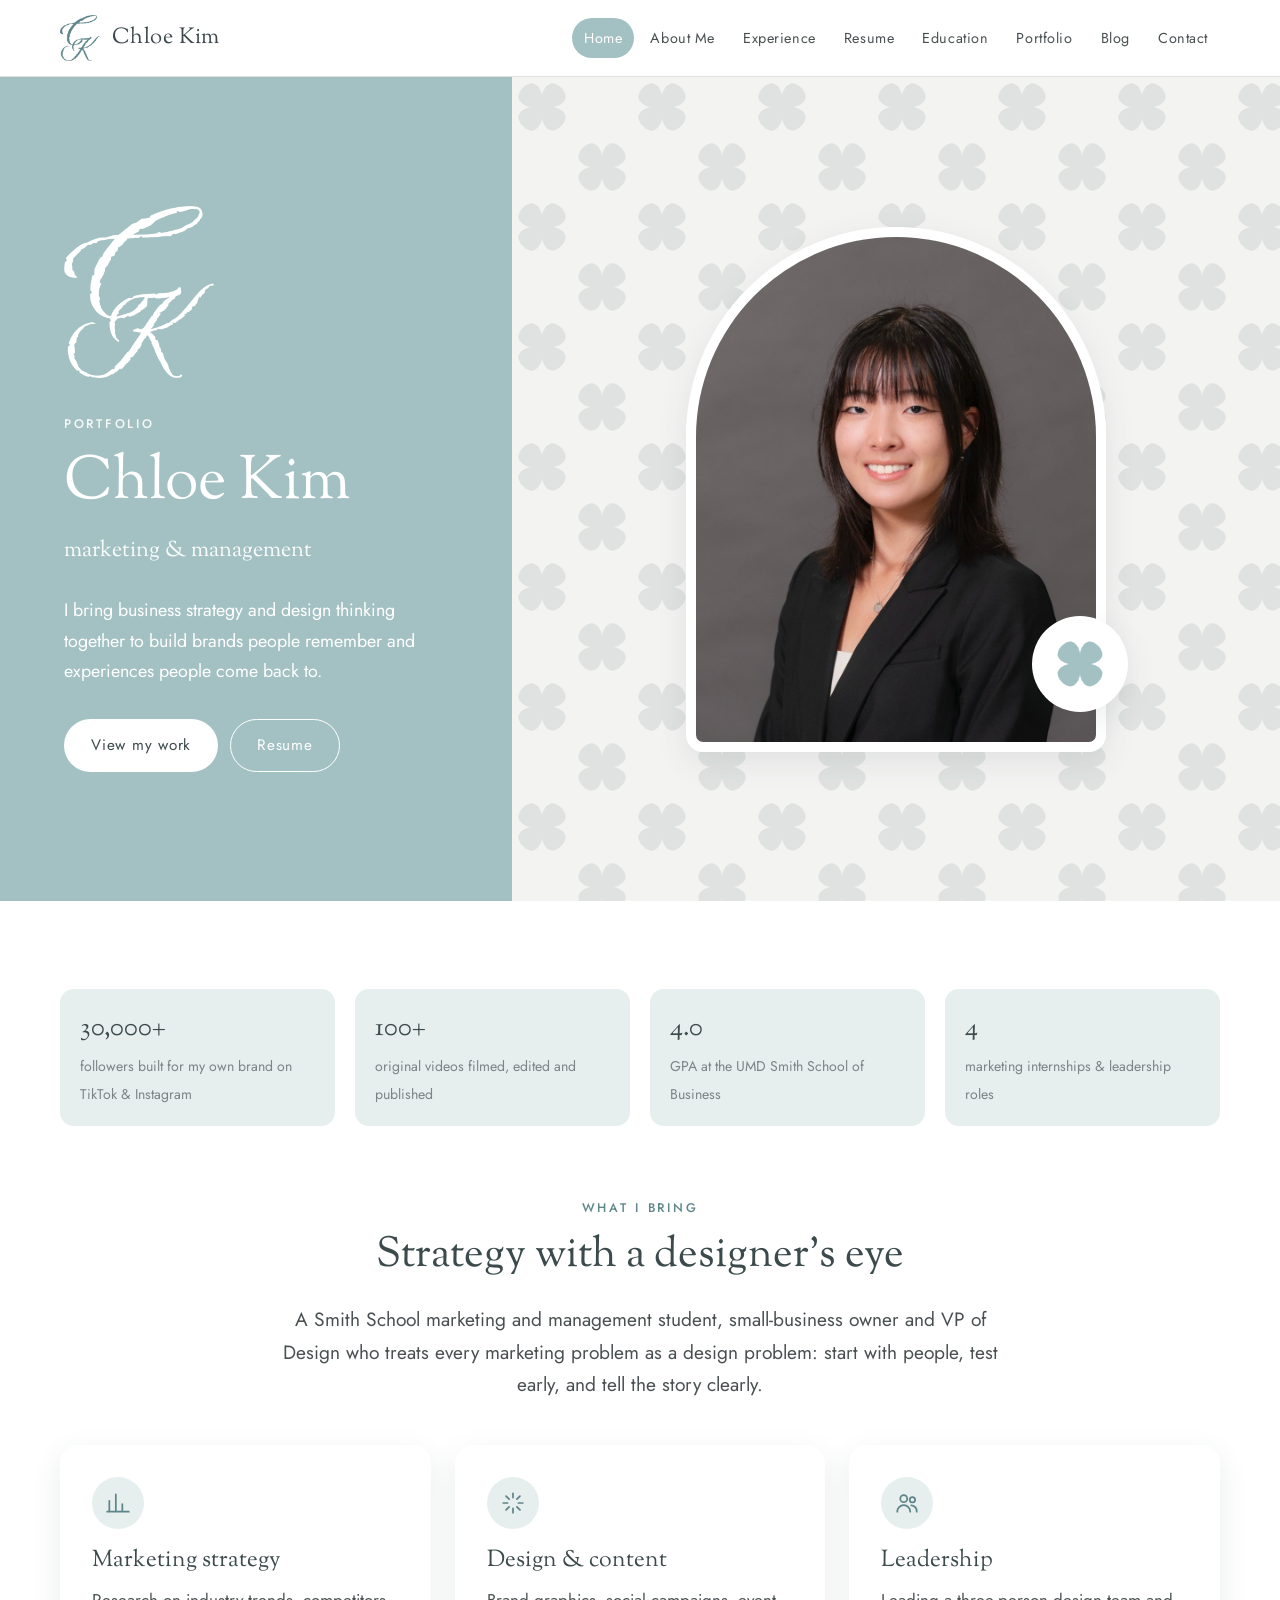
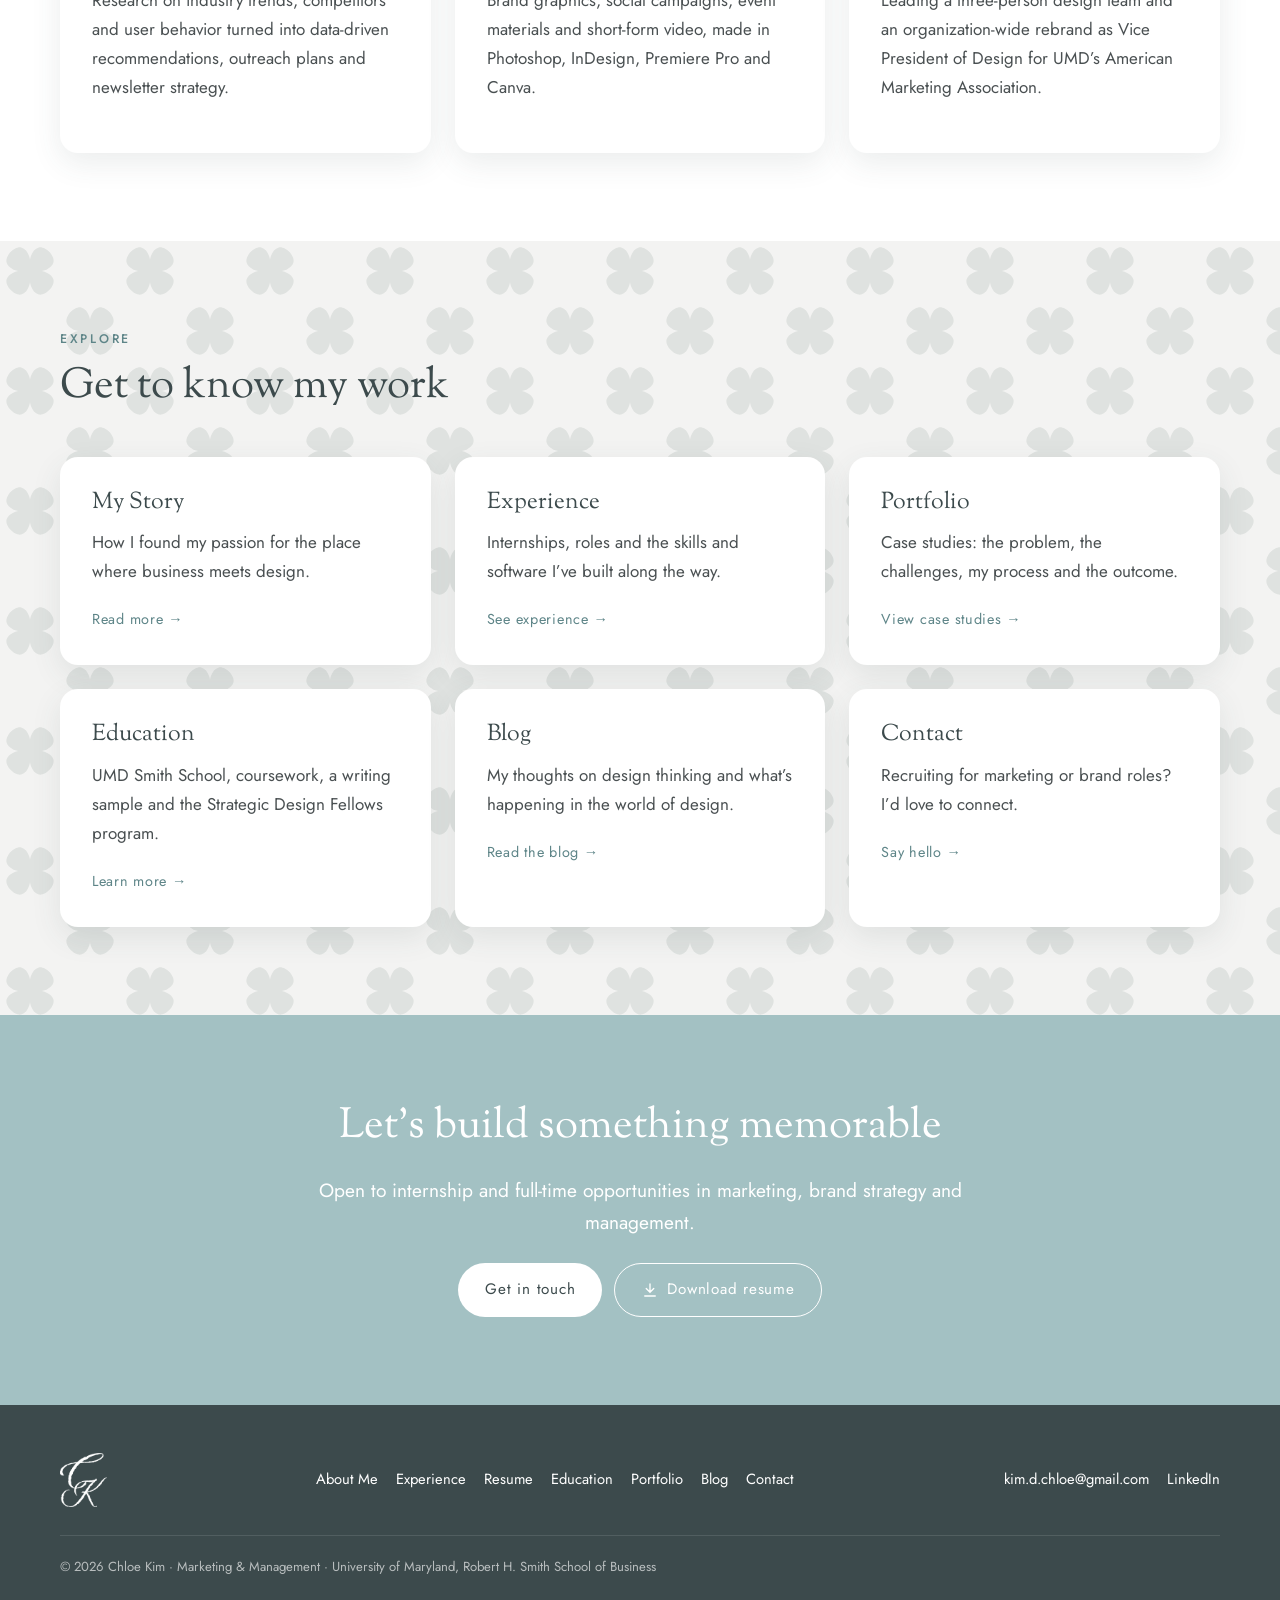
<file: index.html>
<!DOCTYPE html>
<html lang="en">
<head>
<meta charset="utf-8">
<meta name="viewport" content="width=device-width, initial-scale=1">
<title>Chloe Kim | Portfolio</title>
<meta name="description" content="Chloe Kim — marketing & management student at the University of Maryland Smith School of Business and Strategic Design Fellow.">
<meta property="og:title" content="Chloe Kim | Portfolio">
<meta property="og:description" content="Chloe Kim — marketing & management student at the University of Maryland Smith School of Business and Strategic Design Fellow.">
<meta property="og:image" content="assets/img/headshot.jpg">
<link rel="icon" href="assets/img/favicon.svg" type="image/svg+xml">
<link rel="preconnect" href="https://fonts.googleapis.com">
<link rel="preconnect" href="https://fonts.gstatic.com" crossorigin>
<link href="https://fonts.googleapis.com/css2?family=Jost:wght@300;400;500&family=Sorts+Mill+Goudy:ital@0;1&display=swap" rel="stylesheet">
<link rel="stylesheet" href="assets/css/style.css">
</head>
<body>
<a class="skip-link" href="#main">Skip to content</a>
<header class="site-header">
  <nav class="container nav" aria-label="Main">
    <a class="brand" href="index.html" aria-label="Chloe Kim — home">
      <img src="assets/img/logo-teal.png" alt="CK monogram">
      <span>Chloe Kim</span>
    </a>
    <button class="nav-toggle" aria-label="Open menu" aria-expanded="false">
      <svg viewBox="0 0 24 24" fill="none" stroke="currentColor" stroke-width="1.8" stroke-linecap="round"><path d="M4 7h16M4 12h16M4 17h16"/></svg>
    </button>
    <ul class="nav-links">
        <li><a href="index.html" aria-current="page">Home</a></li>
        <li><a href="about.html">About Me</a></li>
        <li><a href="experience.html">Experience</a></li>
        <li><a href="resume.html">Resume</a></li>
        <li><a href="education.html">Education</a></li>
        <li><a href="portfolio.html">Portfolio</a></li>
        <li><a href="blog.html">Blog</a></li>
        <li><a href="contact.html">Contact</a></li>
    </ul>
  </nav>
</header>
<main id="main">
<section class="hero">
  <div class="hero-panel">
    <img class="monogram" src="assets/img/logo-white.png" alt="CK monogram">
    <span class="eyebrow">Portfolio</span>
    <h1>Chloe Kim</h1>
    <div class="role">marketing &amp; management</div>
    <!-- EDIT: your value proposition, in one or two sentences -->
    <p>I bring business strategy and design thinking together to build brands people remember and experiences people come back to.</p>
    <div class="btn-row" style="margin-top:12px">
      <a class="btn btn-light" href="portfolio.html">View my work</a>
      <a class="btn btn-ghost-light" href="resume.html">Resume</a>
    </div>
  </div>
  <div class="hero-photo clover-pattern">
    <div class="photo-frame">
      <img src="assets/img/headshot.jpg" alt="Portrait of Chloe Kim">
      <div class="clover-badge"><svg viewBox="-30 -30 60 60" fill="currentColor" aria-hidden="true"><g transform="rotate(45)"><path d="M0 0C-9-6-15-17-11-24C-7-30 7-30 11-24C15-17 9-6 0 0Z" transform="rotate(0)"/><path d="M0 0C-9-6-15-17-11-24C-7-30 7-30 11-24C15-17 9-6 0 0Z" transform="rotate(90)"/><path d="M0 0C-9-6-15-17-11-24C-7-30 7-30 11-24C15-17 9-6 0 0Z" transform="rotate(180)"/><path d="M0 0C-9-6-15-17-11-24C-7-30 7-30 11-24C15-17 9-6 0 0Z" transform="rotate(270)"/></g></svg></div>
    </div>
  </div>
</section>

<section class="section section--white">
  <div class="container">
    <div class="stat-row stat-row--4 reveal" style="margin:0 0 72px">
      <div class="stat"><strong>30,000+</strong><span>followers built for my own brand on TikTok &amp; Instagram</span></div>
      <div class="stat"><strong>100+</strong><span>original videos filmed, edited and published</span></div>
      <div class="stat"><strong>4.0</strong><span>GPA at the UMD Smith School of Business</span></div>
      <div class="stat"><strong>4</strong><span>marketing internships &amp; leadership roles</span></div>
    </div>
    <div class="section-head center reveal">
      <span class="eyebrow">What I bring</span>
      <h2>Strategy with a designer’s eye</h2>
      <p class="lead" style="margin-inline:auto">A Smith School marketing and management student, small-business owner and VP of Design who treats every marketing problem as a design problem: start with people, test early, and tell the story clearly.</p>
    </div>
    <div class="grid grid-3">
      <div class="card reveal"><div class="icon"><svg viewBox="0 0 24 24" fill="none" stroke="currentColor" stroke-width="1.6" stroke-linecap="round"><path d="M4 20V10M10 20V4M16 20v-7M22 20H2"/></svg></div><h3>Marketing strategy</h3><p>Research on industry trends, competitors and user behavior turned into data-driven recommendations, outreach plans and newsletter strategy.</p></div>
      <div class="card reveal"><div class="icon"><svg viewBox="0 0 24 24" fill="none" stroke="currentColor" stroke-width="1.6" stroke-linecap="round"><path d="M12 3v4M12 17v4M3 12h4M17 12h4M5.6 5.6l2.8 2.8M15.6 15.6l2.8 2.8M5.6 18.4l2.8-2.8M15.6 8.4l2.8-2.8"/></svg></div><h3>Design &amp; content</h3><p>Brand graphics, social campaigns, event materials and short-form video, made in Photoshop, InDesign, Premiere Pro and Canva.</p></div>
      <div class="card reveal"><div class="icon"><svg viewBox="0 0 24 24" fill="none" stroke="currentColor" stroke-width="1.6" stroke-linecap="round"><circle cx="9" cy="8" r="3.2"/><path d="M3 20c0-3.3 2.7-6 6-6s6 2.7 6 6"/><circle cx="17" cy="9" r="2.5"/><path d="M16 14.2c2.9.4 5 2.7 5 5.8"/></svg></div><h3>Leadership</h3><p>Leading a three-person design team and an organization-wide rebrand as Vice President of Design for UMD’s American Marketing Association.</p></div>
    </div>
  </div>
</section>

<section class="section clover-pattern">
  <div class="container">
    <div class="section-head reveal">
      <span class="eyebrow">Explore</span>
      <h2>Get to know my work</h2>
    </div>
    <div class="grid grid-3">
      <a class="card reveal" href="about.html"><h3>My Story</h3><p>How I found my passion for the place where business meets design.</p><span class="more">Read more →</span></a>
      <a class="card reveal" href="experience.html"><h3>Experience</h3><p>Internships, roles and the skills and software I’ve built along the way.</p><span class="more">See experience →</span></a>
      <a class="card reveal" href="portfolio.html"><h3>Portfolio</h3><p>Case studies: the problem, the challenges, my process and the outcome.</p><span class="more">View case studies →</span></a>
      <a class="card reveal" href="education.html"><h3>Education</h3><p>UMD Smith School, coursework, a writing sample and the Strategic Design Fellows program.</p><span class="more">Learn more →</span></a>
      <a class="card reveal" href="blog.html"><h3>Blog</h3><p>My thoughts on design thinking and what’s happening in the world of design.</p><span class="more">Read the blog →</span></a>
      <a class="card reveal" href="contact.html"><h3>Contact</h3><p>Recruiting for marketing or brand roles? I’d love to connect.</p><span class="more">Say hello →</span></a>
    </div>
  </div>
</section>

<section class="section section--teal cta-band">
  <div class="container reveal">
    <h2>Let’s build something memorable</h2>
    <p class="lead" style="color:#fff;margin-inline:auto">Open to internship and full-time opportunities in marketing, brand strategy and management.</p>
    <div class="btn-row">
      <a class="btn btn-light" href="contact.html">Get in touch</a>
      <a class="btn btn-ghost-light" href="assets/docs/Chloe-Kim-Resume.pdf" download><svg viewBox="0 0 24 24" fill="none" stroke="currentColor" stroke-width="1.8" stroke-linecap="round" width="18" height="18"><path d="M12 4v11M7 10l5 5 5-5M5 20h14"/></svg> Download resume</a>
    </div>
  </div>
</section>
</main>
<footer class="site-footer">
  <div class="container">
    <div class="footer-inner">
      <a href="index.html"><img src="assets/img/logo-white.png" alt="CK monogram"></a>
      <ul class="footer-links">
        <li><a href="about.html">About Me</a></li><li><a href="experience.html">Experience</a></li><li><a href="resume.html">Resume</a></li><li><a href="education.html">Education</a></li><li><a href="portfolio.html">Portfolio</a></li><li><a href="blog.html">Blog</a></li><li><a href="contact.html">Contact</a></li>
      </ul>
      <ul class="footer-links">
        <li><a href="mailto:kim.d.chloe@gmail.com">kim.d.chloe@gmail.com</a></li>
        <li><a href="https://www.linkedin.com/in/chloekim3" target="_blank" rel="noopener">LinkedIn</a></li>
      </ul>
    </div>
    <div class="footer-bottom">© <span id="year">2026</span> Chloe Kim · Marketing &amp; Management · University of Maryland, Robert H. Smith School of Business</div>
  </div>
</footer>
<script src="assets/js/main.js"></script>
</body>
</html>
</file>
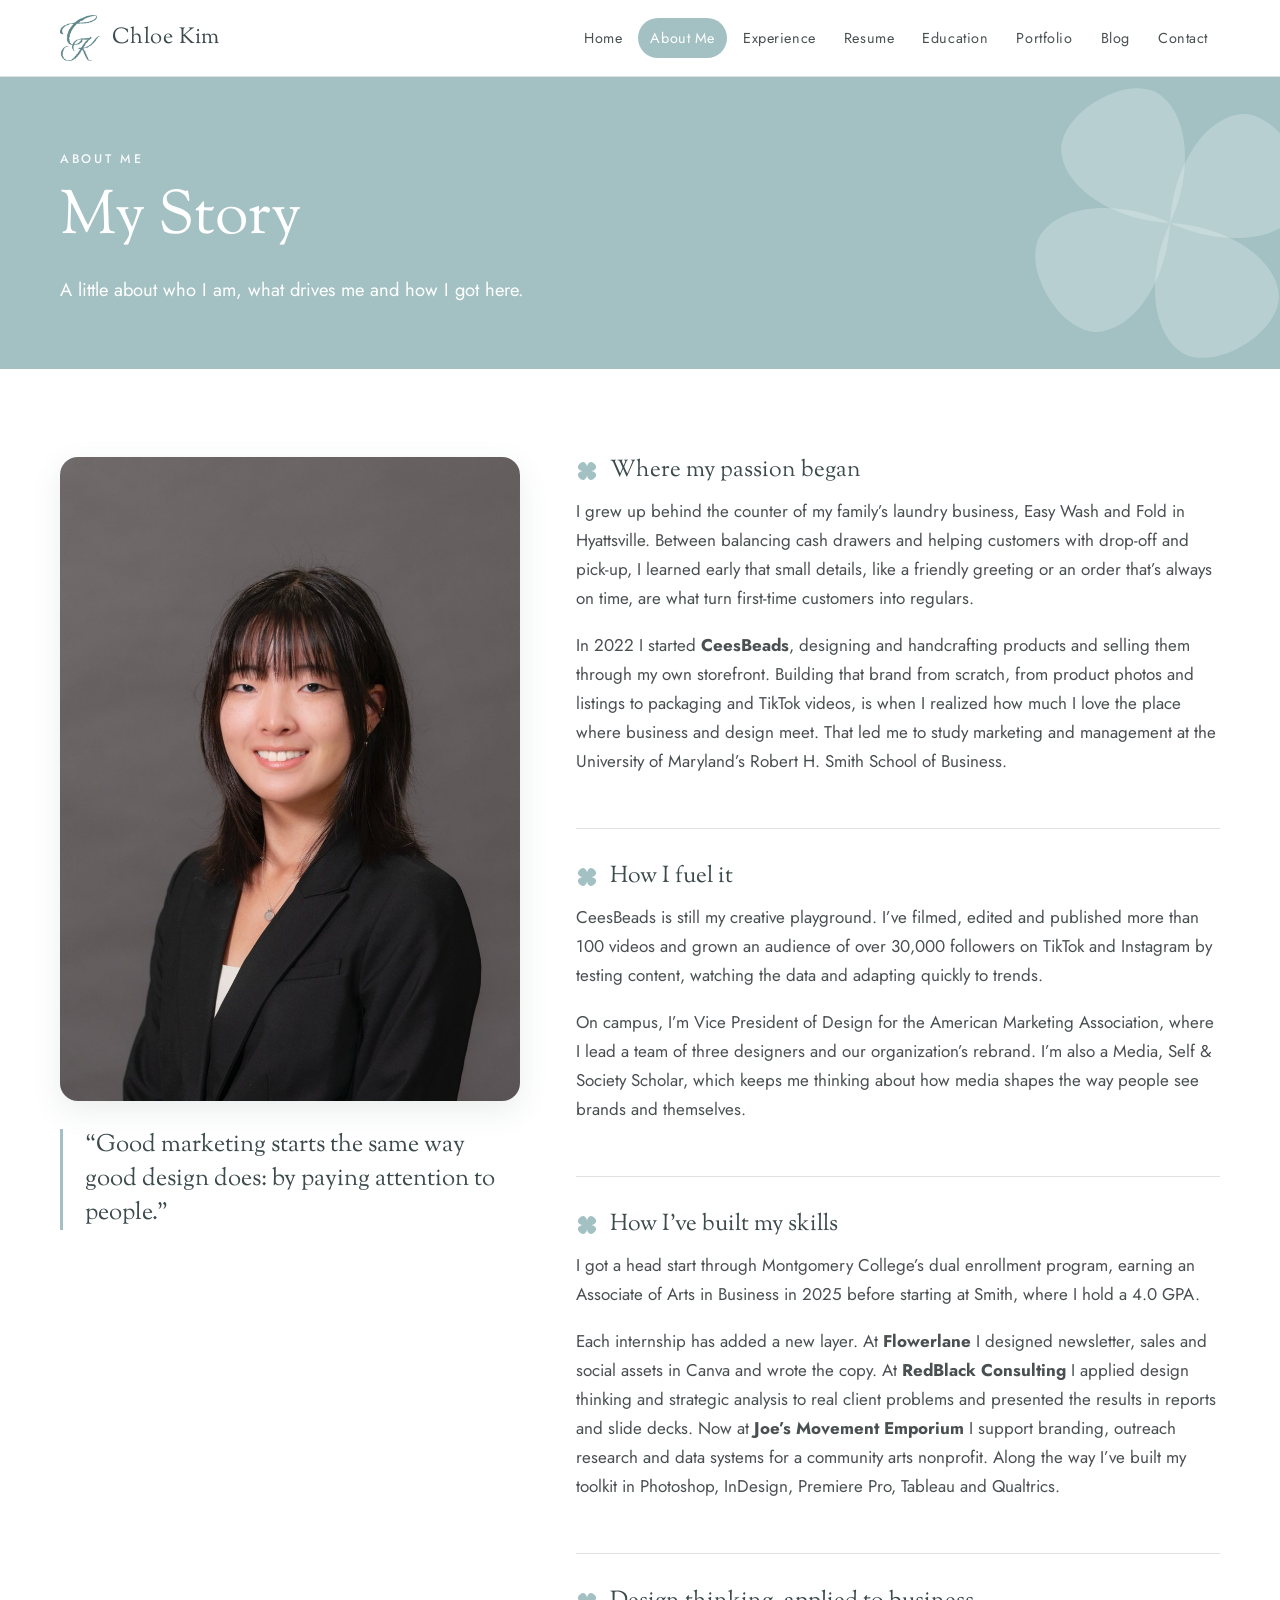
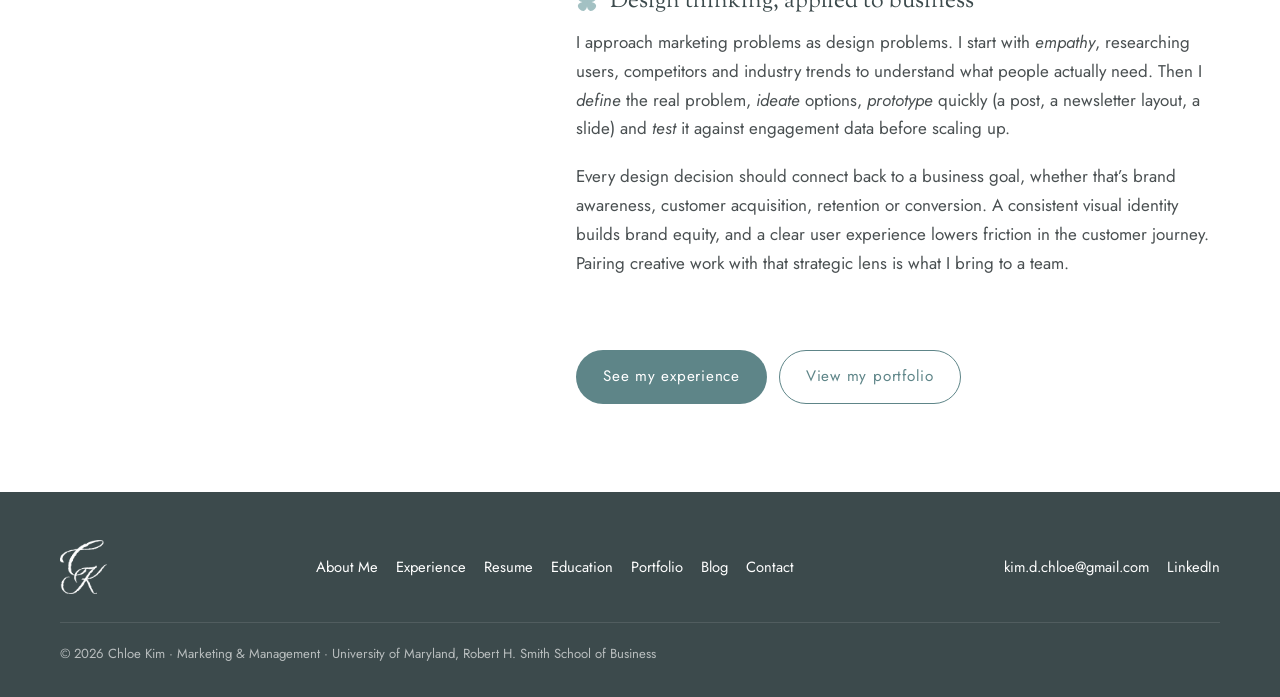
<file: about.html>
<!DOCTYPE html>
<html lang="en">
<head>
<meta charset="utf-8">
<meta name="viewport" content="width=device-width, initial-scale=1">
<title>About Me | Chloe Kim</title>
<meta name="description" content="My story: how I discovered my passion for marketing and design, and how I've built my skills.">
<meta property="og:title" content="About Me | Chloe Kim">
<meta property="og:description" content="My story: how I discovered my passion for marketing and design, and how I've built my skills.">
<meta property="og:image" content="assets/img/headshot.jpg">
<link rel="icon" href="assets/img/favicon.svg" type="image/svg+xml">
<link rel="preconnect" href="https://fonts.googleapis.com">
<link rel="preconnect" href="https://fonts.gstatic.com" crossorigin>
<link href="https://fonts.googleapis.com/css2?family=Jost:wght@300;400;500&family=Sorts+Mill+Goudy:ital@0;1&display=swap" rel="stylesheet">
<link rel="stylesheet" href="assets/css/style.css">
</head>
<body>
<a class="skip-link" href="#main">Skip to content</a>
<header class="site-header">
  <nav class="container nav" aria-label="Main">
    <a class="brand" href="index.html" aria-label="Chloe Kim — home">
      <img src="assets/img/logo-teal.png" alt="CK monogram">
      <span>Chloe Kim</span>
    </a>
    <button class="nav-toggle" aria-label="Open menu" aria-expanded="false">
      <svg viewBox="0 0 24 24" fill="none" stroke="currentColor" stroke-width="1.8" stroke-linecap="round"><path d="M4 7h16M4 12h16M4 17h16"/></svg>
    </button>
    <ul class="nav-links">
        <li><a href="index.html">Home</a></li>
        <li><a href="about.html" aria-current="page">About Me</a></li>
        <li><a href="experience.html">Experience</a></li>
        <li><a href="resume.html">Resume</a></li>
        <li><a href="education.html">Education</a></li>
        <li><a href="portfolio.html">Portfolio</a></li>
        <li><a href="blog.html">Blog</a></li>
        <li><a href="contact.html">Contact</a></li>
    </ul>
  </nav>
</header>
<main id="main">
<section class="page-hero">
  <div class="container">
    <span class="eyebrow">About me</span>
    <h1>My Story</h1>
    <p>A little about who I am, what drives me and how I got here.</p>
  </div>
  <div class="hero-clover"><svg viewBox="-30 -30 60 60" fill="currentColor" aria-hidden="true"><g transform="rotate(45)"><path d="M0 0C-9-6-15-17-11-24C-7-30 7-30 11-24C15-17 9-6 0 0Z" transform="rotate(0)"/><path d="M0 0C-9-6-15-17-11-24C-7-30 7-30 11-24C15-17 9-6 0 0Z" transform="rotate(90)"/><path d="M0 0C-9-6-15-17-11-24C-7-30 7-30 11-24C15-17 9-6 0 0Z" transform="rotate(180)"/><path d="M0 0C-9-6-15-17-11-24C-7-30 7-30 11-24C15-17 9-6 0 0Z" transform="rotate(270)"/></g></svg></div>
</section>
<section class="section section--white">
  <div class="container split">
    <div class="side-photo reveal">
      <img src="assets/img/headshot.jpg" alt="Chloe Kim">
      <p class="quote">“Good marketing starts the same way good design does: by paying attention to people.”</p>
    </div>
    <div>
      <!-- EDIT: this is a first draft written from your resume; make it sound like you -->
      <div class="story-block reveal"><h3><svg viewBox="-30 -30 60 60" fill="currentColor" aria-hidden="true"><g transform="rotate(45)"><path d="M0 0C-9-6-15-17-11-24C-7-30 7-30 11-24C15-17 9-6 0 0Z" transform="rotate(0)"/><path d="M0 0C-9-6-15-17-11-24C-7-30 7-30 11-24C15-17 9-6 0 0Z" transform="rotate(90)"/><path d="M0 0C-9-6-15-17-11-24C-7-30 7-30 11-24C15-17 9-6 0 0Z" transform="rotate(180)"/><path d="M0 0C-9-6-15-17-11-24C-7-30 7-30 11-24C15-17 9-6 0 0Z" transform="rotate(270)"/></g></svg>Where my passion began</h3><p>I grew up behind the counter of my family’s laundry business, Easy Wash and Fold in Hyattsville. Between balancing cash drawers and helping customers with drop-off and pick-up, I learned early that small details, like a friendly greeting or an order that’s always on time, are what turn first-time customers into regulars.</p><p>In 2022 I started <strong>CeesBeads</strong>, designing and handcrafting products and selling them through my own storefront. Building that brand from scratch, from product photos and listings to packaging and TikTok videos, is when I realized how much I love the place where business and design meet. That led me to study marketing and management at the University of Maryland’s Robert H. Smith School of Business.</p></div>
      <div class="story-block reveal"><h3><svg viewBox="-30 -30 60 60" fill="currentColor" aria-hidden="true"><g transform="rotate(45)"><path d="M0 0C-9-6-15-17-11-24C-7-30 7-30 11-24C15-17 9-6 0 0Z" transform="rotate(0)"/><path d="M0 0C-9-6-15-17-11-24C-7-30 7-30 11-24C15-17 9-6 0 0Z" transform="rotate(90)"/><path d="M0 0C-9-6-15-17-11-24C-7-30 7-30 11-24C15-17 9-6 0 0Z" transform="rotate(180)"/><path d="M0 0C-9-6-15-17-11-24C-7-30 7-30 11-24C15-17 9-6 0 0Z" transform="rotate(270)"/></g></svg>How I fuel it</h3><p>CeesBeads is still my creative playground. I’ve filmed, edited and published more than 100 videos and grown an audience of over 30,000 followers on TikTok and Instagram by testing content, watching the data and adapting quickly to trends.</p><p>On campus, I’m Vice President of Design for the American Marketing Association, where I lead a team of three designers and our organization’s rebrand. I’m also a Media, Self &amp; Society Scholar, which keeps me thinking about how media shapes the way people see brands and themselves.</p></div>
      <div class="story-block reveal"><h3><svg viewBox="-30 -30 60 60" fill="currentColor" aria-hidden="true"><g transform="rotate(45)"><path d="M0 0C-9-6-15-17-11-24C-7-30 7-30 11-24C15-17 9-6 0 0Z" transform="rotate(0)"/><path d="M0 0C-9-6-15-17-11-24C-7-30 7-30 11-24C15-17 9-6 0 0Z" transform="rotate(90)"/><path d="M0 0C-9-6-15-17-11-24C-7-30 7-30 11-24C15-17 9-6 0 0Z" transform="rotate(180)"/><path d="M0 0C-9-6-15-17-11-24C-7-30 7-30 11-24C15-17 9-6 0 0Z" transform="rotate(270)"/></g></svg>How I’ve built my skills</h3><p>I got a head start through Montgomery College’s dual enrollment program, earning an Associate of Arts in Business in 2025 before starting at Smith, where I hold a 4.0 GPA.</p><p>Each internship has added a new layer. At <strong>Flowerlane</strong> I designed newsletter, sales and social assets in Canva and wrote the copy. At <strong>RedBlack Consulting</strong> I applied design thinking and strategic analysis to real client problems and presented the results in reports and slide decks. Now at <strong>Joe’s Movement Emporium</strong> I support branding, outreach research and data systems for a community arts nonprofit. Along the way I’ve built my toolkit in Photoshop, InDesign, Premiere Pro, Tableau and Qualtrics.</p></div>
      <div class="story-block reveal"><h3><svg viewBox="-30 -30 60 60" fill="currentColor" aria-hidden="true"><g transform="rotate(45)"><path d="M0 0C-9-6-15-17-11-24C-7-30 7-30 11-24C15-17 9-6 0 0Z" transform="rotate(0)"/><path d="M0 0C-9-6-15-17-11-24C-7-30 7-30 11-24C15-17 9-6 0 0Z" transform="rotate(90)"/><path d="M0 0C-9-6-15-17-11-24C-7-30 7-30 11-24C15-17 9-6 0 0Z" transform="rotate(180)"/><path d="M0 0C-9-6-15-17-11-24C-7-30 7-30 11-24C15-17 9-6 0 0Z" transform="rotate(270)"/></g></svg>Design thinking, applied to business</h3><p>I approach marketing problems as design problems. I start with <em>empathy</em>, researching users, competitors and industry trends to understand what people actually need. Then I <em>define</em> the real problem, <em>ideate</em> options, <em>prototype</em> quickly (a post, a newsletter layout, a slide) and <em>test</em> it against engagement data before scaling up.</p><p>Every design decision should connect back to a business goal, whether that’s brand awareness, customer acquisition, retention or conversion. A consistent visual identity builds brand equity, and a clear user experience lowers friction in the customer journey. Pairing creative work with that strategic lens is what I bring to a team.</p></div>
      <div class="btn-row" style="margin-top:20px">
        <a class="btn btn-primary" href="experience.html">See my experience</a>
        <a class="btn btn-outline" href="portfolio.html">View my portfolio</a>
      </div>
    </div>
  </div>
</section>
</main>
<footer class="site-footer">
  <div class="container">
    <div class="footer-inner">
      <a href="index.html"><img src="assets/img/logo-white.png" alt="CK monogram"></a>
      <ul class="footer-links">
        <li><a href="about.html">About Me</a></li><li><a href="experience.html">Experience</a></li><li><a href="resume.html">Resume</a></li><li><a href="education.html">Education</a></li><li><a href="portfolio.html">Portfolio</a></li><li><a href="blog.html">Blog</a></li><li><a href="contact.html">Contact</a></li>
      </ul>
      <ul class="footer-links">
        <li><a href="mailto:kim.d.chloe@gmail.com">kim.d.chloe@gmail.com</a></li>
        <li><a href="https://www.linkedin.com/in/chloekim3" target="_blank" rel="noopener">LinkedIn</a></li>
      </ul>
    </div>
    <div class="footer-bottom">© <span id="year">2026</span> Chloe Kim · Marketing &amp; Management · University of Maryland, Robert H. Smith School of Business</div>
  </div>
</footer>
<script src="assets/js/main.js"></script>
</body>
</html>
</file>
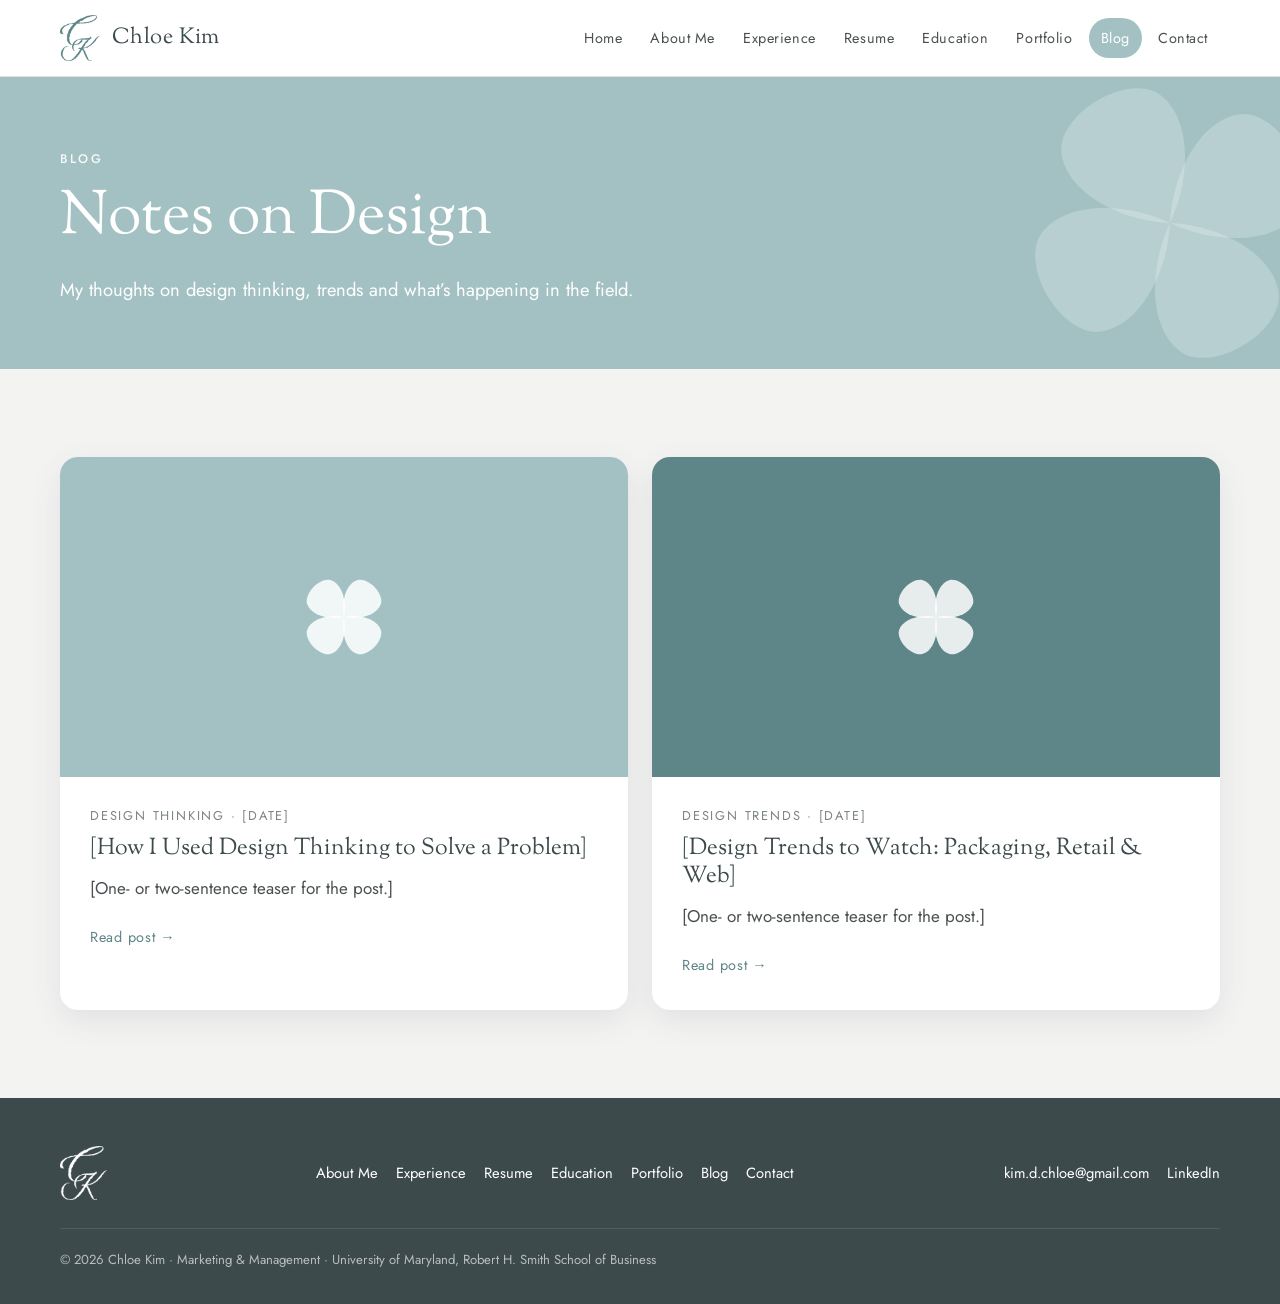
<file: blog.html>
<!DOCTYPE html>
<html lang="en">
<head>
<meta charset="utf-8">
<meta name="viewport" content="width=device-width, initial-scale=1">
<title>Blog | Chloe Kim</title>
<meta name="description" content="Chloe Kim's thoughts on design thinking and design trends.">
<meta property="og:title" content="Blog | Chloe Kim">
<meta property="og:description" content="Chloe Kim's thoughts on design thinking and design trends.">
<meta property="og:image" content="assets/img/headshot.jpg">
<link rel="icon" href="assets/img/favicon.svg" type="image/svg+xml">
<link rel="preconnect" href="https://fonts.googleapis.com">
<link rel="preconnect" href="https://fonts.gstatic.com" crossorigin>
<link href="https://fonts.googleapis.com/css2?family=Jost:wght@300;400;500&family=Sorts+Mill+Goudy:ital@0;1&display=swap" rel="stylesheet">
<link rel="stylesheet" href="assets/css/style.css">
</head>
<body>
<a class="skip-link" href="#main">Skip to content</a>
<header class="site-header">
  <nav class="container nav" aria-label="Main">
    <a class="brand" href="index.html" aria-label="Chloe Kim — home">
      <img src="assets/img/logo-teal.png" alt="CK monogram">
      <span>Chloe Kim</span>
    </a>
    <button class="nav-toggle" aria-label="Open menu" aria-expanded="false">
      <svg viewBox="0 0 24 24" fill="none" stroke="currentColor" stroke-width="1.8" stroke-linecap="round"><path d="M4 7h16M4 12h16M4 17h16"/></svg>
    </button>
    <ul class="nav-links">
        <li><a href="index.html">Home</a></li>
        <li><a href="about.html">About Me</a></li>
        <li><a href="experience.html">Experience</a></li>
        <li><a href="resume.html">Resume</a></li>
        <li><a href="education.html">Education</a></li>
        <li><a href="portfolio.html">Portfolio</a></li>
        <li><a href="blog.html" aria-current="page">Blog</a></li>
        <li><a href="contact.html">Contact</a></li>
    </ul>
  </nav>
</header>
<main id="main">
<section class="page-hero">
  <div class="container">
    <span class="eyebrow">Blog</span>
    <h1>Notes on Design</h1>
    <p>My thoughts on design thinking, trends and what’s happening in the field.</p>
  </div>
  <div class="hero-clover"><svg viewBox="-30 -30 60 60" fill="currentColor" aria-hidden="true"><g transform="rotate(45)"><path d="M0 0C-9-6-15-17-11-24C-7-30 7-30 11-24C15-17 9-6 0 0Z" transform="rotate(0)"/><path d="M0 0C-9-6-15-17-11-24C-7-30 7-30 11-24C15-17 9-6 0 0Z" transform="rotate(90)"/><path d="M0 0C-9-6-15-17-11-24C-7-30 7-30 11-24C15-17 9-6 0 0Z" transform="rotate(180)"/><path d="M0 0C-9-6-15-17-11-24C-7-30 7-30 11-24C15-17 9-6 0 0Z" transform="rotate(270)"/></g></svg></div>
</section>
<section class="section">
  <div class="container">
    <div class="grid grid-2">
      <a class="card post-card reveal" href="post-design-thinking.html">
        <div class="post-thumb" style="background:var(--teal)"><svg viewBox="-30 -30 60 60" fill="currentColor" aria-hidden="true"><g transform="rotate(45)"><path d="M0 0C-9-6-15-17-11-24C-7-30 7-30 11-24C15-17 9-6 0 0Z" transform="rotate(0)"/><path d="M0 0C-9-6-15-17-11-24C-7-30 7-30 11-24C15-17 9-6 0 0Z" transform="rotate(90)"/><path d="M0 0C-9-6-15-17-11-24C-7-30 7-30 11-24C15-17 9-6 0 0Z" transform="rotate(180)"/><path d="M0 0C-9-6-15-17-11-24C-7-30 7-30 11-24C15-17 9-6 0 0Z" transform="rotate(270)"/></g></svg></div>
        <div class="post-body">
          <div class="post-meta">Design thinking · [Date]</div>
          <h3>[How I Used Design Thinking to Solve a Problem]</h3>
          <p>[One- or two-sentence teaser for the post.]</p>
          <span class="more">Read post →</span>
        </div>
      </a>
      <a class="card post-card reveal" href="post-design-trends.html">
        <div class="post-thumb" style="background:var(--teal-deep)"><svg viewBox="-30 -30 60 60" fill="currentColor" aria-hidden="true"><g transform="rotate(45)"><path d="M0 0C-9-6-15-17-11-24C-7-30 7-30 11-24C15-17 9-6 0 0Z" transform="rotate(0)"/><path d="M0 0C-9-6-15-17-11-24C-7-30 7-30 11-24C15-17 9-6 0 0Z" transform="rotate(90)"/><path d="M0 0C-9-6-15-17-11-24C-7-30 7-30 11-24C15-17 9-6 0 0Z" transform="rotate(180)"/><path d="M0 0C-9-6-15-17-11-24C-7-30 7-30 11-24C15-17 9-6 0 0Z" transform="rotate(270)"/></g></svg></div>
        <div class="post-body">
          <div class="post-meta">Design trends · [Date]</div>
          <h3>[Design Trends to Watch: Packaging, Retail &amp; Web]</h3>
          <p>[One- or two-sentence teaser for the post.]</p>
          <span class="more">Read post →</span>
        </div>
      </a>
    </div>
  </div>
</section>
</main>
<footer class="site-footer">
  <div class="container">
    <div class="footer-inner">
      <a href="index.html"><img src="assets/img/logo-white.png" alt="CK monogram"></a>
      <ul class="footer-links">
        <li><a href="about.html">About Me</a></li><li><a href="experience.html">Experience</a></li><li><a href="resume.html">Resume</a></li><li><a href="education.html">Education</a></li><li><a href="portfolio.html">Portfolio</a></li><li><a href="blog.html">Blog</a></li><li><a href="contact.html">Contact</a></li>
      </ul>
      <ul class="footer-links">
        <li><a href="mailto:kim.d.chloe@gmail.com">kim.d.chloe@gmail.com</a></li>
        <li><a href="https://www.linkedin.com/in/chloekim3" target="_blank" rel="noopener">LinkedIn</a></li>
      </ul>
    </div>
    <div class="footer-bottom">© <span id="year">2026</span> Chloe Kim · Marketing &amp; Management · University of Maryland, Robert H. Smith School of Business</div>
  </div>
</footer>
<script src="assets/js/main.js"></script>
</body>
</html>
</file>
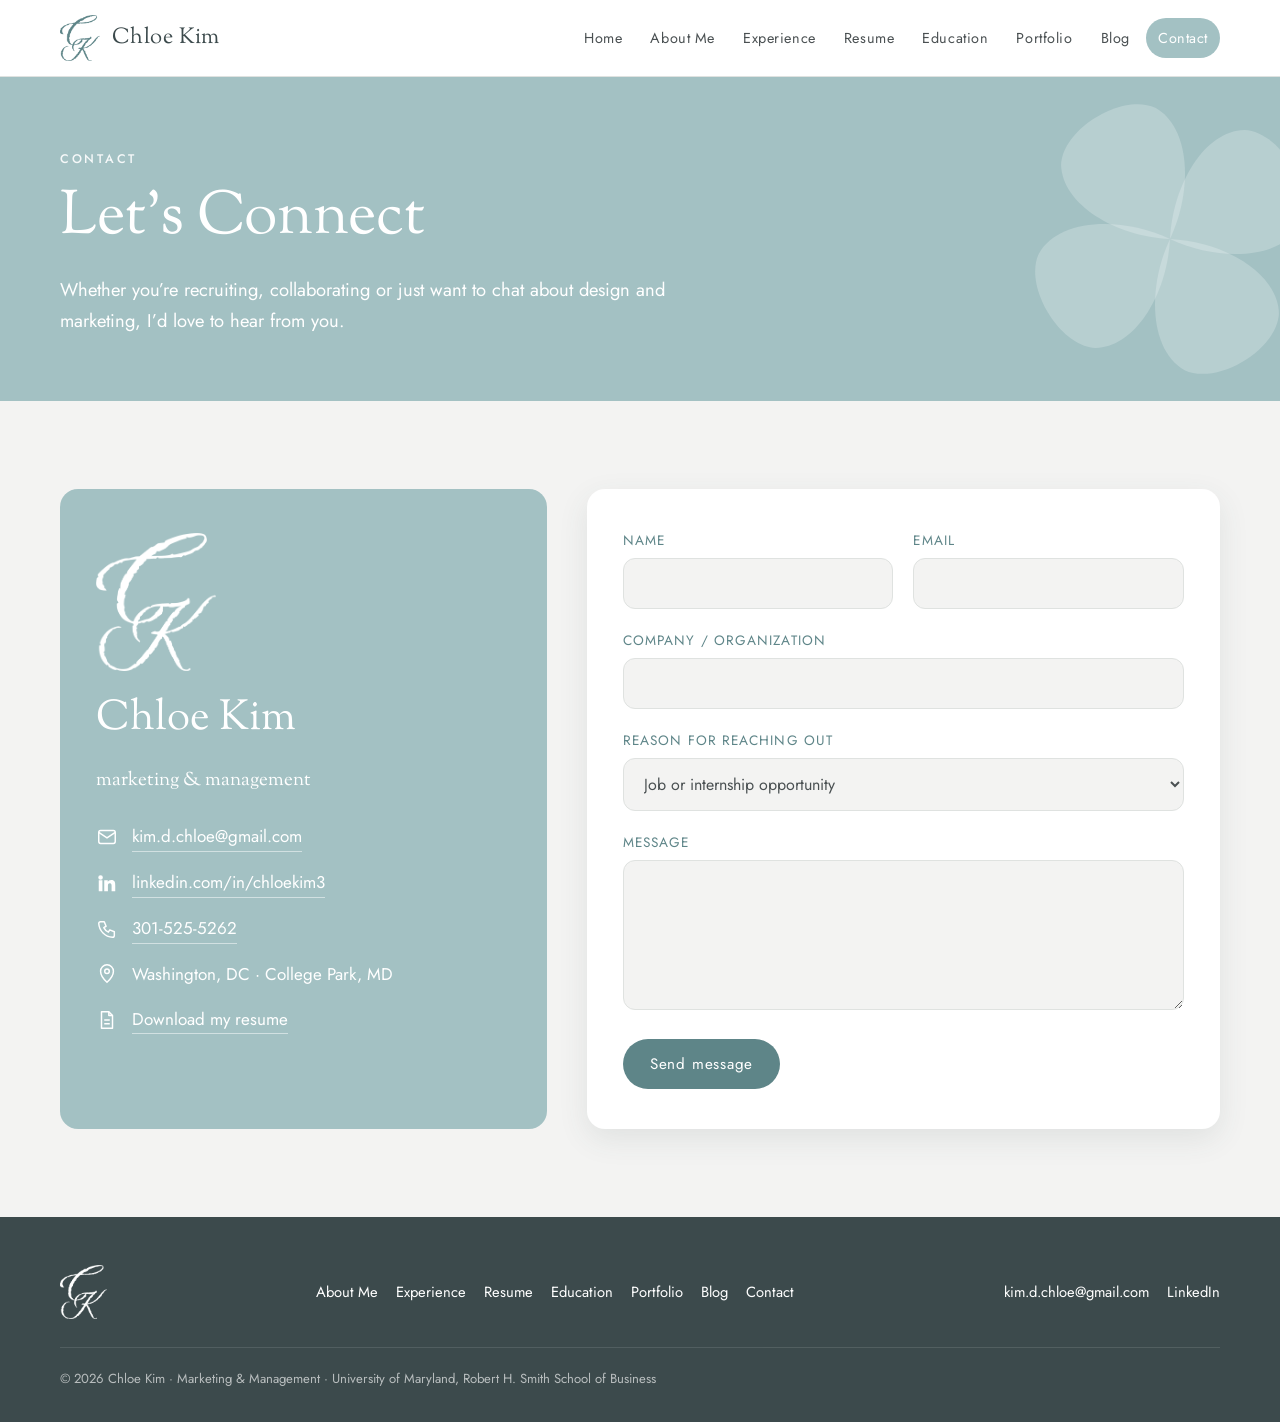
<file: contact.html>
<!DOCTYPE html>
<html lang="en">
<head>
<meta charset="utf-8">
<meta name="viewport" content="width=device-width, initial-scale=1">
<title>Contact | Chloe Kim</title>
<meta name="description" content="Get in touch with Chloe Kim.">
<meta property="og:title" content="Contact | Chloe Kim">
<meta property="og:description" content="Get in touch with Chloe Kim.">
<meta property="og:image" content="assets/img/headshot.jpg">
<link rel="icon" href="assets/img/favicon.svg" type="image/svg+xml">
<link rel="preconnect" href="https://fonts.googleapis.com">
<link rel="preconnect" href="https://fonts.gstatic.com" crossorigin>
<link href="https://fonts.googleapis.com/css2?family=Jost:wght@300;400;500&family=Sorts+Mill+Goudy:ital@0;1&display=swap" rel="stylesheet">
<link rel="stylesheet" href="assets/css/style.css">
</head>
<body>
<a class="skip-link" href="#main">Skip to content</a>
<header class="site-header">
  <nav class="container nav" aria-label="Main">
    <a class="brand" href="index.html" aria-label="Chloe Kim — home">
      <img src="assets/img/logo-teal.png" alt="CK monogram">
      <span>Chloe Kim</span>
    </a>
    <button class="nav-toggle" aria-label="Open menu" aria-expanded="false">
      <svg viewBox="0 0 24 24" fill="none" stroke="currentColor" stroke-width="1.8" stroke-linecap="round"><path d="M4 7h16M4 12h16M4 17h16"/></svg>
    </button>
    <ul class="nav-links">
        <li><a href="index.html">Home</a></li>
        <li><a href="about.html">About Me</a></li>
        <li><a href="experience.html">Experience</a></li>
        <li><a href="resume.html">Resume</a></li>
        <li><a href="education.html">Education</a></li>
        <li><a href="portfolio.html">Portfolio</a></li>
        <li><a href="blog.html">Blog</a></li>
        <li><a href="contact.html" aria-current="page">Contact</a></li>
    </ul>
  </nav>
</header>
<main id="main">
<section class="page-hero">
  <div class="container">
    <span class="eyebrow">Contact</span>
    <h1>Let’s Connect</h1>
    <p>Whether you’re recruiting, collaborating or just want to chat about design and marketing, I’d love to hear from you.</p>
  </div>
  <div class="hero-clover"><svg viewBox="-30 -30 60 60" fill="currentColor" aria-hidden="true"><g transform="rotate(45)"><path d="M0 0C-9-6-15-17-11-24C-7-30 7-30 11-24C15-17 9-6 0 0Z" transform="rotate(0)"/><path d="M0 0C-9-6-15-17-11-24C-7-30 7-30 11-24C15-17 9-6 0 0Z" transform="rotate(90)"/><path d="M0 0C-9-6-15-17-11-24C-7-30 7-30 11-24C15-17 9-6 0 0Z" transform="rotate(180)"/><path d="M0 0C-9-6-15-17-11-24C-7-30 7-30 11-24C15-17 9-6 0 0Z" transform="rotate(270)"/></g></svg></div>
</section>
<section class="section">
  <div class="container contact-grid">
    <div class="contact-card reveal">
      <img class="monogram" src="assets/img/logo-white.png" alt="CK monogram">
      <h2>Chloe Kim</h2>
      <p style="font-family:var(--serif);font-size:1.2rem;margin:0">marketing &amp; management</p>
      <ul class="contact-list">
        <li><svg viewBox="0 0 24 24" fill="none" stroke="currentColor" stroke-width="1.6"><rect x="3" y="5" width="18" height="14" rx="2"/><path d="M3 7l9 6 9-6"/></svg><a href="mailto:kim.d.chloe@gmail.com">kim.d.chloe@gmail.com</a></li>
        <li><svg viewBox="0 0 24 24" fill="currentColor"><path d="M4.98 3.5a2.5 2.5 0 11-.01 5 2.5 2.5 0 01.01-5zM3 9h4v12H3zM9 9h3.8v1.7h.05c.53-1 1.83-2.05 3.77-2.05C20.6 8.65 21 11.3 21 14.7V21h-4v-5.6c0-1.34-.03-3.06-1.86-3.06-1.87 0-2.15 1.46-2.15 2.96V21H9z"/></svg><a href="https://www.linkedin.com/in/chloekim3" target="_blank" rel="noopener">linkedin.com/in/chloekim3</a></li>
        <li><svg viewBox="0 0 24 24" fill="none" stroke="currentColor" stroke-width="1.6" stroke-linejoin="round"><path d="M5 4h4l2 5-2.5 1.5a11 11 0 005 5L15 13l5 2v4a2 2 0 01-2 2A16 16 0 013 6a2 2 0 012-2z"/></svg><a href="tel:+13015255262">301-525-5262</a></li>
        <li><svg viewBox="0 0 24 24" fill="none" stroke="currentColor" stroke-width="1.6"><path d="M12 21s7-6.2 7-12a7 7 0 10-14 0c0 5.8 7 12 7 12z"/><circle cx="12" cy="9" r="2.5"/></svg><span>Washington, DC · College Park, MD</span></li>
        <li><svg viewBox="0 0 24 24" fill="none" stroke="currentColor" stroke-width="1.6" stroke-linejoin="round"><path d="M6 3h8l4 4v14H6z"/><path d="M14 3v4h4M9 12h6M9 16h6"/></svg><a href="assets/docs/Chloe-Kim-Resume.pdf" download>Download my resume</a></li>
      </ul>
    </div>
    <!-- Form is delivered by FormSubmit (free). The first submission sends a confirmation email you must click once. -->
    <form class="contact-form reveal" action="https://formsubmit.co/kim.d.chloe@gmail.com" method="POST">
      <input type="hidden" name="_subject" value="New message from your portfolio site">
      <input type="hidden" name="_template" value="table">
      <input type="text" name="_honey" style="display:none" tabindex="-1" autocomplete="off">
      <div class="grid grid-2" style="gap:0 20px">
        <div class="field"><label for="name">Name</label><input id="name" name="name" required autocomplete="name"></div>
        <div class="field"><label for="email">Email</label><input id="email" type="email" name="email" required autocomplete="email"></div>
      </div>
      <div class="field"><label for="org">Company / organization</label><input id="org" name="company" autocomplete="organization"></div>
      <div class="field"><label for="reason">Reason for reaching out</label>
        <select id="reason" name="reason"><option>Job or internship opportunity</option><option>Project collaboration</option><option>Networking</option><option>Other</option></select></div>
      <div class="field"><label for="msg">Message</label><textarea id="msg" name="message" required></textarea></div>
      <button class="btn btn-primary" type="submit">Send message</button>
    </form>
  </div>
</section>
</main>
<footer class="site-footer">
  <div class="container">
    <div class="footer-inner">
      <a href="index.html"><img src="assets/img/logo-white.png" alt="CK monogram"></a>
      <ul class="footer-links">
        <li><a href="about.html">About Me</a></li><li><a href="experience.html">Experience</a></li><li><a href="resume.html">Resume</a></li><li><a href="education.html">Education</a></li><li><a href="portfolio.html">Portfolio</a></li><li><a href="blog.html">Blog</a></li><li><a href="contact.html">Contact</a></li>
      </ul>
      <ul class="footer-links">
        <li><a href="mailto:kim.d.chloe@gmail.com">kim.d.chloe@gmail.com</a></li>
        <li><a href="https://www.linkedin.com/in/chloekim3" target="_blank" rel="noopener">LinkedIn</a></li>
      </ul>
    </div>
    <div class="footer-bottom">© <span id="year">2026</span> Chloe Kim · Marketing &amp; Management · University of Maryland, Robert H. Smith School of Business</div>
  </div>
</footer>
<script src="assets/js/main.js"></script>
</body>
</html>
</file>
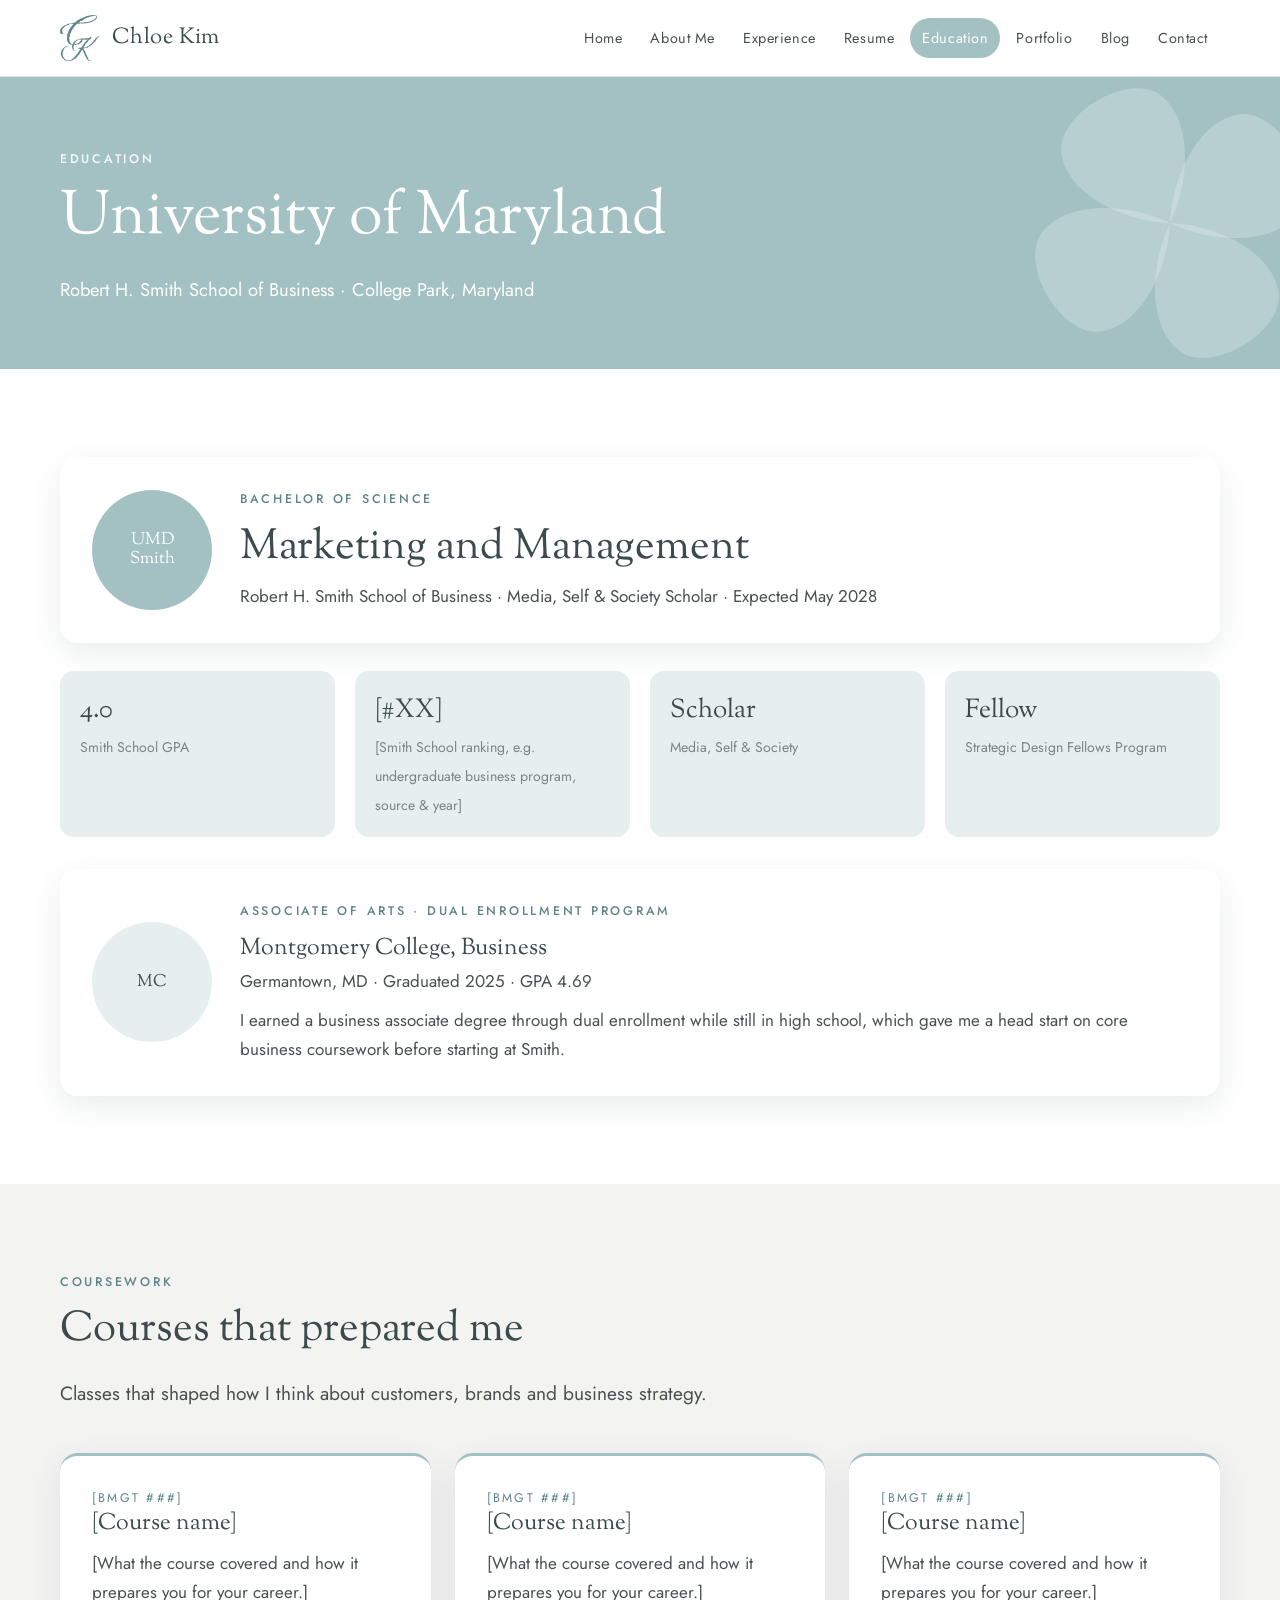
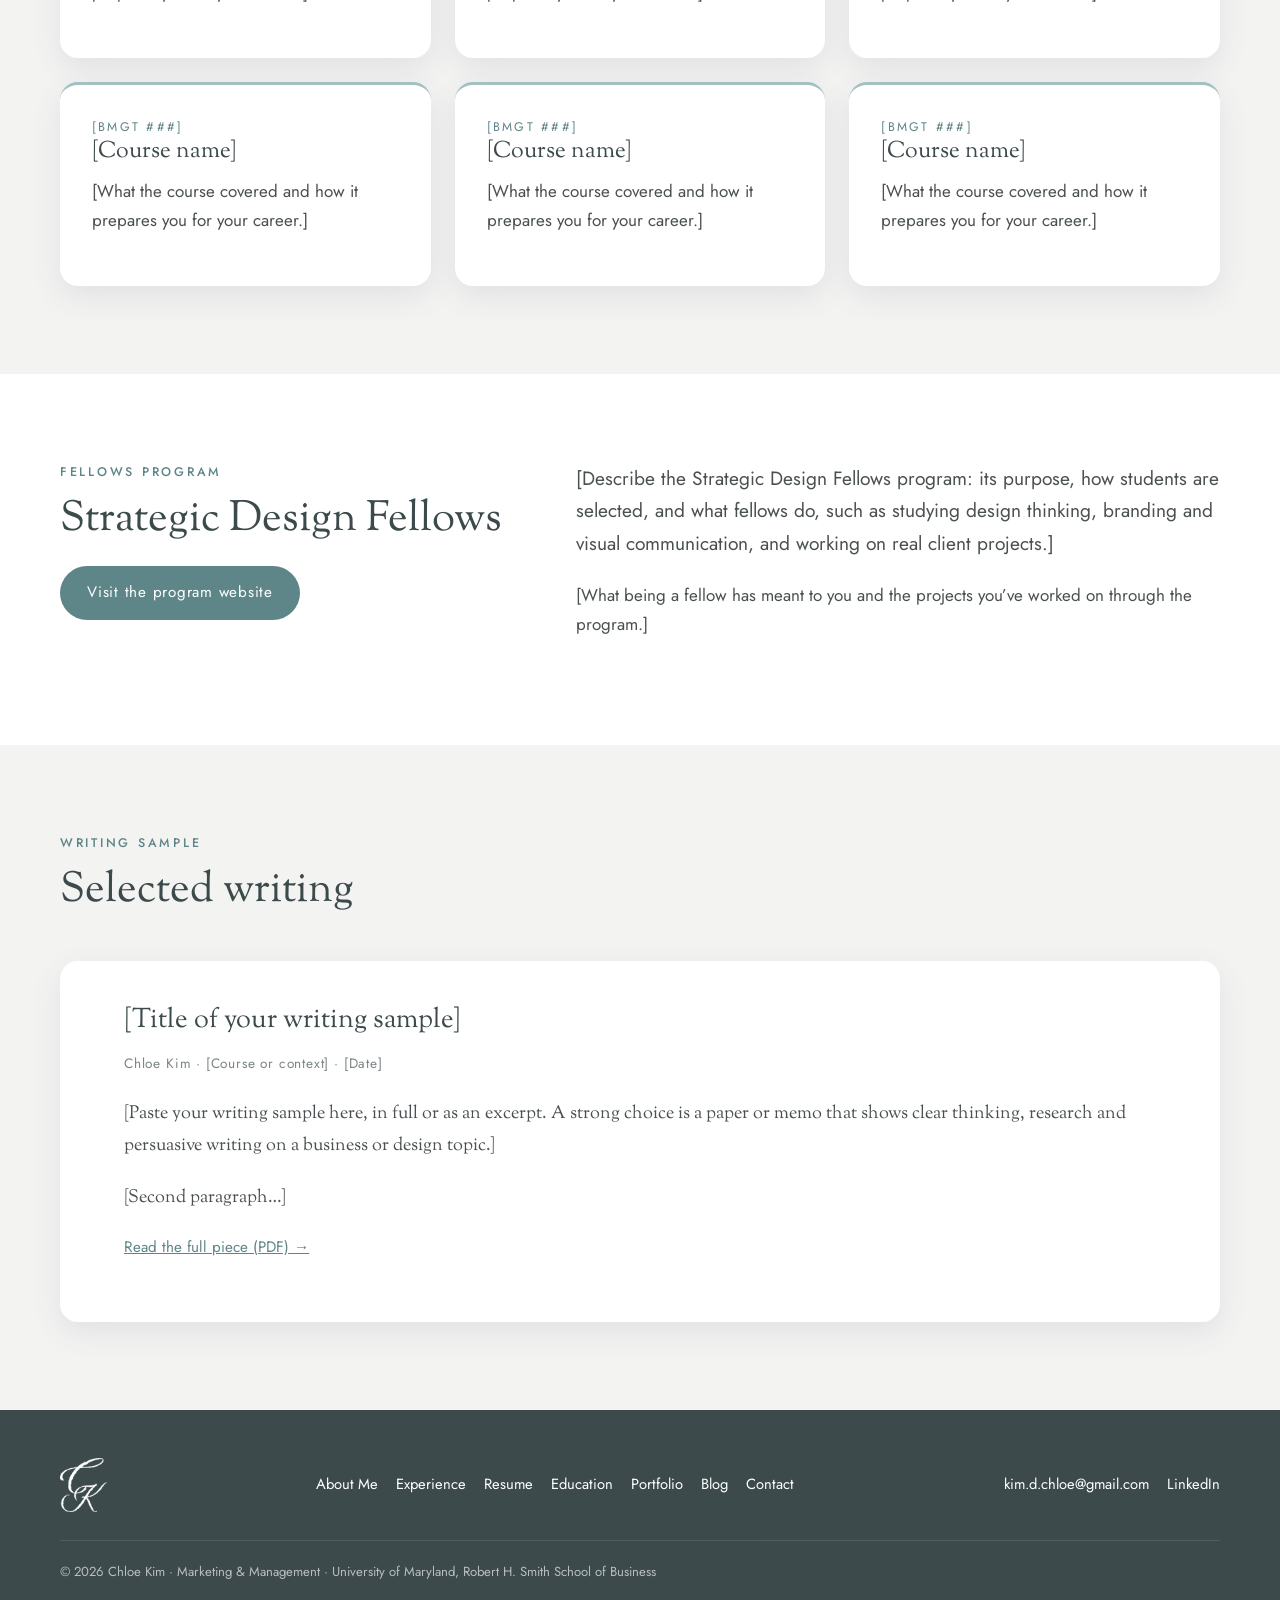
<file: education.html>
<!DOCTYPE html>
<html lang="en">
<head>
<meta charset="utf-8">
<meta name="viewport" content="width=device-width, initial-scale=1">
<title>Education | Chloe Kim</title>
<meta name="description" content="University of Maryland, Robert H. Smith School of Business: coursework, writing sample and the Strategic Design Fellows program.">
<meta property="og:title" content="Education | Chloe Kim">
<meta property="og:description" content="University of Maryland, Robert H. Smith School of Business: coursework, writing sample and the Strategic Design Fellows program.">
<meta property="og:image" content="assets/img/headshot.jpg">
<link rel="icon" href="assets/img/favicon.svg" type="image/svg+xml">
<link rel="preconnect" href="https://fonts.googleapis.com">
<link rel="preconnect" href="https://fonts.gstatic.com" crossorigin>
<link href="https://fonts.googleapis.com/css2?family=Jost:wght@300;400;500&family=Sorts+Mill+Goudy:ital@0;1&display=swap" rel="stylesheet">
<link rel="stylesheet" href="assets/css/style.css">
</head>
<body>
<a class="skip-link" href="#main">Skip to content</a>
<header class="site-header">
  <nav class="container nav" aria-label="Main">
    <a class="brand" href="index.html" aria-label="Chloe Kim — home">
      <img src="assets/img/logo-teal.png" alt="CK monogram">
      <span>Chloe Kim</span>
    </a>
    <button class="nav-toggle" aria-label="Open menu" aria-expanded="false">
      <svg viewBox="0 0 24 24" fill="none" stroke="currentColor" stroke-width="1.8" stroke-linecap="round"><path d="M4 7h16M4 12h16M4 17h16"/></svg>
    </button>
    <ul class="nav-links">
        <li><a href="index.html">Home</a></li>
        <li><a href="about.html">About Me</a></li>
        <li><a href="experience.html">Experience</a></li>
        <li><a href="resume.html">Resume</a></li>
        <li><a href="education.html" aria-current="page">Education</a></li>
        <li><a href="portfolio.html">Portfolio</a></li>
        <li><a href="blog.html">Blog</a></li>
        <li><a href="contact.html">Contact</a></li>
    </ul>
  </nav>
</header>
<main id="main">
<section class="page-hero">
  <div class="container">
    <span class="eyebrow">Education</span>
    <h1>University of Maryland</h1>
    <p>Robert H. Smith School of Business · College Park, Maryland</p>
  </div>
  <div class="hero-clover"><svg viewBox="-30 -30 60 60" fill="currentColor" aria-hidden="true"><g transform="rotate(45)"><path d="M0 0C-9-6-15-17-11-24C-7-30 7-30 11-24C15-17 9-6 0 0Z" transform="rotate(0)"/><path d="M0 0C-9-6-15-17-11-24C-7-30 7-30 11-24C15-17 9-6 0 0Z" transform="rotate(90)"/><path d="M0 0C-9-6-15-17-11-24C-7-30 7-30 11-24C15-17 9-6 0 0Z" transform="rotate(180)"/><path d="M0 0C-9-6-15-17-11-24C-7-30 7-30 11-24C15-17 9-6 0 0Z" transform="rotate(270)"/></g></svg></div>
</section>
<section class="section section--white">
  <div class="container">
    <div class="card edu-card reveal">
      <div class="edu-seal">UMD<br>Smith</div>
      <div>
        <span class="eyebrow">Bachelor of Science</span>
        <h2 style="margin-bottom:.2em">Marketing and Management</h2>
        <p style="margin:0">Robert H. Smith School of Business · Media, Self &amp; Society Scholar · Expected May 2028</p>
      </div>
    </div>
    <div class="stat-row stat-row--4 reveal">
      <div class="stat"><strong>4.0</strong><span>Smith School GPA</span></div>
      <!-- EDIT: add the Smith School ranking you'd like to feature, with its source & year -->
      <div class="stat"><strong>[#XX]</strong><span>[Smith School ranking, e.g. undergraduate business program, source &amp; year]</span></div>
      <div class="stat"><strong>Scholar</strong><span>Media, Self &amp; Society</span></div>
      <div class="stat"><strong>Fellow</strong><span>Strategic Design Fellows Program</span></div>
    </div>
    <div class="card edu-card reveal" style="margin-top:32px">
      <div class="edu-seal" style="background:var(--teal-wash);color:var(--teal-ink)">MC</div>
      <div>
        <span class="eyebrow">Associate of Arts · Dual Enrollment Program</span>
        <h3 style="margin-bottom:.2em">Montgomery College, Business</h3>
        <p style="margin:0">Germantown, MD · Graduated 2025 · GPA 4.69</p>
        <p style="margin:.6em 0 0">I earned a business associate degree through dual enrollment while still in high school, which gave me a head start on core business coursework before starting at Smith.</p>
      </div>
    </div>
  </div>
</section>

<section class="section">
  <div class="container">
    <div class="section-head reveal">
      <span class="eyebrow">Coursework</span>
      <h2>Courses that prepared me</h2>
      <p class="lead">Classes that shaped how I think about customers, brands and business strategy.</p>
    </div>
    <div class="grid grid-3">
      <div class="card course reveal"><div class="code">[BMGT ###]</div><h3>[Course name]</h3><p>[What the course covered and how it prepares you for your career.]</p></div>
      <div class="card course reveal"><div class="code">[BMGT ###]</div><h3>[Course name]</h3><p>[What the course covered and how it prepares you for your career.]</p></div>
      <div class="card course reveal"><div class="code">[BMGT ###]</div><h3>[Course name]</h3><p>[What the course covered and how it prepares you for your career.]</p></div>
      <div class="card course reveal"><div class="code">[BMGT ###]</div><h3>[Course name]</h3><p>[What the course covered and how it prepares you for your career.]</p></div>
      <div class="card course reveal"><div class="code">[BMGT ###]</div><h3>[Course name]</h3><p>[What the course covered and how it prepares you for your career.]</p></div>
      <div class="card course reveal"><div class="code">[BMGT ###]</div><h3>[Course name]</h3><p>[What the course covered and how it prepares you for your career.]</p></div>
    </div>
  </div>
</section>

<section class="section section--white" id="fellows">
  <div class="container split">
    <div class="reveal">
      <span class="eyebrow">Fellows program</span>
      <h2>Strategic Design Fellows</h2>
      <a class="btn btn-primary" href="https://www.rhsmith.umd.edu/" target="_blank" rel="noopener">Visit the program website</a>
    </div>
    <div class="reveal">
      <!-- EDIT: program description & correct program URL (update the button link at left) -->
      <p class="lead">[Describe the Strategic Design Fellows program: its purpose, how students are selected, and what fellows do, such as studying design thinking, branding and visual communication, and working on real client projects.]</p>
      <p>[What being a fellow has meant to you and the projects you’ve worked on through the program.]</p>
    </div>
  </div>
</section>

<section class="section" id="writing">
  <div class="container">
    <div class="section-head reveal">
      <span class="eyebrow">Writing sample</span>
      <h2>Selected writing</h2>
    </div>
    <article class="writing-sample reveal">
      <h3>[Title of your writing sample]</h3>
      <div class="byline">Chloe Kim · [Course or context] · [Date]</div>
      <p>[Paste your writing sample here, in full or as an excerpt. A strong choice is a paper or memo that shows clear thinking, research and persuasive writing on a business or design topic.]</p>
      <p>[Second paragraph…]</p>
      <p style="font-family:var(--sans);font-size:.95rem"><a href="assets/docs/writing-sample.pdf" target="_blank" rel="noopener">Read the full piece (PDF) →</a></p>
    </article>
  </div>
</section>
</main>
<footer class="site-footer">
  <div class="container">
    <div class="footer-inner">
      <a href="index.html"><img src="assets/img/logo-white.png" alt="CK monogram"></a>
      <ul class="footer-links">
        <li><a href="about.html">About Me</a></li><li><a href="experience.html">Experience</a></li><li><a href="resume.html">Resume</a></li><li><a href="education.html">Education</a></li><li><a href="portfolio.html">Portfolio</a></li><li><a href="blog.html">Blog</a></li><li><a href="contact.html">Contact</a></li>
      </ul>
      <ul class="footer-links">
        <li><a href="mailto:kim.d.chloe@gmail.com">kim.d.chloe@gmail.com</a></li>
        <li><a href="https://www.linkedin.com/in/chloekim3" target="_blank" rel="noopener">LinkedIn</a></li>
      </ul>
    </div>
    <div class="footer-bottom">© <span id="year">2026</span> Chloe Kim · Marketing &amp; Management · University of Maryland, Robert H. Smith School of Business</div>
  </div>
</footer>
<script src="assets/js/main.js"></script>
</body>
</html>
</file>
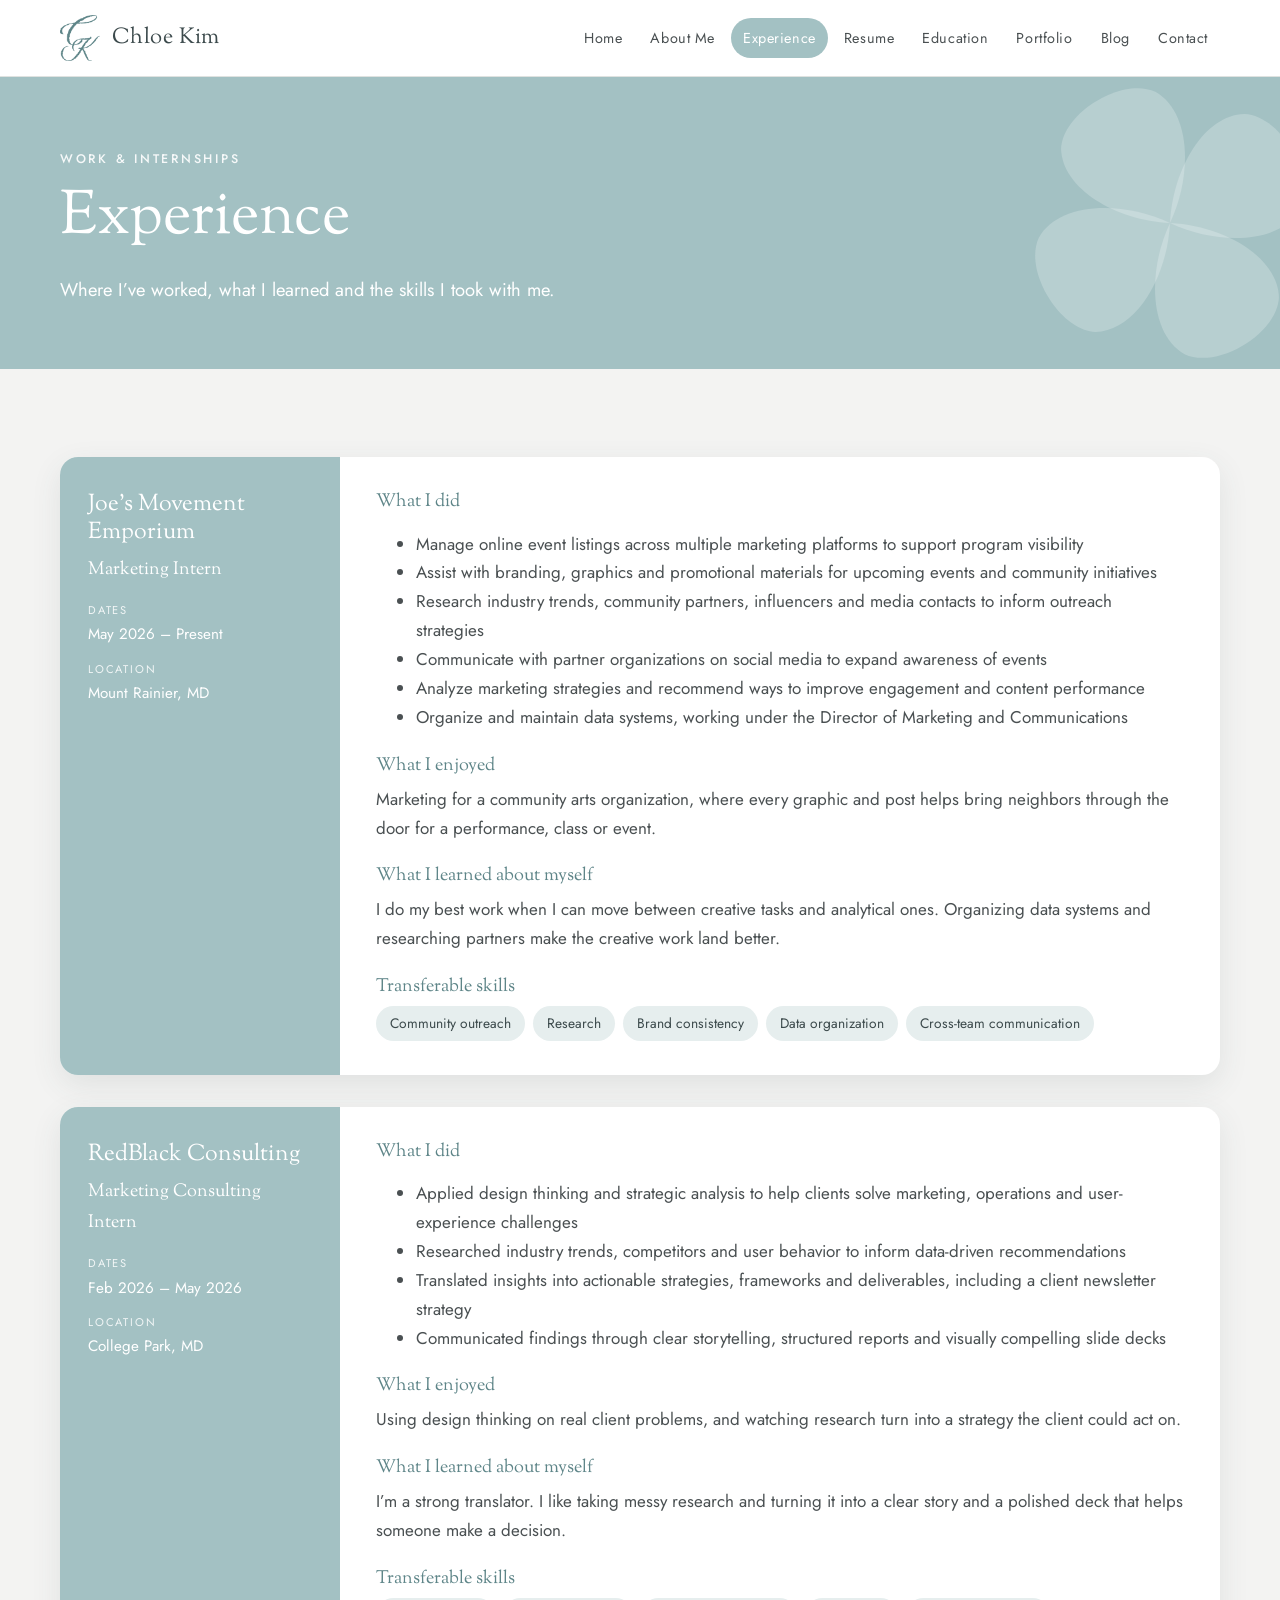
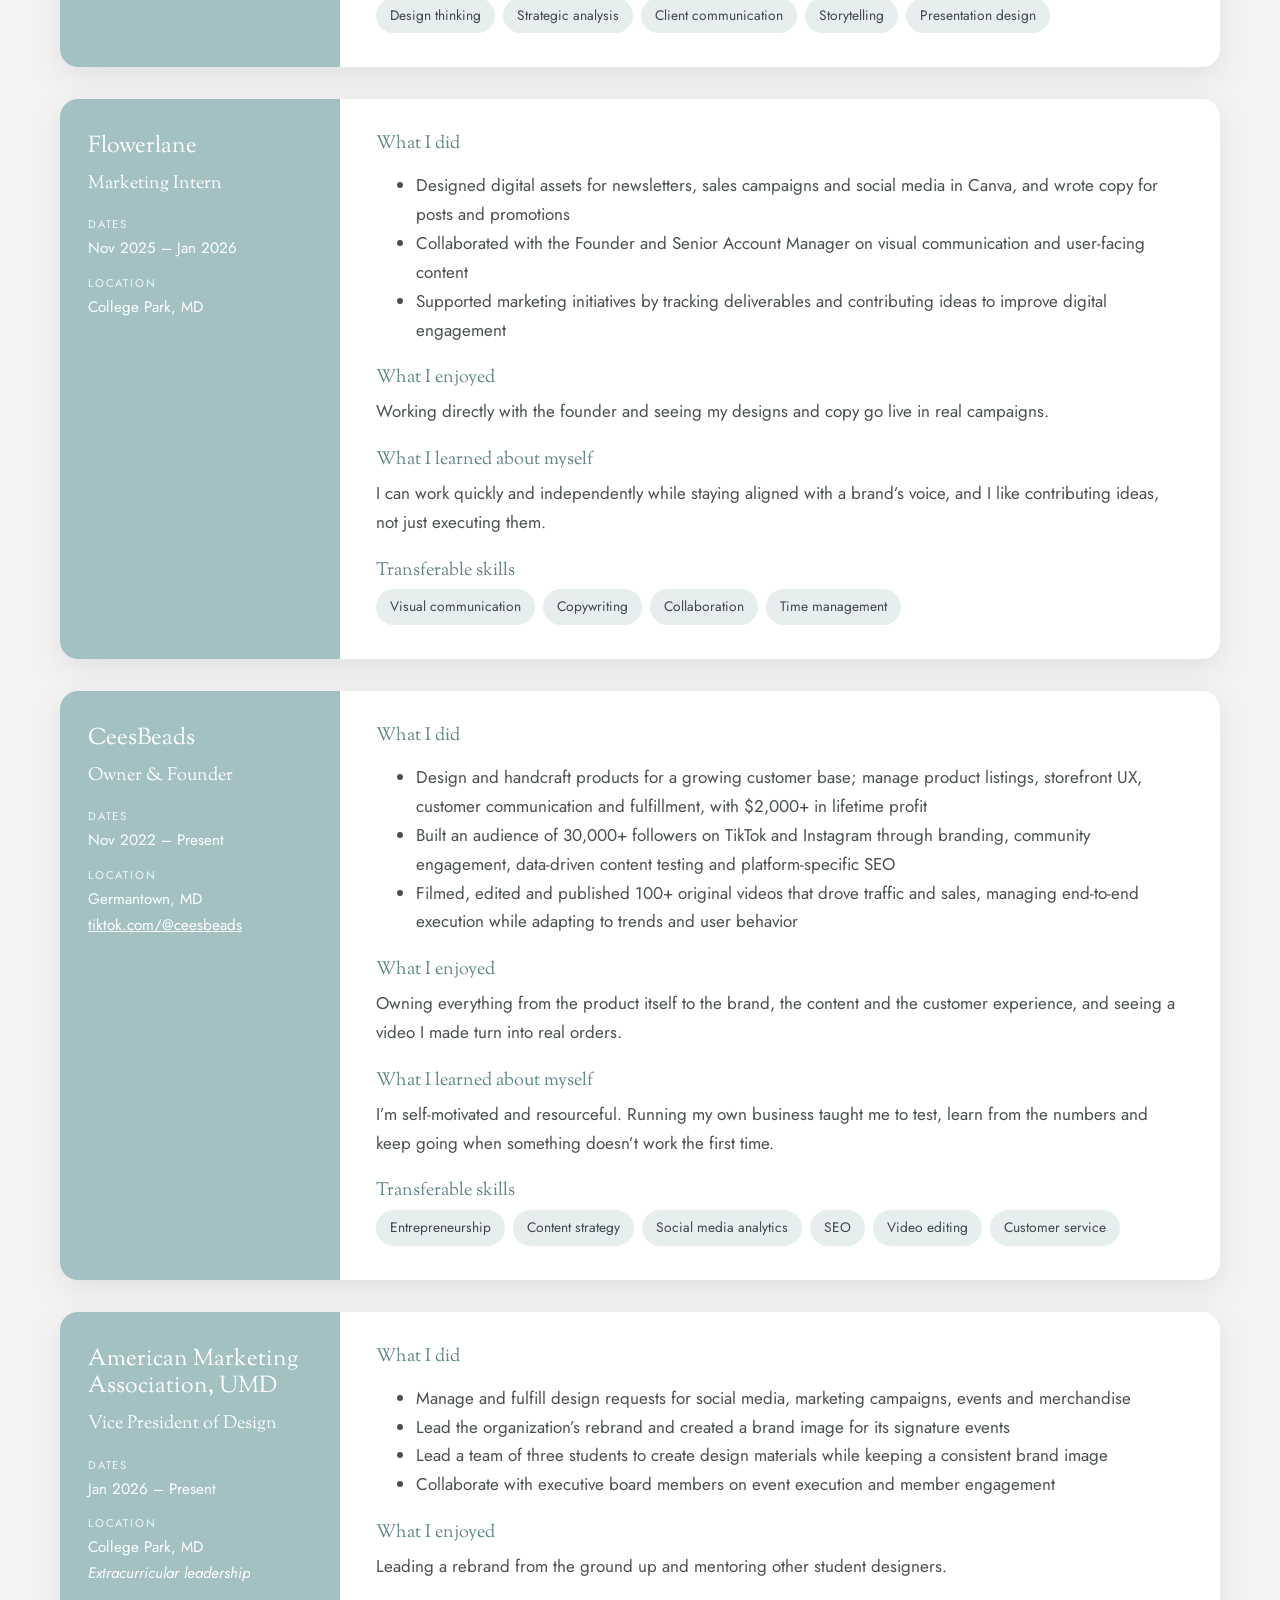
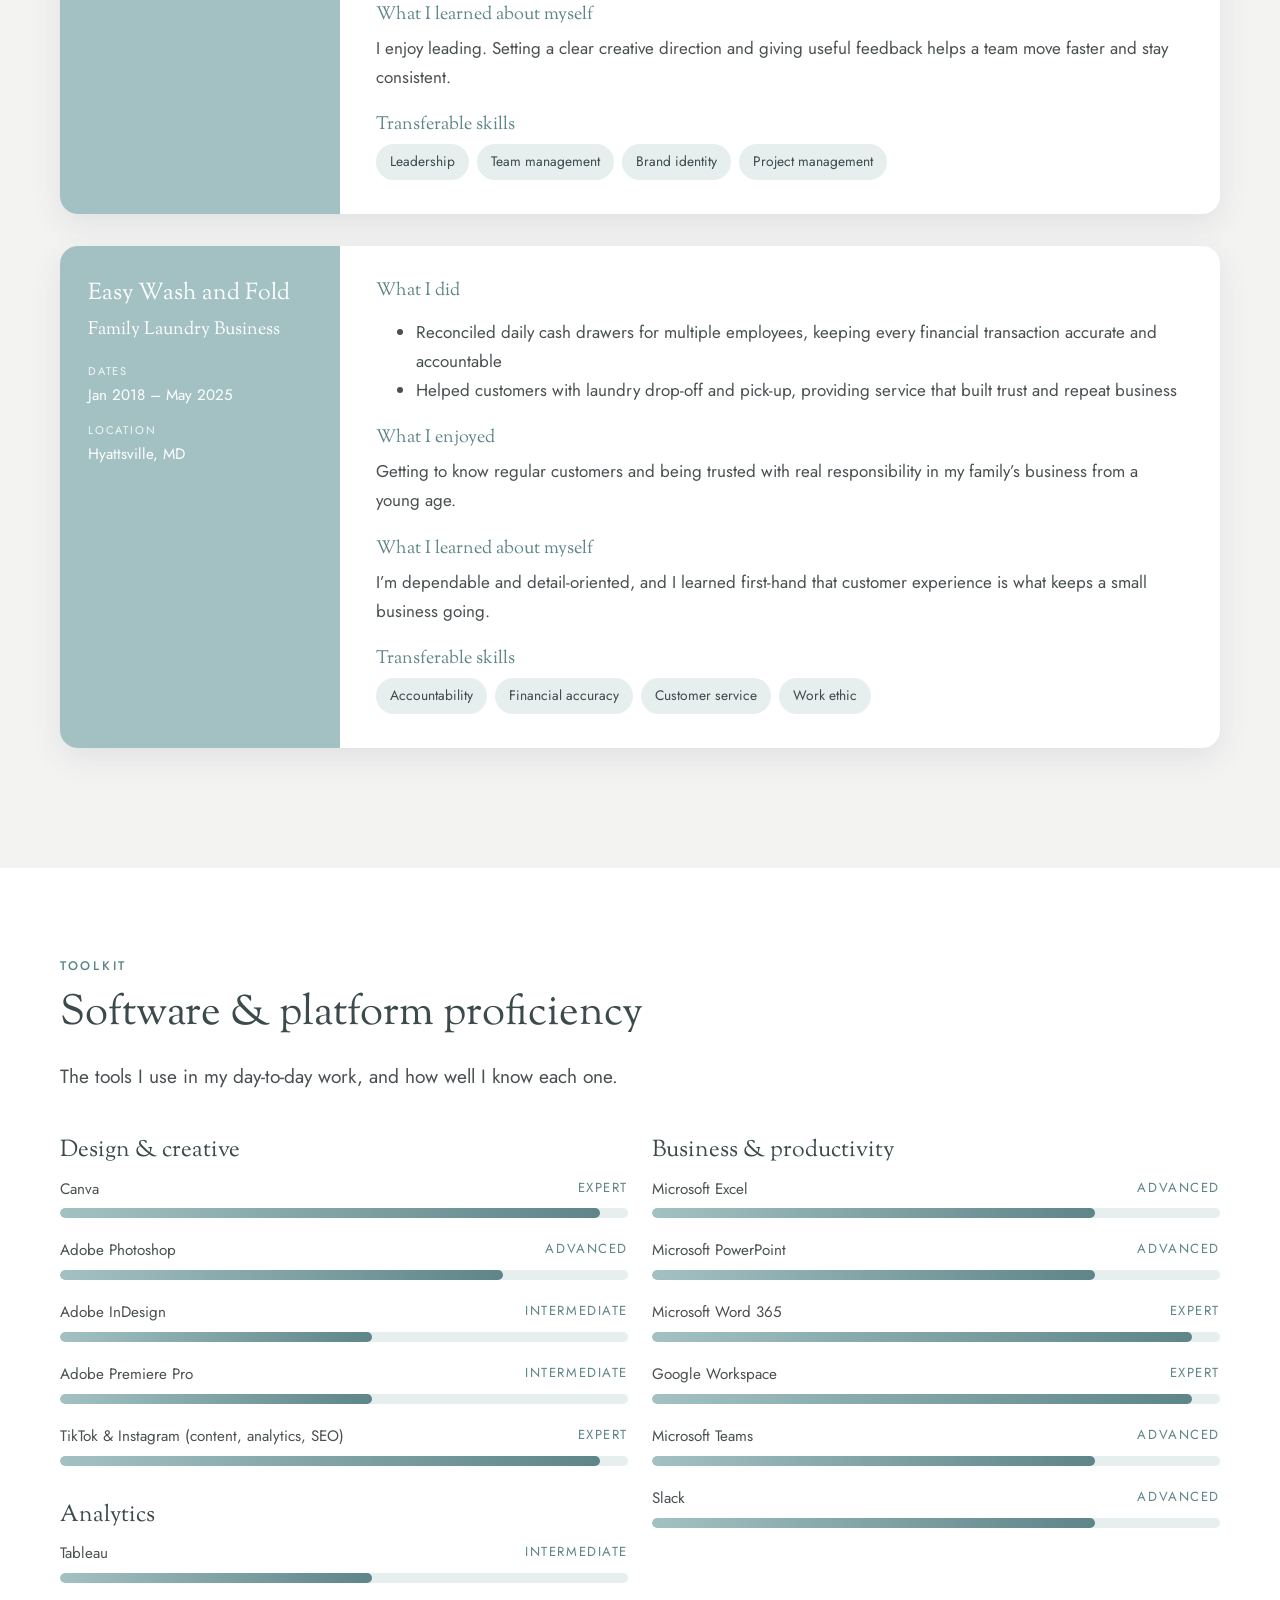
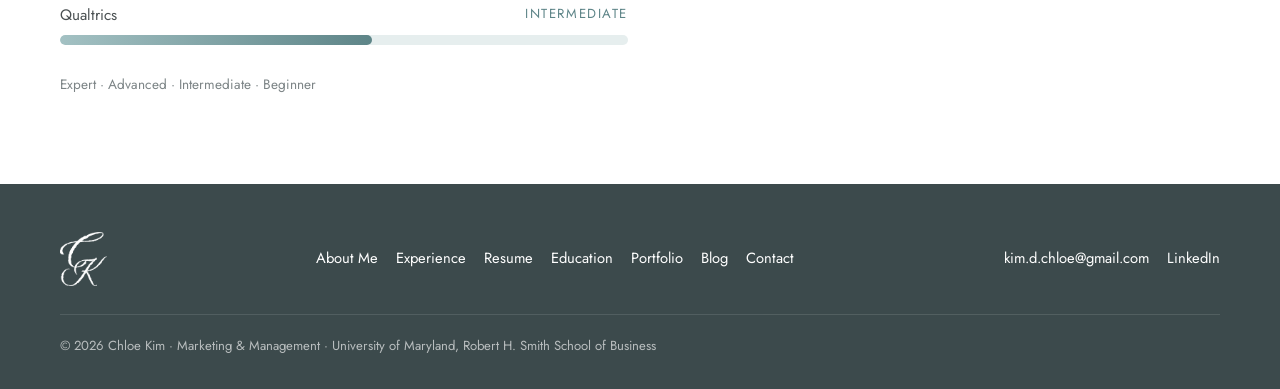
<file: experience.html>
<!DOCTYPE html>
<html lang="en">
<head>
<meta charset="utf-8">
<meta name="viewport" content="width=device-width, initial-scale=1">
<title>Experience | Chloe Kim</title>
<meta name="description" content="Work and internship experience, transferable skills and software proficiency.">
<meta property="og:title" content="Experience | Chloe Kim">
<meta property="og:description" content="Work and internship experience, transferable skills and software proficiency.">
<meta property="og:image" content="assets/img/headshot.jpg">
<link rel="icon" href="assets/img/favicon.svg" type="image/svg+xml">
<link rel="preconnect" href="https://fonts.googleapis.com">
<link rel="preconnect" href="https://fonts.gstatic.com" crossorigin>
<link href="https://fonts.googleapis.com/css2?family=Jost:wght@300;400;500&family=Sorts+Mill+Goudy:ital@0;1&display=swap" rel="stylesheet">
<link rel="stylesheet" href="assets/css/style.css">
</head>
<body>
<a class="skip-link" href="#main">Skip to content</a>
<header class="site-header">
  <nav class="container nav" aria-label="Main">
    <a class="brand" href="index.html" aria-label="Chloe Kim — home">
      <img src="assets/img/logo-teal.png" alt="CK monogram">
      <span>Chloe Kim</span>
    </a>
    <button class="nav-toggle" aria-label="Open menu" aria-expanded="false">
      <svg viewBox="0 0 24 24" fill="none" stroke="currentColor" stroke-width="1.8" stroke-linecap="round"><path d="M4 7h16M4 12h16M4 17h16"/></svg>
    </button>
    <ul class="nav-links">
        <li><a href="index.html">Home</a></li>
        <li><a href="about.html">About Me</a></li>
        <li><a href="experience.html" aria-current="page">Experience</a></li>
        <li><a href="resume.html">Resume</a></li>
        <li><a href="education.html">Education</a></li>
        <li><a href="portfolio.html">Portfolio</a></li>
        <li><a href="blog.html">Blog</a></li>
        <li><a href="contact.html">Contact</a></li>
    </ul>
  </nav>
</header>
<main id="main">
<section class="page-hero">
  <div class="container">
    <span class="eyebrow">Work & internships</span>
    <h1>Experience</h1>
    <p>Where I’ve worked, what I learned and the skills I took with me.</p>
  </div>
  <div class="hero-clover"><svg viewBox="-30 -30 60 60" fill="currentColor" aria-hidden="true"><g transform="rotate(45)"><path d="M0 0C-9-6-15-17-11-24C-7-30 7-30 11-24C15-17 9-6 0 0Z" transform="rotate(0)"/><path d="M0 0C-9-6-15-17-11-24C-7-30 7-30 11-24C15-17 9-6 0 0Z" transform="rotate(90)"/><path d="M0 0C-9-6-15-17-11-24C-7-30 7-30 11-24C15-17 9-6 0 0Z" transform="rotate(180)"/><path d="M0 0C-9-6-15-17-11-24C-7-30 7-30 11-24C15-17 9-6 0 0Z" transform="rotate(270)"/></g></svg></div>
</section>
<section class="section">
  <div class="container">
    <!-- EDIT: "What I enjoyed" and "What I learned" are drafts. Rewrite them in your own words. -->
    <article class="job reveal">
  <div class="job-meta">
    <h3>Joe’s Movement Emporium</h3>
    <div class="title">Marketing Intern</div>
    <dl><dt>Dates</dt><dd>May 2026 – Present</dd><dt>Location</dt><dd>Mount Rainier, MD</dd></dl>
  </div>
  <div class="job-body">
    <h4>What I did</h4><ul><li>Manage online event listings across multiple marketing platforms to support program visibility</li><li>Assist with branding, graphics and promotional materials for upcoming events and community initiatives</li><li>Research industry trends, community partners, influencers and media contacts to inform outreach strategies</li><li>Communicate with partner organizations on social media to expand awareness of events</li><li>Analyze marketing strategies and recommend ways to improve engagement and content performance</li><li>Organize and maintain data systems, working under the Director of Marketing and Communications</li></ul>
    <h4>What I enjoyed</h4><p>Marketing for a community arts organization, where every graphic and post helps bring neighbors through the door for a performance, class or event.</p>
    <h4>What I learned about myself</h4><p>I do my best work when I can move between creative tasks and analytical ones. Organizing data systems and researching partners make the creative work land better.</p>
    <h4>Transferable skills</h4><ul class="chips"><li>Community outreach</li><li>Research</li><li>Brand consistency</li><li>Data organization</li><li>Cross-team communication</li></ul>
  </div>
</article>
    <article class="job reveal">
  <div class="job-meta">
    <h3>RedBlack Consulting</h3>
    <div class="title">Marketing Consulting Intern</div>
    <dl><dt>Dates</dt><dd>Feb 2026 – May 2026</dd><dt>Location</dt><dd>College Park, MD</dd></dl>
  </div>
  <div class="job-body">
    <h4>What I did</h4><ul><li>Applied design thinking and strategic analysis to help clients solve marketing, operations and user-experience challenges</li><li>Researched industry trends, competitors and user behavior to inform data-driven recommendations</li><li>Translated insights into actionable strategies, frameworks and deliverables, including a client newsletter strategy</li><li>Communicated findings through clear storytelling, structured reports and visually compelling slide decks</li></ul>
    <h4>What I enjoyed</h4><p>Using design thinking on real client problems, and watching research turn into a strategy the client could act on.</p>
    <h4>What I learned about myself</h4><p>I’m a strong translator. I like taking messy research and turning it into a clear story and a polished deck that helps someone make a decision.</p>
    <h4>Transferable skills</h4><ul class="chips"><li>Design thinking</li><li>Strategic analysis</li><li>Client communication</li><li>Storytelling</li><li>Presentation design</li></ul>
  </div>
</article>
    <article class="job reveal">
  <div class="job-meta">
    <h3>Flowerlane</h3>
    <div class="title">Marketing Intern</div>
    <dl><dt>Dates</dt><dd>Nov 2025 – Jan 2026</dd><dt>Location</dt><dd>College Park, MD</dd></dl>
  </div>
  <div class="job-body">
    <h4>What I did</h4><ul><li>Designed digital assets for newsletters, sales campaigns and social media in Canva, and wrote copy for posts and promotions</li><li>Collaborated with the Founder and Senior Account Manager on visual communication and user-facing content</li><li>Supported marketing initiatives by tracking deliverables and contributing ideas to improve digital engagement</li></ul>
    <h4>What I enjoyed</h4><p>Working directly with the founder and seeing my designs and copy go live in real campaigns.</p>
    <h4>What I learned about myself</h4><p>I can work quickly and independently while staying aligned with a brand’s voice, and I like contributing ideas, not just executing them.</p>
    <h4>Transferable skills</h4><ul class="chips"><li>Visual communication</li><li>Copywriting</li><li>Collaboration</li><li>Time management</li></ul>
  </div>
</article>
    <article class="job reveal">
  <div class="job-meta">
    <h3>CeesBeads</h3>
    <div class="title">Owner &amp; Founder</div>
    <dl><dt>Dates</dt><dd>Nov 2022 – Present</dd><dt>Location</dt><dd>Germantown, MD<br><a href='https://www.tiktok.com/@ceesbeads' target='_blank' rel='noopener' style='color:#fff'>tiktok.com/@ceesbeads</a></dd></dl>
  </div>
  <div class="job-body">
    <h4>What I did</h4><ul><li>Design and handcraft products for a growing customer base; manage product listings, storefront UX, customer communication and fulfillment, with $2,000+ in lifetime profit</li><li>Built an audience of 30,000+ followers on TikTok and Instagram through branding, community engagement, data-driven content testing and platform-specific SEO</li><li>Filmed, edited and published 100+ original videos that drove traffic and sales, managing end-to-end execution while adapting to trends and user behavior</li></ul>
    <h4>What I enjoyed</h4><p>Owning everything from the product itself to the brand, the content and the customer experience, and seeing a video I made turn into real orders.</p>
    <h4>What I learned about myself</h4><p>I’m self-motivated and resourceful. Running my own business taught me to test, learn from the numbers and keep going when something doesn’t work the first time.</p>
    <h4>Transferable skills</h4><ul class="chips"><li>Entrepreneurship</li><li>Content strategy</li><li>Social media analytics</li><li>SEO</li><li>Video editing</li><li>Customer service</li></ul>
  </div>
</article>
    <article class="job reveal">
  <div class="job-meta">
    <h3>American Marketing Association, UMD</h3>
    <div class="title">Vice President of Design</div>
    <dl><dt>Dates</dt><dd>Jan 2026 – Present</dd><dt>Location</dt><dd>College Park, MD<br><em>Extracurricular leadership</em></dd></dl>
  </div>
  <div class="job-body">
    <h4>What I did</h4><ul><li>Manage and fulfill design requests for social media, marketing campaigns, events and merchandise</li><li>Lead the organization’s rebrand and created a brand image for its signature events</li><li>Lead a team of three students to create design materials while keeping a consistent brand image</li><li>Collaborate with executive board members on event execution and member engagement</li></ul>
    <h4>What I enjoyed</h4><p>Leading a rebrand from the ground up and mentoring other student designers.</p>
    <h4>What I learned about myself</h4><p>I enjoy leading. Setting a clear creative direction and giving useful feedback helps a team move faster and stay consistent.</p>
    <h4>Transferable skills</h4><ul class="chips"><li>Leadership</li><li>Team management</li><li>Brand identity</li><li>Project management</li></ul>
  </div>
</article>
    <article class="job reveal">
  <div class="job-meta">
    <h3>Easy Wash and Fold</h3>
    <div class="title">Family Laundry Business</div>
    <dl><dt>Dates</dt><dd>Jan 2018 – May 2025</dd><dt>Location</dt><dd>Hyattsville, MD</dd></dl>
  </div>
  <div class="job-body">
    <h4>What I did</h4><ul><li>Reconciled daily cash drawers for multiple employees, keeping every financial transaction accurate and accountable</li><li>Helped customers with laundry drop-off and pick-up, providing service that built trust and repeat business</li></ul>
    <h4>What I enjoyed</h4><p>Getting to know regular customers and being trusted with real responsibility in my family’s business from a young age.</p>
    <h4>What I learned about myself</h4><p>I’m dependable and detail-oriented, and I learned first-hand that customer experience is what keeps a small business going.</p>
    <h4>Transferable skills</h4><ul class="chips"><li>Accountability</li><li>Financial accuracy</li><li>Customer service</li><li>Work ethic</li></ul>
  </div>
</article>
  </div>
</section>

<section class="section section--white">
  <div class="container">
    <div class="section-head reveal">
      <span class="eyebrow">Toolkit</span>
      <h2>Software &amp; platform proficiency</h2>
      <p class="lead">The tools I use in my day-to-day work, and how well I know each one.</p>
    </div>
    <!-- EDIT: levels are Expert, Advanced, Intermediate or Beginner -->
    <div class="grid grid-2 reveal">
      <div>
        <h3>Design &amp; creative</h3>
        <div class="skill"><div class="skill-top"><span>Canva</span><span>Expert</span></div><div class="bar"><i style="width:95%"></i></div></div>
        <div class="skill"><div class="skill-top"><span>Adobe Photoshop</span><span>Advanced</span></div><div class="bar"><i style="width:78%"></i></div></div>
        <div class="skill"><div class="skill-top"><span>Adobe InDesign</span><span>Intermediate</span></div><div class="bar"><i style="width:55%"></i></div></div>
        <div class="skill"><div class="skill-top"><span>Adobe Premiere Pro</span><span>Intermediate</span></div><div class="bar"><i style="width:55%"></i></div></div>
        <div class="skill"><div class="skill-top"><span>TikTok &amp; Instagram (content, analytics, SEO)</span><span>Expert</span></div><div class="bar"><i style="width:95%"></i></div></div>
        <h3 style="margin-top:36px">Analytics</h3>
        <div class="skill"><div class="skill-top"><span>Tableau</span><span>Intermediate</span></div><div class="bar"><i style="width:55%"></i></div></div>
        <div class="skill"><div class="skill-top"><span>Qualtrics</span><span>Intermediate</span></div><div class="bar"><i style="width:55%"></i></div></div>
      </div>
      <div>
        <h3>Business &amp; productivity</h3>
        <div class="skill"><div class="skill-top"><span>Microsoft Excel</span><span>Advanced</span></div><div class="bar"><i style="width:78%"></i></div></div>
        <div class="skill"><div class="skill-top"><span>Microsoft PowerPoint</span><span>Advanced</span></div><div class="bar"><i style="width:78%"></i></div></div>
        <div class="skill"><div class="skill-top"><span>Microsoft Word 365</span><span>Expert</span></div><div class="bar"><i style="width:95%"></i></div></div>
        <div class="skill"><div class="skill-top"><span>Google Workspace</span><span>Expert</span></div><div class="bar"><i style="width:95%"></i></div></div>
        <div class="skill"><div class="skill-top"><span>Microsoft Teams</span><span>Advanced</span></div><div class="bar"><i style="width:78%"></i></div></div>
        <div class="skill"><div class="skill-top"><span>Slack</span><span>Advanced</span></div><div class="bar"><i style="width:78%"></i></div></div>
      </div>
    </div>
    <div class="legend">Expert · Advanced · Intermediate · Beginner</div>
  </div>
</section>
</main>
<footer class="site-footer">
  <div class="container">
    <div class="footer-inner">
      <a href="index.html"><img src="assets/img/logo-white.png" alt="CK monogram"></a>
      <ul class="footer-links">
        <li><a href="about.html">About Me</a></li><li><a href="experience.html">Experience</a></li><li><a href="resume.html">Resume</a></li><li><a href="education.html">Education</a></li><li><a href="portfolio.html">Portfolio</a></li><li><a href="blog.html">Blog</a></li><li><a href="contact.html">Contact</a></li>
      </ul>
      <ul class="footer-links">
        <li><a href="mailto:kim.d.chloe@gmail.com">kim.d.chloe@gmail.com</a></li>
        <li><a href="https://www.linkedin.com/in/chloekim3" target="_blank" rel="noopener">LinkedIn</a></li>
      </ul>
    </div>
    <div class="footer-bottom">© <span id="year">2026</span> Chloe Kim · Marketing &amp; Management · University of Maryland, Robert H. Smith School of Business</div>
  </div>
</footer>
<script src="assets/js/main.js"></script>
</body>
</html>
</file>
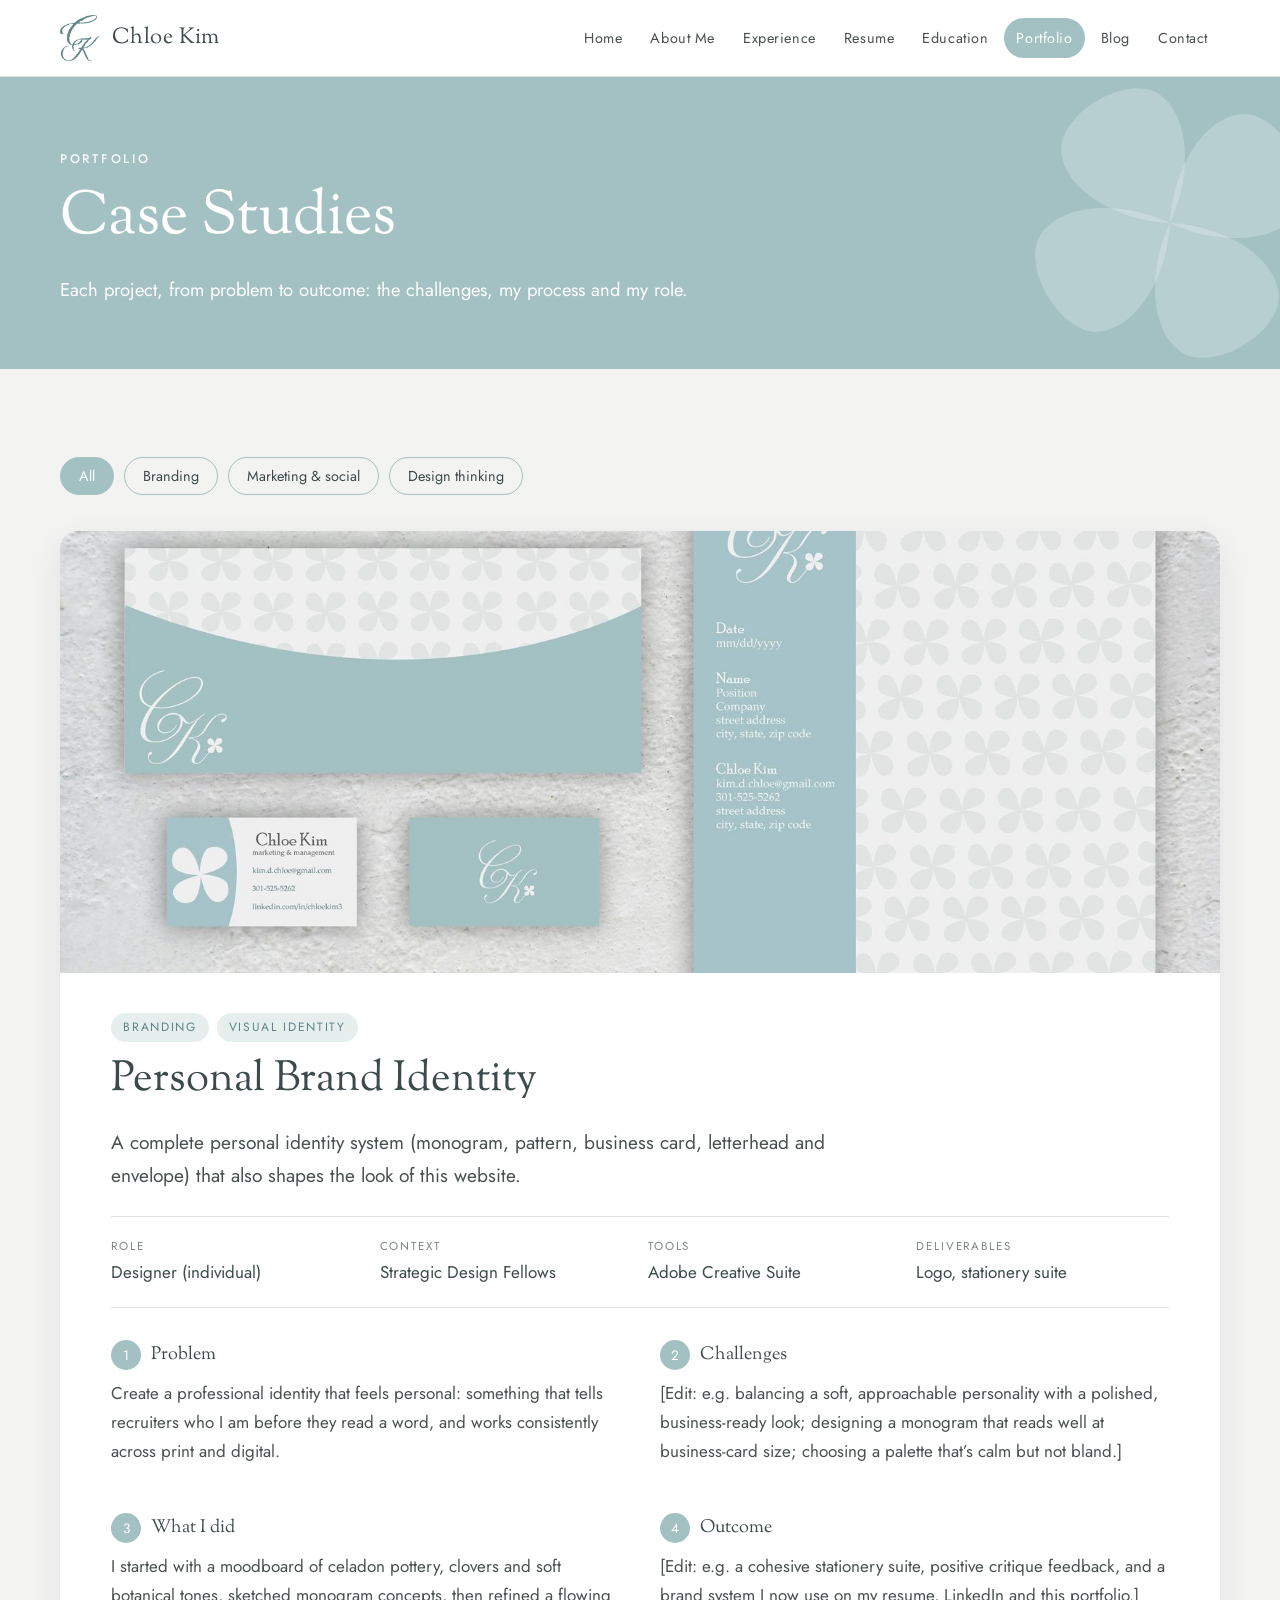
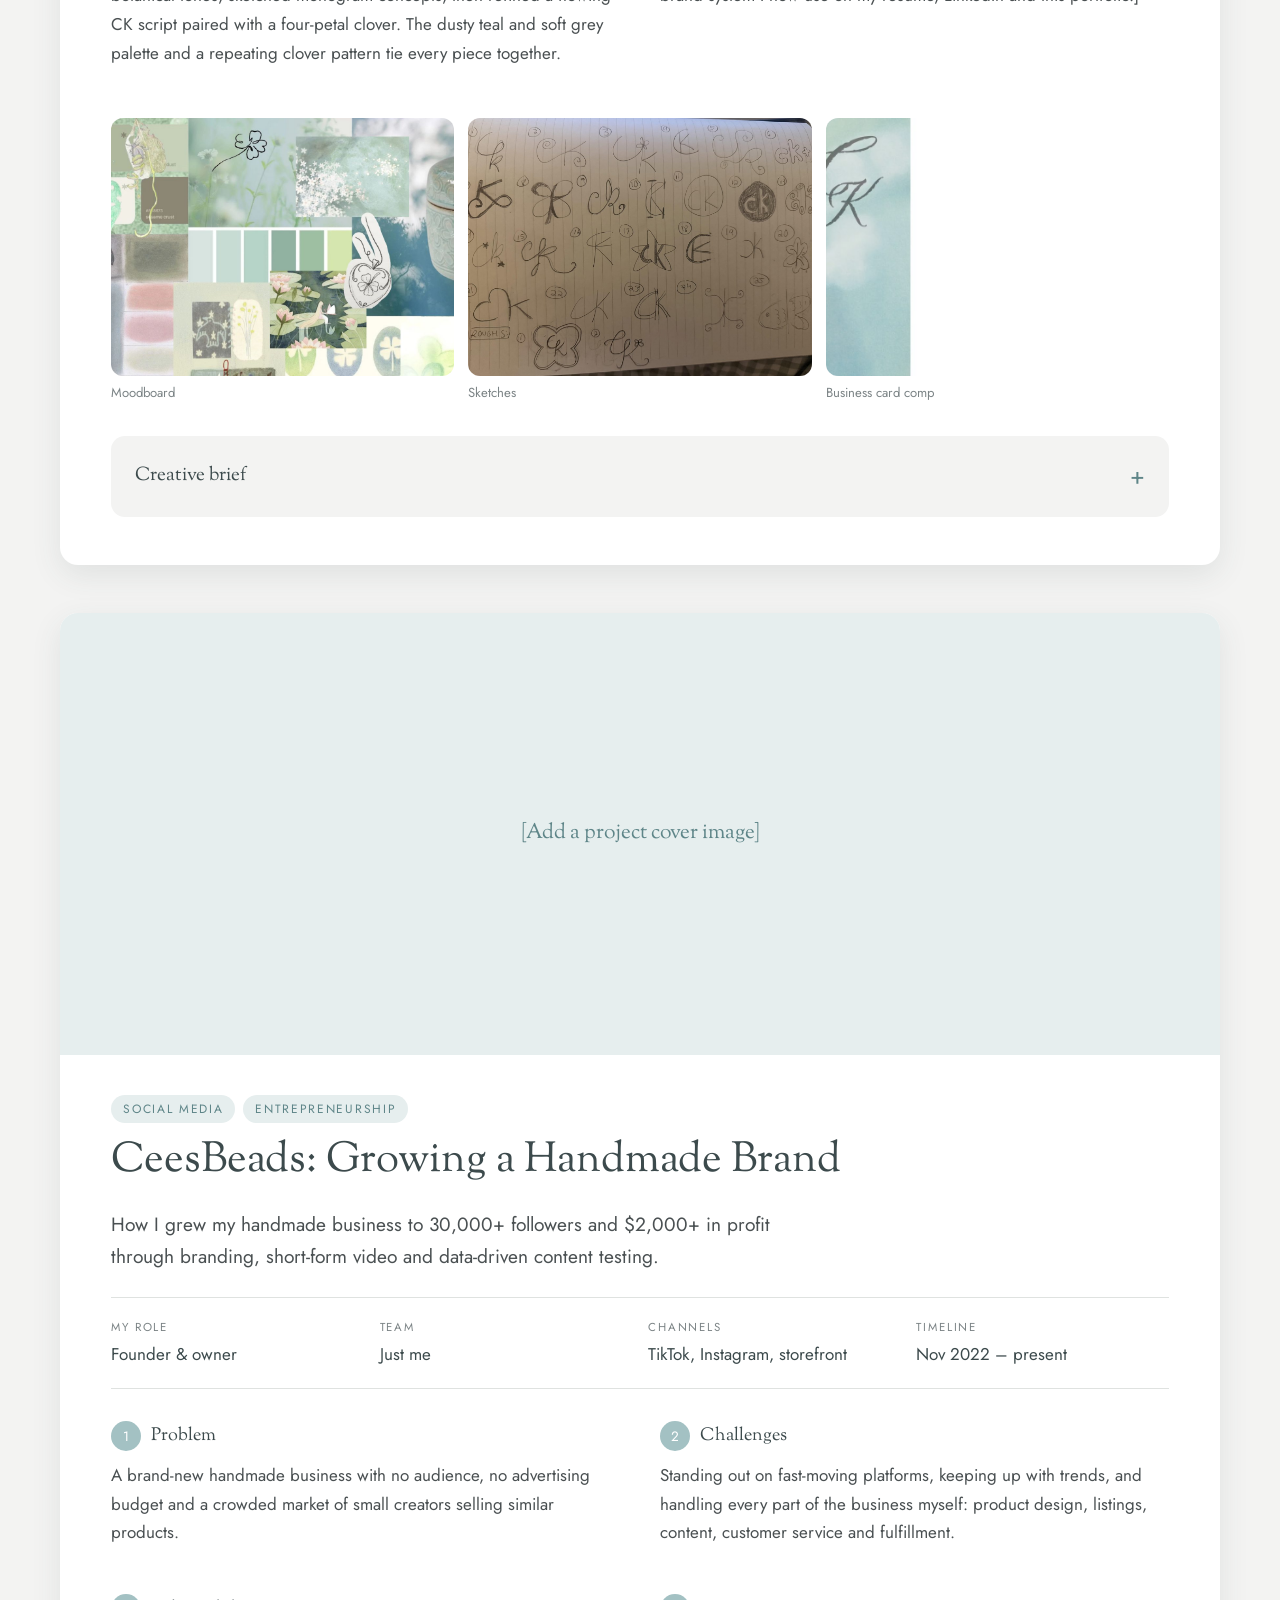
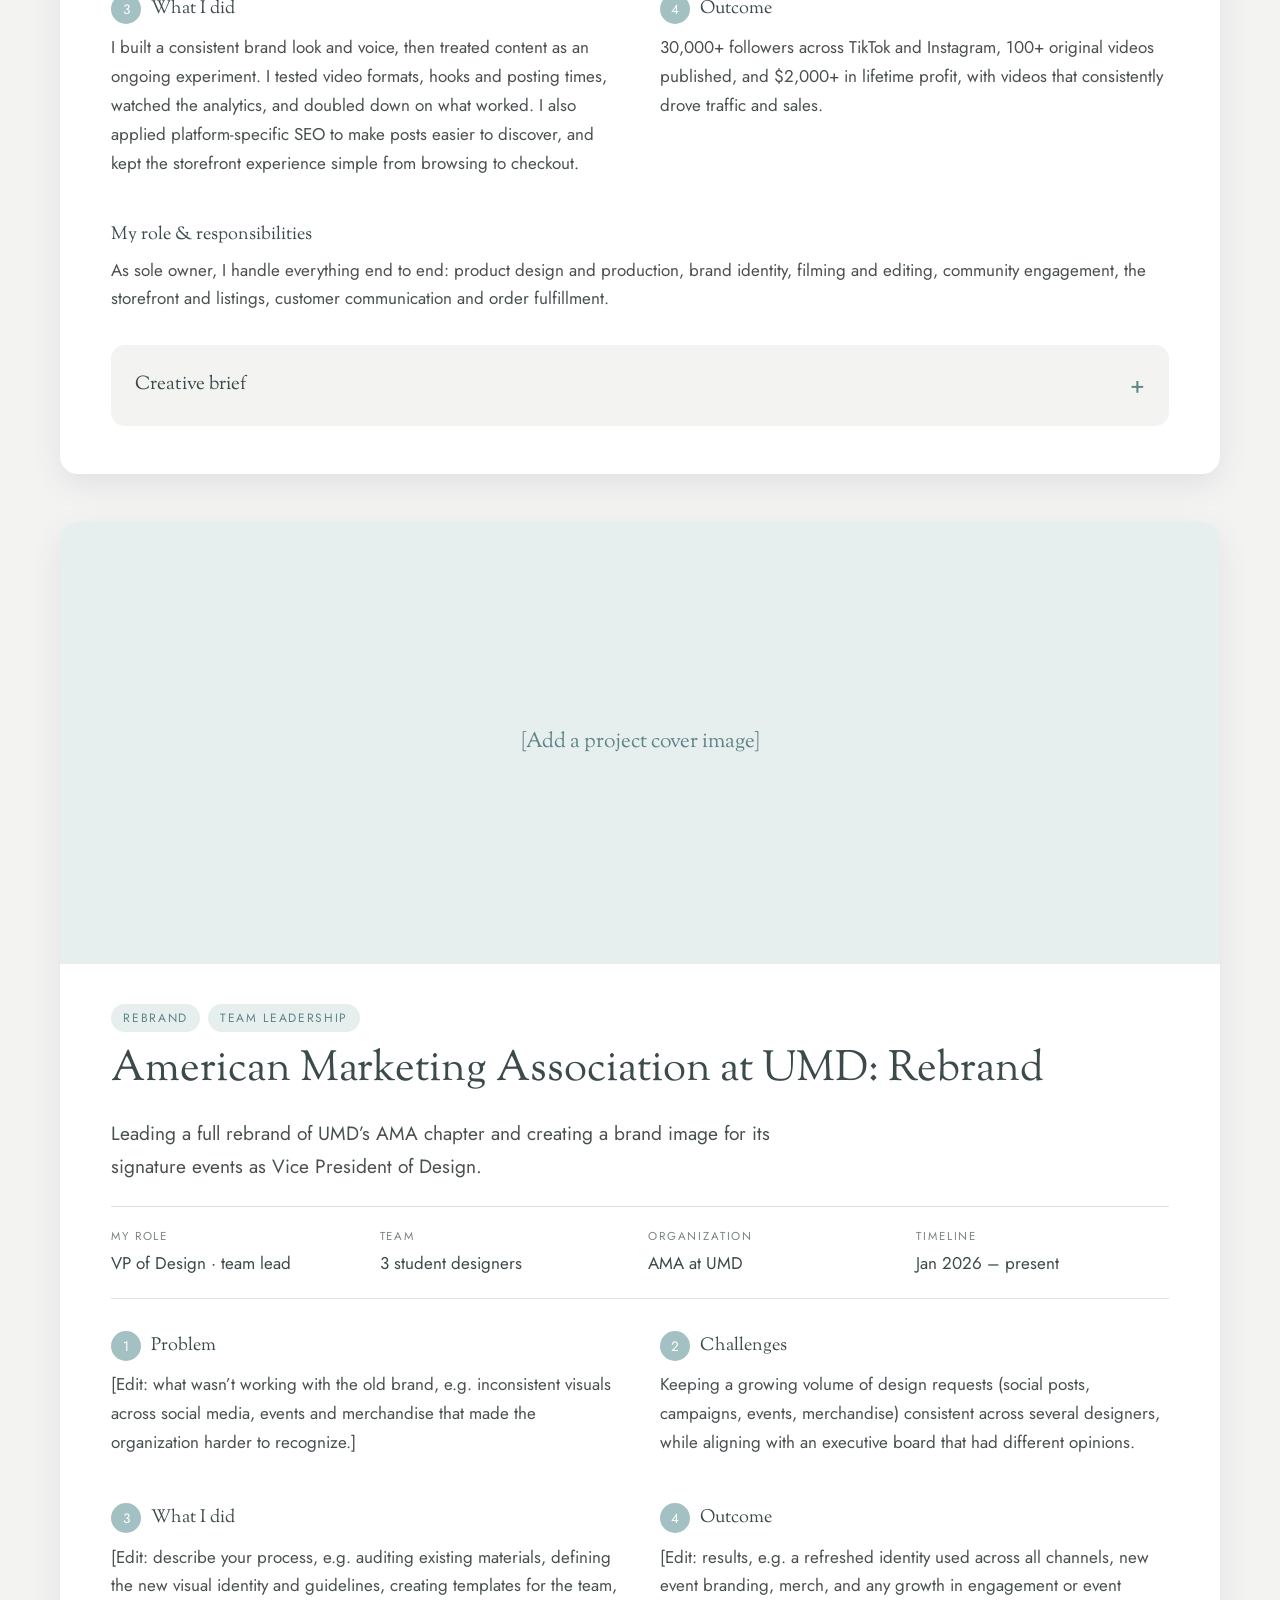
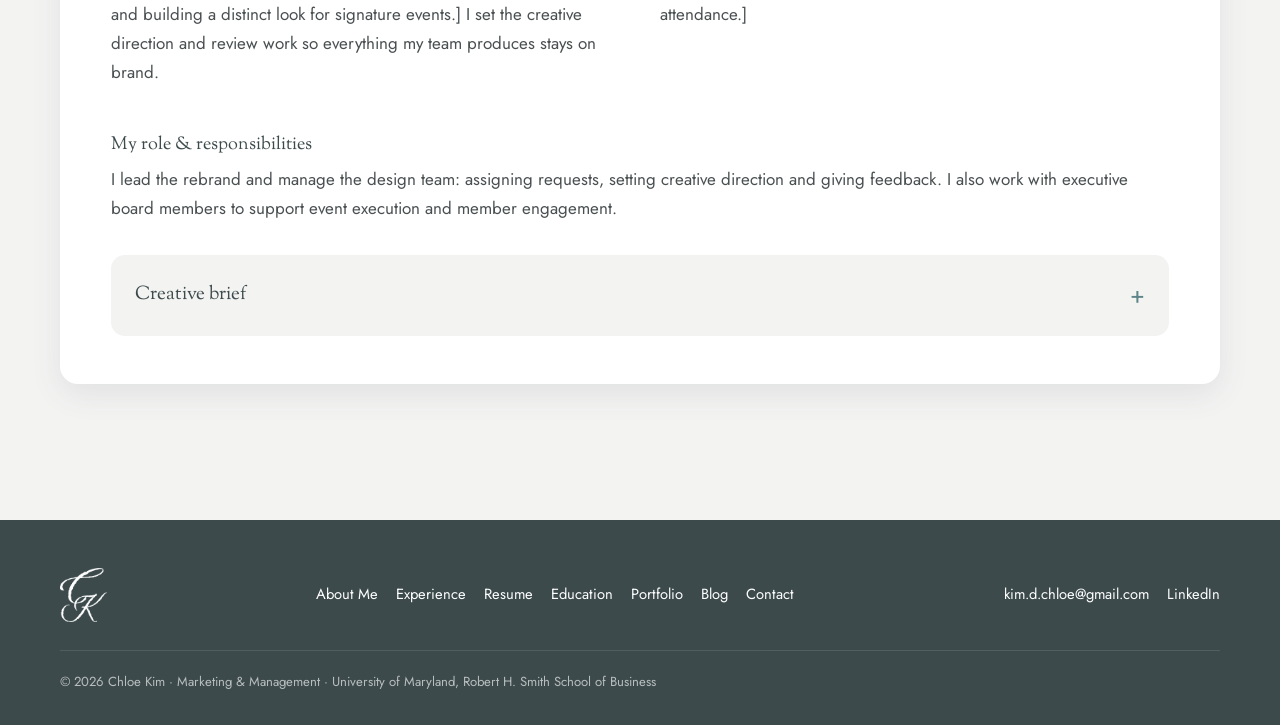
<file: portfolio.html>
<!DOCTYPE html>
<html lang="en">
<head>
<meta charset="utf-8">
<meta name="viewport" content="width=device-width, initial-scale=1">
<title>Portfolio | Chloe Kim</title>
<meta name="description" content="Case studies in branding, marketing strategy and design thinking.">
<meta property="og:title" content="Portfolio | Chloe Kim">
<meta property="og:description" content="Case studies in branding, marketing strategy and design thinking.">
<meta property="og:image" content="assets/img/headshot.jpg">
<link rel="icon" href="assets/img/favicon.svg" type="image/svg+xml">
<link rel="preconnect" href="https://fonts.googleapis.com">
<link rel="preconnect" href="https://fonts.gstatic.com" crossorigin>
<link href="https://fonts.googleapis.com/css2?family=Jost:wght@300;400;500&family=Sorts+Mill+Goudy:ital@0;1&display=swap" rel="stylesheet">
<link rel="stylesheet" href="assets/css/style.css">
</head>
<body>
<a class="skip-link" href="#main">Skip to content</a>
<header class="site-header">
  <nav class="container nav" aria-label="Main">
    <a class="brand" href="index.html" aria-label="Chloe Kim — home">
      <img src="assets/img/logo-teal.png" alt="CK monogram">
      <span>Chloe Kim</span>
    </a>
    <button class="nav-toggle" aria-label="Open menu" aria-expanded="false">
      <svg viewBox="0 0 24 24" fill="none" stroke="currentColor" stroke-width="1.8" stroke-linecap="round"><path d="M4 7h16M4 12h16M4 17h16"/></svg>
    </button>
    <ul class="nav-links">
        <li><a href="index.html">Home</a></li>
        <li><a href="about.html">About Me</a></li>
        <li><a href="experience.html">Experience</a></li>
        <li><a href="resume.html">Resume</a></li>
        <li><a href="education.html">Education</a></li>
        <li><a href="portfolio.html" aria-current="page">Portfolio</a></li>
        <li><a href="blog.html">Blog</a></li>
        <li><a href="contact.html">Contact</a></li>
    </ul>
  </nav>
</header>
<main id="main">
<section class="page-hero">
  <div class="container">
    <span class="eyebrow">Portfolio</span>
    <h1>Case Studies</h1>
    <p>Each project, from problem to outcome: the challenges, my process and my role.</p>
  </div>
  <div class="hero-clover"><svg viewBox="-30 -30 60 60" fill="currentColor" aria-hidden="true"><g transform="rotate(45)"><path d="M0 0C-9-6-15-17-11-24C-7-30 7-30 11-24C15-17 9-6 0 0Z" transform="rotate(0)"/><path d="M0 0C-9-6-15-17-11-24C-7-30 7-30 11-24C15-17 9-6 0 0Z" transform="rotate(90)"/><path d="M0 0C-9-6-15-17-11-24C-7-30 7-30 11-24C15-17 9-6 0 0Z" transform="rotate(180)"/><path d="M0 0C-9-6-15-17-11-24C-7-30 7-30 11-24C15-17 9-6 0 0Z" transform="rotate(270)"/></g></svg></div>
</section>
<section class="section">
  <div class="container">
    <div class="filters reveal" role="group" aria-label="Filter projects">
      <button class="filter active" data-filter="all">All</button>
      <button class="filter" data-filter="branding">Branding</button>
      <button class="filter" data-filter="strategy">Marketing &amp; social</button>
      <button class="filter" data-filter="design">Design thinking</button>
    </div>
    <article class="case reveal" data-tags="branding design">
  <img class="case-cover" src="assets/img/brand-mockup.jpg" alt="Chloe Kim brand identity: envelope, business cards and letterhead">
  <div class="case-inner">
    <div class="case-tags"><span>Branding</span><span>Visual identity</span></div>
    <h2>Personal Brand Identity</h2>
    <p class="lead">A complete personal identity system (monogram, pattern, business card, letterhead and envelope) that also shapes the look of this website.</p>
    <dl class="case-facts">
      <div><dt>Role</dt><dd>Designer (individual)</dd></div>
      <div><dt>Context</dt><dd>Strategic Design Fellows</dd></div>
      <div><dt>Tools</dt><dd>Adobe Creative Suite</dd></div>
      <div><dt>Deliverables</dt><dd>Logo, stationery suite</dd></div>
    </dl>
    <div class="case-steps">
      <div><h4><span class="num">1</span>Problem</h4><p>Create a professional identity that feels personal: something that tells recruiters who I am before they read a word, and works consistently across print and digital.</p></div>
      <div><h4><span class="num">2</span>Challenges</h4><p>[Edit: e.g. balancing a soft, approachable personality with a polished, business-ready look; designing a monogram that reads well at business-card size; choosing a palette that’s calm but not bland.]</p></div>
      <div><h4><span class="num">3</span>What I did</h4><p>I started with a moodboard of celadon pottery, clovers and soft botanical tones, sketched monogram concepts, then refined a flowing CK script paired with a four-petal clover. The dusty teal and soft grey palette and a repeating clover pattern tie every piece together.</p></div>
      <div><h4><span class="num">4</span>Outcome</h4><p>[Edit: e.g. a cohesive stationery suite, positive critique feedback, and a brand system I now use on my resume, LinkedIn and this portfolio.]</p></div>
    </div>
    <div class="case-gallery">
      <figure><img src="assets/img/moodboard.jpg" alt="Brand moodboard"><figcaption>Moodboard</figcaption></figure>
      <figure><img src="assets/img/sketches.jpg" alt="Brand sketches"><figcaption>Sketches</figcaption></figure>
      <figure><img src="assets/img/comp-card.jpg" alt="Business card comp"><figcaption>Business card comp</figcaption></figure>
    </div>
    <details class="brief">
      <summary>Creative brief</summary>
      <div class="brief-body"><table><tr><th>Objective</th><td>Develop a personal brand identity that communicates my personality and professional focus in marketing &amp; management.</td></tr><tr><th>Audience</th><td>Recruiters, hiring managers, professors and professional contacts.</td></tr><tr><th>Brand personality</th><td>[e.g. Calm, thoughtful, approachable, refined]</td></tr><tr><th>Key message</th><td>[e.g. Thoughtful strategy with a creative, human touch]</td></tr><tr><th>Deliverables</th><td>Logo (color and black &amp; white), business card (front &amp; back), letterhead, #10 envelope</td></tr><tr><th>Mandatories</th><td>[Any requirements from the assignment]</td></tr><tr><th>Timeline</th><td>[Dates]</td></tr></table></div>
    </details>
  </div>
</article>
    <article class="case reveal" data-tags="strategy design">
  <div class="case-cover placeholder">[Add a project cover image]</div>
  <div class="case-inner">
    <div class="case-tags"><span>Social media</span><span>Entrepreneurship</span></div>
    <h2>CeesBeads: Growing a Handmade Brand</h2>
    <p class="lead">How I grew my handmade business to 30,000+ followers and $2,000+ in profit through branding, short-form video and data-driven content testing.</p>
    <dl class="case-facts"><div><dt>My role</dt><dd>Founder &amp; owner</dd></div><div><dt>Team</dt><dd>Just me</dd></div><div><dt>Channels</dt><dd>TikTok, Instagram, storefront</dd></div><div><dt>Timeline</dt><dd>Nov 2022 – present</dd></div></dl>
    <div class="case-steps">
      <div><h4><span class="num">1</span>Problem</h4><p>A brand-new handmade business with no audience, no advertising budget and a crowded market of small creators selling similar products.</p></div>
      <div><h4><span class="num">2</span>Challenges</h4><p>Standing out on fast-moving platforms, keeping up with trends, and handling every part of the business myself: product design, listings, content, customer service and fulfillment.</p></div>
      <div><h4><span class="num">3</span>What I did</h4><p>I built a consistent brand look and voice, then treated content as an ongoing experiment. I tested video formats, hooks and posting times, watched the analytics, and doubled down on what worked. I also applied platform-specific SEO to make posts easier to discover, and kept the storefront experience simple from browsing to checkout.</p></div>
      <div><h4><span class="num">4</span>Outcome</h4><p>30,000+ followers across TikTok and Instagram, 100+ original videos published, and $2,000+ in lifetime profit, with videos that consistently drove traffic and sales.</p></div>
    </div>
    <h4 style="margin-top:28px">My role &amp; responsibilities</h4>
    <p>As sole owner, I handle everything end to end: product design and production, brand identity, filming and editing, community engagement, the storefront and listings, customer communication and order fulfillment.</p>
    <details class="brief">
      <summary>Creative brief</summary>
      <div class="brief-body"><table><tr><th>Background</th><td>Handmade, beaded products designed and crafted by me and sold through my own online storefront.</td></tr><tr><th>Objective</th><td>Build brand awareness and an engaged community that converts into sales without paid advertising.</td></tr><tr><th>Target audience</th><td>[e.g. teens and young adults who love handmade, personalized accessories]</td></tr><tr><th>Key insight</th><td>[e.g. people buy from creators they feel connected to, so behind-the-scenes process videos build trust]</td></tr><tr><th>Deliverables</th><td>Brand identity, short-form video content, product listings, storefront</td></tr><tr><th>Timeline &amp; budget</th><td>Ongoing since Nov 2022 · organic (no paid ads)</td></tr></table></div>
    </details>
  </div>
</article>
    <article class="case reveal" data-tags="branding design">
  <div class="case-cover placeholder">[Add a project cover image]</div>
  <div class="case-inner">
    <div class="case-tags"><span>Rebrand</span><span>Team leadership</span></div>
    <h2>American Marketing Association at UMD: Rebrand</h2>
    <p class="lead">Leading a full rebrand of UMD’s AMA chapter and creating a brand image for its signature events as Vice President of Design.</p>
    <dl class="case-facts"><div><dt>My role</dt><dd>VP of Design · team lead</dd></div><div><dt>Team</dt><dd>3 student designers</dd></div><div><dt>Organization</dt><dd>AMA at UMD</dd></div><div><dt>Timeline</dt><dd>Jan 2026 – present</dd></div></dl>
    <div class="case-steps">
      <div><h4><span class="num">1</span>Problem</h4><p>[Edit: what wasn’t working with the old brand, e.g. inconsistent visuals across social media, events and merchandise that made the organization harder to recognize.]</p></div>
      <div><h4><span class="num">2</span>Challenges</h4><p>Keeping a growing volume of design requests (social posts, campaigns, events, merchandise) consistent across several designers, while aligning with an executive board that had different opinions.</p></div>
      <div><h4><span class="num">3</span>What I did</h4><p>[Edit: describe your process, e.g. auditing existing materials, defining the new visual identity and guidelines, creating templates for the team, and building a distinct look for signature events.] I set the creative direction and review work so everything my team produces stays on brand.</p></div>
      <div><h4><span class="num">4</span>Outcome</h4><p>[Edit: results, e.g. a refreshed identity used across all channels, new event branding, merch, and any growth in engagement or event attendance.]</p></div>
    </div>
    <h4 style="margin-top:28px">My role &amp; responsibilities</h4>
    <p>I lead the rebrand and manage the design team: assigning requests, setting creative direction and giving feedback. I also work with executive board members to support event execution and member engagement.</p>
    <details class="brief">
      <summary>Creative brief</summary>
      <div class="brief-body"><table><tr><th>Background</th><td>Student chapter of the American Marketing Association at the University of Maryland.</td></tr><tr><th>Objective</th><td>Create a cohesive, recognizable brand for the organization and its signature events.</td></tr><tr><th>Target audience</th><td>UMD students interested in marketing, current members and corporate partners.</td></tr><tr><th>Key insight</th><td>[ ]</td></tr><tr><th>Deliverables</th><td>Brand identity, social media templates, campaign and event designs, merchandise</td></tr><tr><th>Timeline &amp; budget</th><td>[ ]</td></tr></table></div>
    </details>
  </div>
</article>
  </div>
</section>
</main>
<footer class="site-footer">
  <div class="container">
    <div class="footer-inner">
      <a href="index.html"><img src="assets/img/logo-white.png" alt="CK monogram"></a>
      <ul class="footer-links">
        <li><a href="about.html">About Me</a></li><li><a href="experience.html">Experience</a></li><li><a href="resume.html">Resume</a></li><li><a href="education.html">Education</a></li><li><a href="portfolio.html">Portfolio</a></li><li><a href="blog.html">Blog</a></li><li><a href="contact.html">Contact</a></li>
      </ul>
      <ul class="footer-links">
        <li><a href="mailto:kim.d.chloe@gmail.com">kim.d.chloe@gmail.com</a></li>
        <li><a href="https://www.linkedin.com/in/chloekim3" target="_blank" rel="noopener">LinkedIn</a></li>
      </ul>
    </div>
    <div class="footer-bottom">© <span id="year">2026</span> Chloe Kim · Marketing &amp; Management · University of Maryland, Robert H. Smith School of Business</div>
  </div>
</footer>
<script src="assets/js/main.js"></script>
</body>
</html>
</file>
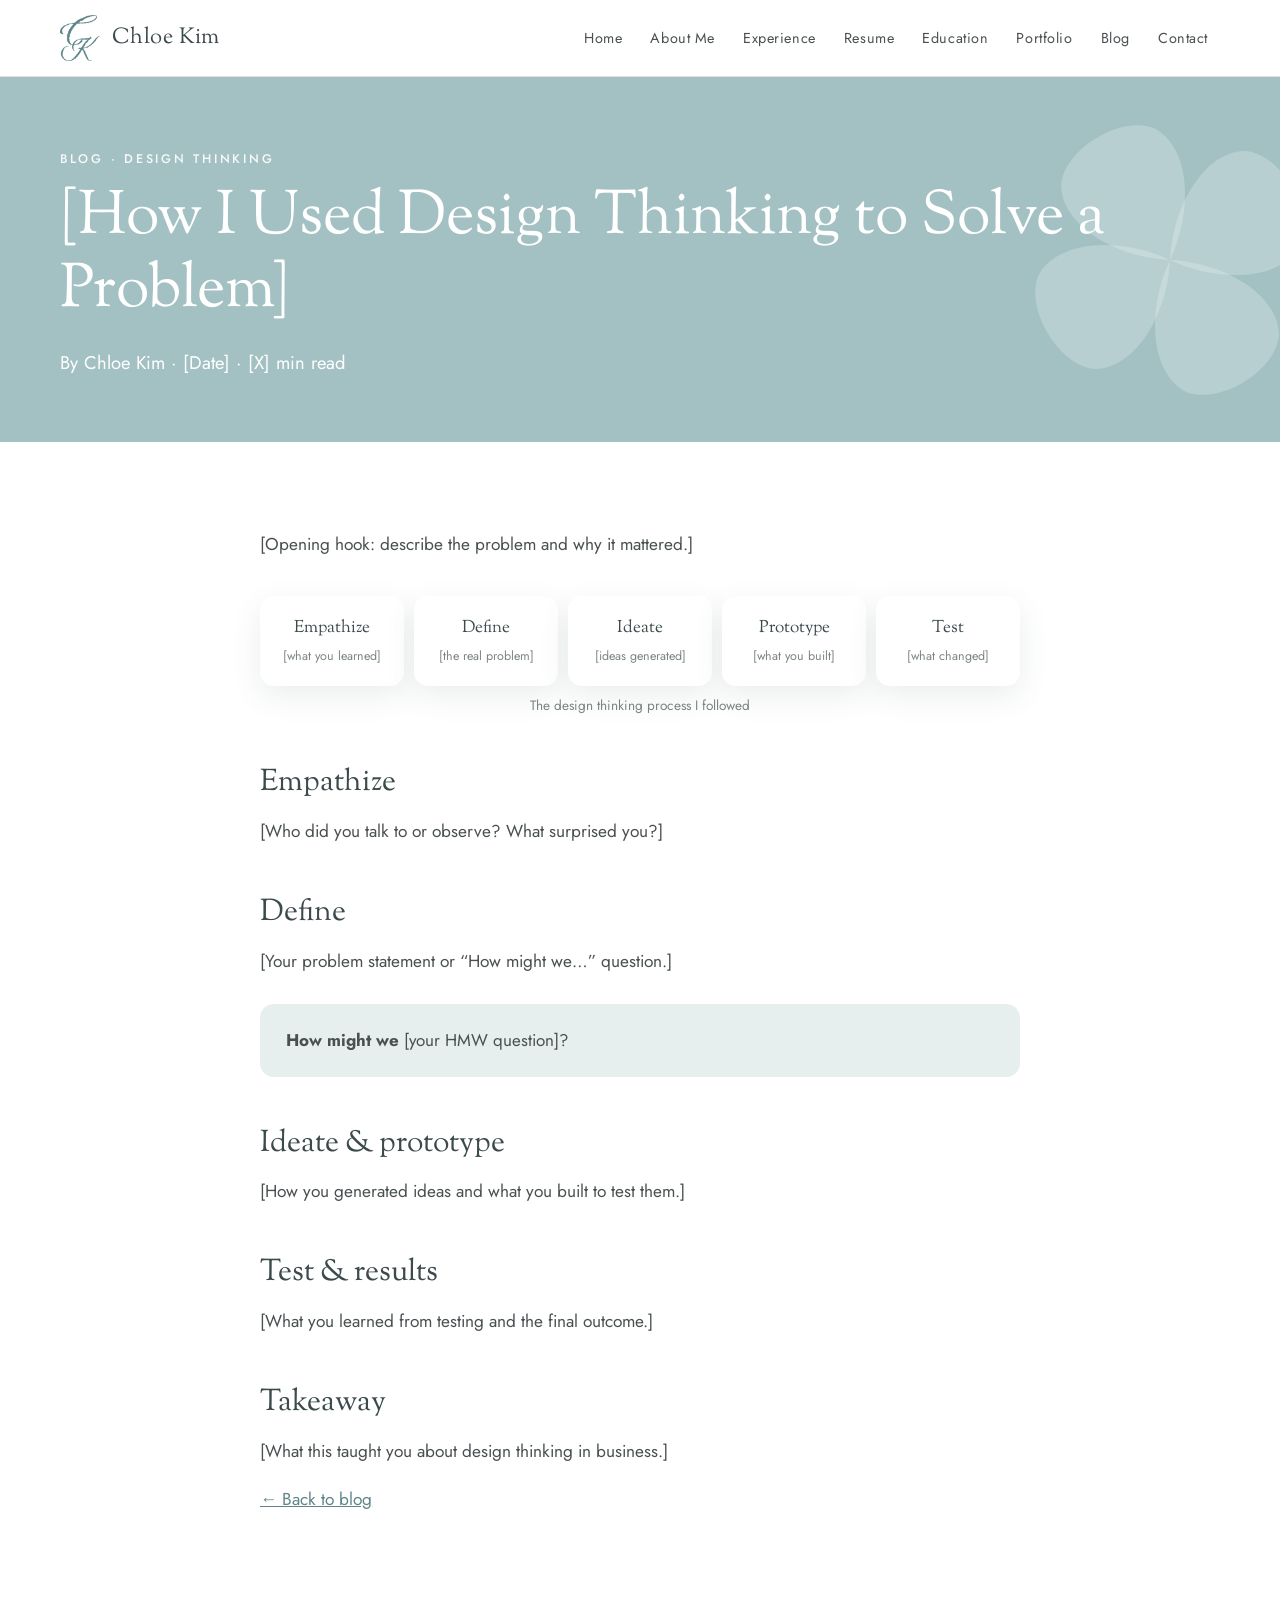
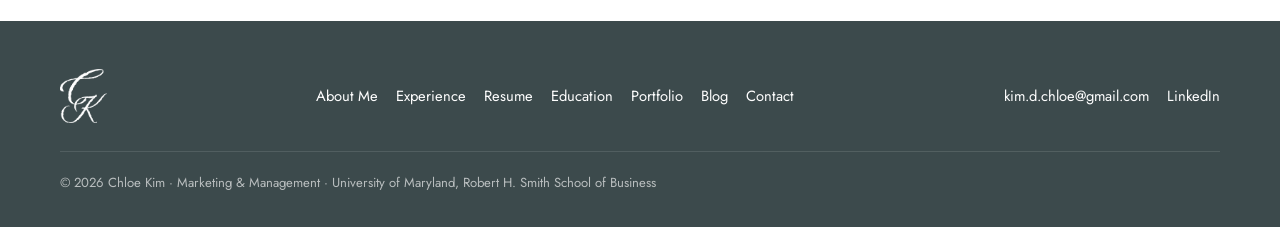
<file: post-design-thinking.html>
<!DOCTYPE html>
<html lang="en">
<head>
<meta charset="utf-8">
<meta name="viewport" content="width=device-width, initial-scale=1">
<title>Design Thinking | Chloe Kim</title>
<meta name="description" content="How I used design thinking to solve a problem.">
<meta property="og:title" content="Design Thinking | Chloe Kim">
<meta property="og:description" content="How I used design thinking to solve a problem.">
<meta property="og:image" content="assets/img/headshot.jpg">
<link rel="icon" href="assets/img/favicon.svg" type="image/svg+xml">
<link rel="preconnect" href="https://fonts.googleapis.com">
<link rel="preconnect" href="https://fonts.gstatic.com" crossorigin>
<link href="https://fonts.googleapis.com/css2?family=Jost:wght@300;400;500&family=Sorts+Mill+Goudy:ital@0;1&display=swap" rel="stylesheet">
<link rel="stylesheet" href="assets/css/style.css">
</head>
<body>
<a class="skip-link" href="#main">Skip to content</a>
<header class="site-header">
  <nav class="container nav" aria-label="Main">
    <a class="brand" href="index.html" aria-label="Chloe Kim — home">
      <img src="assets/img/logo-teal.png" alt="CK monogram">
      <span>Chloe Kim</span>
    </a>
    <button class="nav-toggle" aria-label="Open menu" aria-expanded="false">
      <svg viewBox="0 0 24 24" fill="none" stroke="currentColor" stroke-width="1.8" stroke-linecap="round"><path d="M4 7h16M4 12h16M4 17h16"/></svg>
    </button>
    <ul class="nav-links">
        <li><a href="index.html">Home</a></li>
        <li><a href="about.html">About Me</a></li>
        <li><a href="experience.html">Experience</a></li>
        <li><a href="resume.html">Resume</a></li>
        <li><a href="education.html">Education</a></li>
        <li><a href="portfolio.html">Portfolio</a></li>
        <li><a href="blog.html">Blog</a></li>
        <li><a href="contact.html">Contact</a></li>
    </ul>
  </nav>
</header>
<main id="main">
<section class="page-hero">
  <div class="container">
    <span class="eyebrow">Blog · Design thinking</span>
    <h1>[How I Used Design Thinking to Solve a Problem]</h1>
    <p>By Chloe Kim · [Date] · [X] min read</p>
  </div>
  <div class="hero-clover"><svg viewBox="-30 -30 60 60" fill="currentColor" aria-hidden="true"><g transform="rotate(45)"><path d="M0 0C-9-6-15-17-11-24C-7-30 7-30 11-24C15-17 9-6 0 0Z" transform="rotate(0)"/><path d="M0 0C-9-6-15-17-11-24C-7-30 7-30 11-24C15-17 9-6 0 0Z" transform="rotate(90)"/><path d="M0 0C-9-6-15-17-11-24C-7-30 7-30 11-24C15-17 9-6 0 0Z" transform="rotate(180)"/><path d="M0 0C-9-6-15-17-11-24C-7-30 7-30 11-24C15-17 9-6 0 0Z" transform="rotate(270)"/></g></svg></div>
</section>
<section class="section section--white">
  <article class="container article">
    <p class="lead">[Opening hook: describe the problem and why it mattered.]</p>
    <figure>
      <div class="process">
        <div>Empathize<small>[what you learned]</small></div>
        <div>Define<small>[the real problem]</small></div>
        <div>Ideate<small>[ideas generated]</small></div>
        <div>Prototype<small>[what you built]</small></div>
        <div>Test<small>[what changed]</small></div>
      </div>
      <figcaption>The design thinking process I followed</figcaption>
    </figure>
    <h2>Empathize</h2><p>[Who did you talk to or observe? What surprised you?]</p>
    <h2>Define</h2><p>[Your problem statement or “How might we…” question.]</p>
    <div class="callout"><strong>How might we</strong> [your HMW question]?</div>
    <h2>Ideate &amp; prototype</h2><p>[How you generated ideas and what you built to test them.]</p>
    <h2>Test &amp; results</h2><p>[What you learned from testing and the final outcome.]</p>
    <h2>Takeaway</h2><p>[What this taught you about design thinking in business.]</p>
    <p><a href="blog.html">← Back to blog</a></p>
  </article>
</section>
</main>
<footer class="site-footer">
  <div class="container">
    <div class="footer-inner">
      <a href="index.html"><img src="assets/img/logo-white.png" alt="CK monogram"></a>
      <ul class="footer-links">
        <li><a href="about.html">About Me</a></li><li><a href="experience.html">Experience</a></li><li><a href="resume.html">Resume</a></li><li><a href="education.html">Education</a></li><li><a href="portfolio.html">Portfolio</a></li><li><a href="blog.html">Blog</a></li><li><a href="contact.html">Contact</a></li>
      </ul>
      <ul class="footer-links">
        <li><a href="mailto:kim.d.chloe@gmail.com">kim.d.chloe@gmail.com</a></li>
        <li><a href="https://www.linkedin.com/in/chloekim3" target="_blank" rel="noopener">LinkedIn</a></li>
      </ul>
    </div>
    <div class="footer-bottom">© <span id="year">2026</span> Chloe Kim · Marketing &amp; Management · University of Maryland, Robert H. Smith School of Business</div>
  </div>
</footer>
<script src="assets/js/main.js"></script>
</body>
</html>
</file>
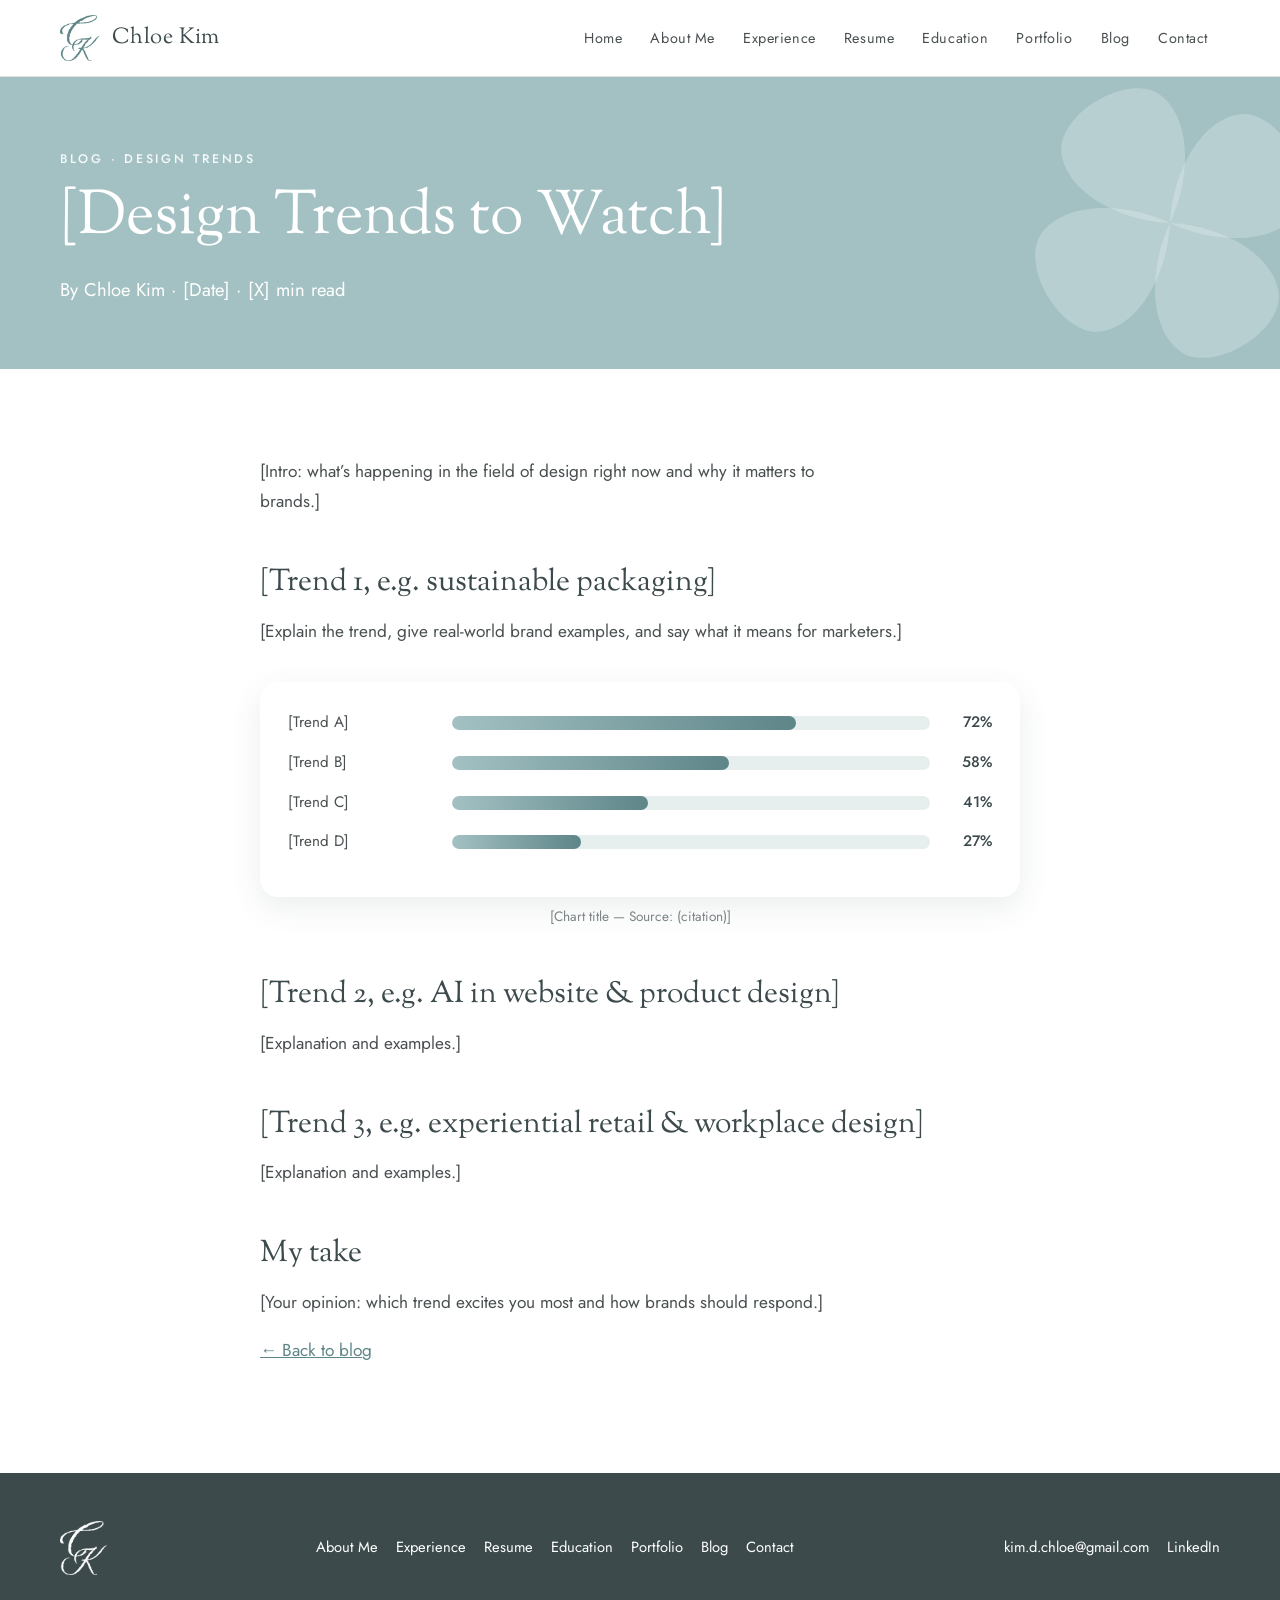
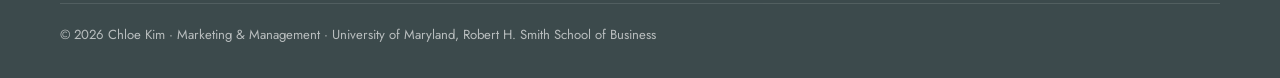
<file: post-design-trends.html>
<!DOCTYPE html>
<html lang="en">
<head>
<meta charset="utf-8">
<meta name="viewport" content="width=device-width, initial-scale=1">
<title>Design Trends | Chloe Kim</title>
<meta name="description" content="A look at current trends in design.">
<meta property="og:title" content="Design Trends | Chloe Kim">
<meta property="og:description" content="A look at current trends in design.">
<meta property="og:image" content="assets/img/headshot.jpg">
<link rel="icon" href="assets/img/favicon.svg" type="image/svg+xml">
<link rel="preconnect" href="https://fonts.googleapis.com">
<link rel="preconnect" href="https://fonts.gstatic.com" crossorigin>
<link href="https://fonts.googleapis.com/css2?family=Jost:wght@300;400;500&family=Sorts+Mill+Goudy:ital@0;1&display=swap" rel="stylesheet">
<link rel="stylesheet" href="assets/css/style.css">
</head>
<body>
<a class="skip-link" href="#main">Skip to content</a>
<header class="site-header">
  <nav class="container nav" aria-label="Main">
    <a class="brand" href="index.html" aria-label="Chloe Kim — home">
      <img src="assets/img/logo-teal.png" alt="CK monogram">
      <span>Chloe Kim</span>
    </a>
    <button class="nav-toggle" aria-label="Open menu" aria-expanded="false">
      <svg viewBox="0 0 24 24" fill="none" stroke="currentColor" stroke-width="1.8" stroke-linecap="round"><path d="M4 7h16M4 12h16M4 17h16"/></svg>
    </button>
    <ul class="nav-links">
        <li><a href="index.html">Home</a></li>
        <li><a href="about.html">About Me</a></li>
        <li><a href="experience.html">Experience</a></li>
        <li><a href="resume.html">Resume</a></li>
        <li><a href="education.html">Education</a></li>
        <li><a href="portfolio.html">Portfolio</a></li>
        <li><a href="blog.html">Blog</a></li>
        <li><a href="contact.html">Contact</a></li>
    </ul>
  </nav>
</header>
<main id="main">
<section class="page-hero">
  <div class="container">
    <span class="eyebrow">Blog · Design trends</span>
    <h1>[Design Trends to Watch]</h1>
    <p>By Chloe Kim · [Date] · [X] min read</p>
  </div>
  <div class="hero-clover"><svg viewBox="-30 -30 60 60" fill="currentColor" aria-hidden="true"><g transform="rotate(45)"><path d="M0 0C-9-6-15-17-11-24C-7-30 7-30 11-24C15-17 9-6 0 0Z" transform="rotate(0)"/><path d="M0 0C-9-6-15-17-11-24C-7-30 7-30 11-24C15-17 9-6 0 0Z" transform="rotate(90)"/><path d="M0 0C-9-6-15-17-11-24C-7-30 7-30 11-24C15-17 9-6 0 0Z" transform="rotate(180)"/><path d="M0 0C-9-6-15-17-11-24C-7-30 7-30 11-24C15-17 9-6 0 0Z" transform="rotate(270)"/></g></svg></div>
</section>
<section class="section section--white">
  <article class="container article">
    <p class="lead">[Intro: what’s happening in the field of design right now and why it matters to brands.]</p>
    <h2>[Trend 1, e.g. sustainable packaging]</h2>
    <p>[Explain the trend, give real-world brand examples, and say what it means for marketers.]</p>
    <figure>
      <div class="trend-chart">
        <!-- EDIT: replace with real statistics and cite your source below -->
        <div class="trend-row"><span>[Trend A]</span><div class="bar"><i style="width:72%"></i></div><b>72%</b></div>
        <div class="trend-row"><span>[Trend B]</span><div class="bar"><i style="width:58%"></i></div><b>58%</b></div>
        <div class="trend-row"><span>[Trend C]</span><div class="bar"><i style="width:41%"></i></div><b>41%</b></div>
        <div class="trend-row"><span>[Trend D]</span><div class="bar"><i style="width:27%"></i></div><b>27%</b></div>
      </div>
      <figcaption>[Chart title — Source: (citation)]</figcaption>
    </figure>
    <h2>[Trend 2, e.g. AI in website &amp; product design]</h2>
    <p>[Explanation and examples.]</p>
    <h2>[Trend 3, e.g. experiential retail &amp; workplace design]</h2>
    <p>[Explanation and examples.]</p>
    <h2>My take</h2>
    <p>[Your opinion: which trend excites you most and how brands should respond.]</p>
    <p><a href="blog.html">← Back to blog</a></p>
  </article>
</section>
</main>
<footer class="site-footer">
  <div class="container">
    <div class="footer-inner">
      <a href="index.html"><img src="assets/img/logo-white.png" alt="CK monogram"></a>
      <ul class="footer-links">
        <li><a href="about.html">About Me</a></li><li><a href="experience.html">Experience</a></li><li><a href="resume.html">Resume</a></li><li><a href="education.html">Education</a></li><li><a href="portfolio.html">Portfolio</a></li><li><a href="blog.html">Blog</a></li><li><a href="contact.html">Contact</a></li>
      </ul>
      <ul class="footer-links">
        <li><a href="mailto:kim.d.chloe@gmail.com">kim.d.chloe@gmail.com</a></li>
        <li><a href="https://www.linkedin.com/in/chloekim3" target="_blank" rel="noopener">LinkedIn</a></li>
      </ul>
    </div>
    <div class="footer-bottom">© <span id="year">2026</span> Chloe Kim · Marketing &amp; Management · University of Maryland, Robert H. Smith School of Business</div>
  </div>
</footer>
<script src="assets/js/main.js"></script>
</body>
</html>
</file>
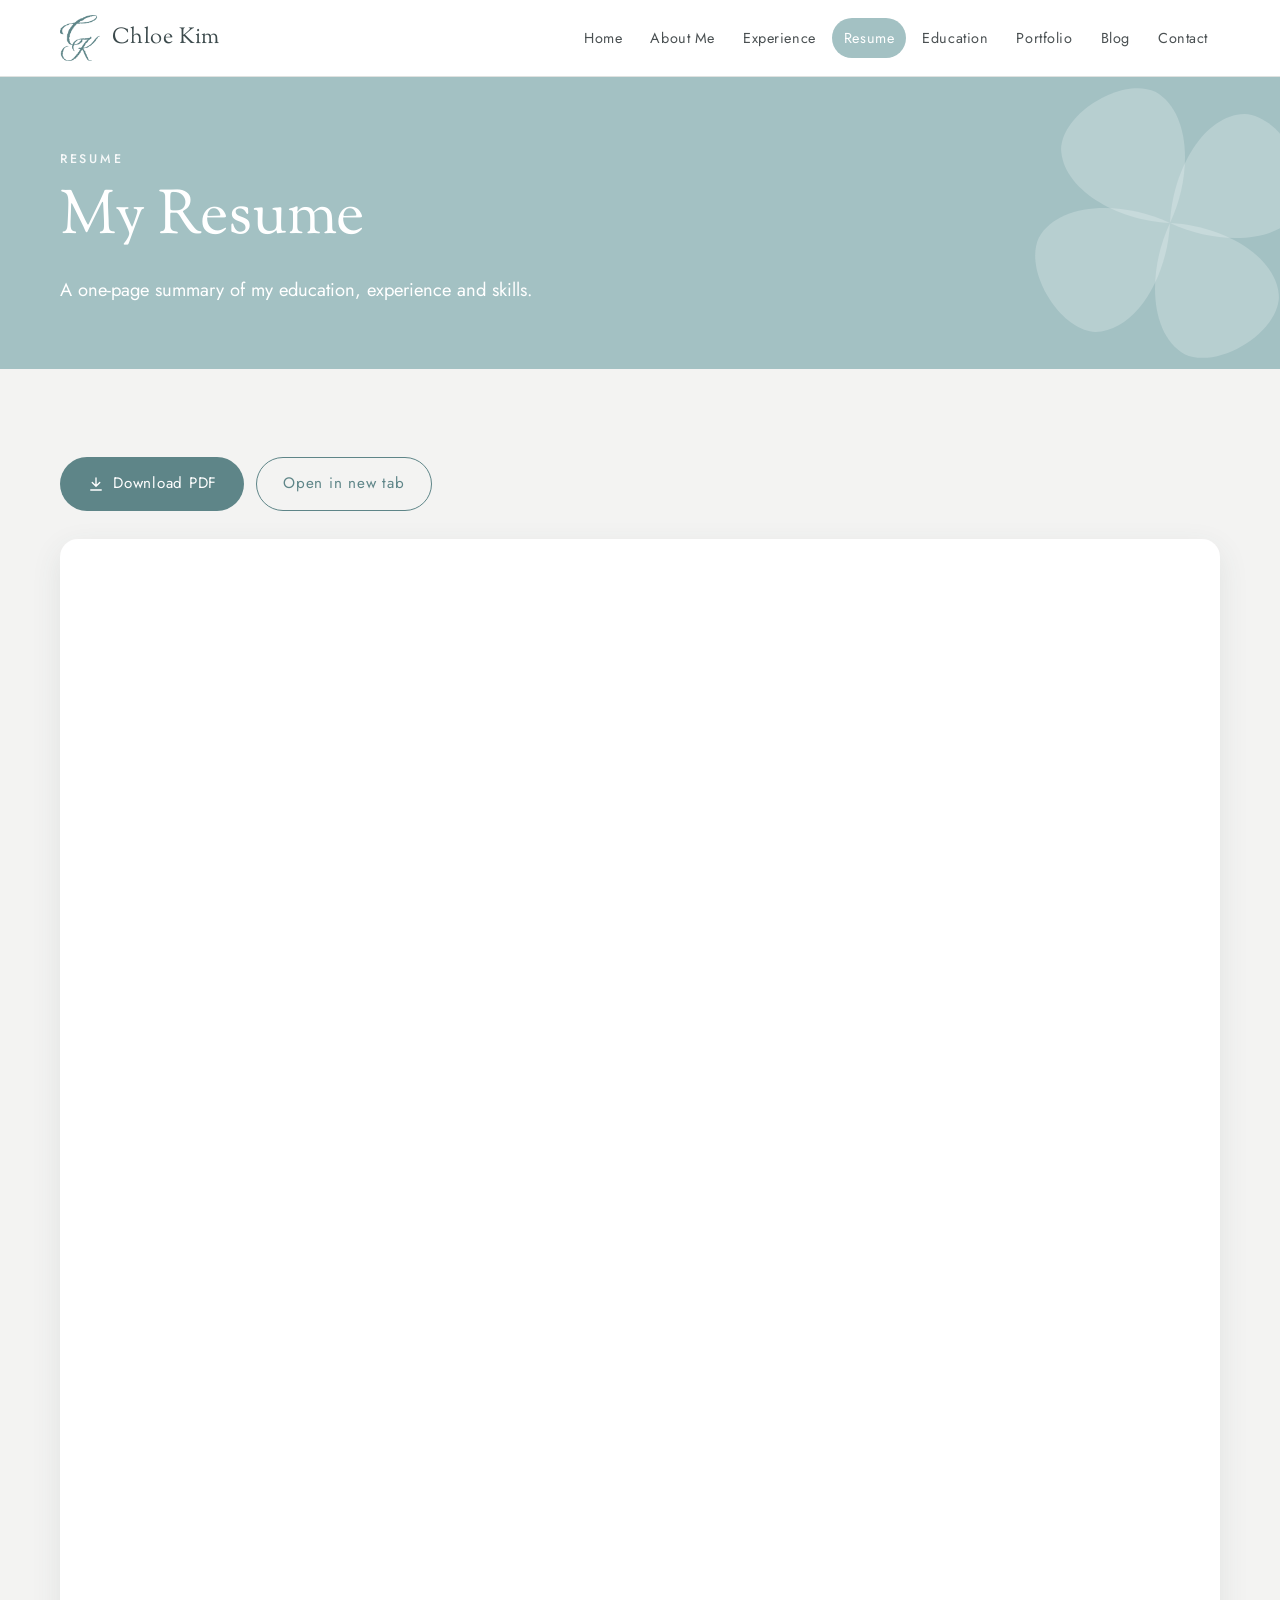
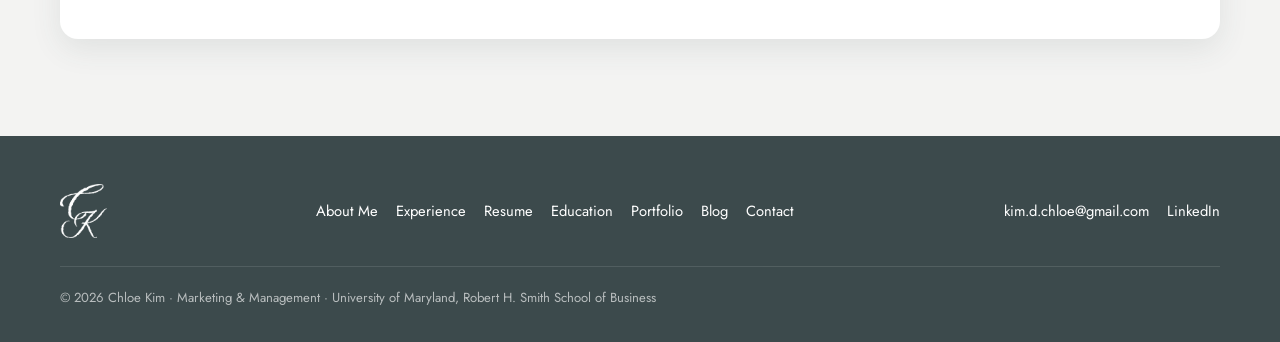
<file: resume.html>
<!DOCTYPE html>
<html lang="en">
<head>
<meta charset="utf-8">
<meta name="viewport" content="width=device-width, initial-scale=1">
<title>Resume | Chloe Kim</title>
<meta name="description" content="Chloe Kim's resume.">
<meta property="og:title" content="Resume | Chloe Kim">
<meta property="og:description" content="Chloe Kim's resume.">
<meta property="og:image" content="assets/img/headshot.jpg">
<link rel="icon" href="assets/img/favicon.svg" type="image/svg+xml">
<link rel="preconnect" href="https://fonts.googleapis.com">
<link rel="preconnect" href="https://fonts.gstatic.com" crossorigin>
<link href="https://fonts.googleapis.com/css2?family=Jost:wght@300;400;500&family=Sorts+Mill+Goudy:ital@0;1&display=swap" rel="stylesheet">
<link rel="stylesheet" href="assets/css/style.css">
</head>
<body>
<a class="skip-link" href="#main">Skip to content</a>
<header class="site-header">
  <nav class="container nav" aria-label="Main">
    <a class="brand" href="index.html" aria-label="Chloe Kim — home">
      <img src="assets/img/logo-teal.png" alt="CK monogram">
      <span>Chloe Kim</span>
    </a>
    <button class="nav-toggle" aria-label="Open menu" aria-expanded="false">
      <svg viewBox="0 0 24 24" fill="none" stroke="currentColor" stroke-width="1.8" stroke-linecap="round"><path d="M4 7h16M4 12h16M4 17h16"/></svg>
    </button>
    <ul class="nav-links">
        <li><a href="index.html">Home</a></li>
        <li><a href="about.html">About Me</a></li>
        <li><a href="experience.html">Experience</a></li>
        <li><a href="resume.html" aria-current="page">Resume</a></li>
        <li><a href="education.html">Education</a></li>
        <li><a href="portfolio.html">Portfolio</a></li>
        <li><a href="blog.html">Blog</a></li>
        <li><a href="contact.html">Contact</a></li>
    </ul>
  </nav>
</header>
<main id="main">
<section class="page-hero">
  <div class="container">
    <span class="eyebrow">Resume</span>
    <h1>My Resume</h1>
    <p>A one-page summary of my education, experience and skills.</p>
  </div>
  <div class="hero-clover"><svg viewBox="-30 -30 60 60" fill="currentColor" aria-hidden="true"><g transform="rotate(45)"><path d="M0 0C-9-6-15-17-11-24C-7-30 7-30 11-24C15-17 9-6 0 0Z" transform="rotate(0)"/><path d="M0 0C-9-6-15-17-11-24C-7-30 7-30 11-24C15-17 9-6 0 0Z" transform="rotate(90)"/><path d="M0 0C-9-6-15-17-11-24C-7-30 7-30 11-24C15-17 9-6 0 0Z" transform="rotate(180)"/><path d="M0 0C-9-6-15-17-11-24C-7-30 7-30 11-24C15-17 9-6 0 0Z" transform="rotate(270)"/></g></svg></div>
</section>
<section class="section">
  <div class="container">
    <div class="btn-row reveal" style="margin-bottom:28px">
      <a class="btn btn-primary" href="assets/docs/Chloe-Kim-Resume.pdf" download><svg viewBox="0 0 24 24" fill="none" stroke="currentColor" stroke-width="1.8" stroke-linecap="round" width="18" height="18"><path d="M12 4v11M7 10l5 5 5-5M5 20h14"/></svg> Download PDF</a>
      <a class="btn btn-outline" href="assets/docs/Chloe-Kim-Resume.pdf" target="_blank" rel="noopener">Open in new tab</a>
    </div>
    <!-- EDIT: replace assets/docs/Chloe-Kim-Resume.pdf with your resume (keep the same file name) -->
    <iframe class="resume-frame reveal" src="assets/docs/Chloe-Kim-Resume.pdf" title="Chloe Kim resume"></iframe>
  </div>
</section>
</main>
<footer class="site-footer">
  <div class="container">
    <div class="footer-inner">
      <a href="index.html"><img src="assets/img/logo-white.png" alt="CK monogram"></a>
      <ul class="footer-links">
        <li><a href="about.html">About Me</a></li><li><a href="experience.html">Experience</a></li><li><a href="resume.html">Resume</a></li><li><a href="education.html">Education</a></li><li><a href="portfolio.html">Portfolio</a></li><li><a href="blog.html">Blog</a></li><li><a href="contact.html">Contact</a></li>
      </ul>
      <ul class="footer-links">
        <li><a href="mailto:kim.d.chloe@gmail.com">kim.d.chloe@gmail.com</a></li>
        <li><a href="https://www.linkedin.com/in/chloekim3" target="_blank" rel="noopener">LinkedIn</a></li>
      </ul>
    </div>
    <div class="footer-bottom">© <span id="year">2026</span> Chloe Kim · Marketing &amp; Management · University of Maryland, Robert H. Smith School of Business</div>
  </div>
</footer>
<script src="assets/js/main.js"></script>
</body>
</html>
</file>
<file: assets/css/style.css>
/* =========================================================
   Chloe Kim — Portfolio
   Brand: dusty teal + soft grey + four-petal clover, CK script monogram
   ========================================================= */

:root {
  /* Brand palette (sampled from Kim Brand Identity files) */
  --teal: #a3c1c3;          /* primary brand teal */
  --teal-deep: #5e8588;     /* accessible teal for text & buttons */
  --teal-ink: #3c4a4c;      /* darkest teal-grey for headings */
  --teal-wash: #e6eeee;     /* very light teal tint */
  --paper: #f3f3f2;         /* letterhead grey */
  --petal: #dfe2e0;         /* clover pattern grey */
  --white: #ffffff;
  --text: #4a5052;
  --muted: #7c8486;
  --matcha: #aeb99a;        /* moodboard accent */
  --blush: #e9cfd2;         /* moodboard accent */

  --serif: "Sorts Mill Goudy", "Goudy Old Style", Georgia, serif;
  --sans: "Jost", "Helvetica Neue", Arial, sans-serif;

  --radius: 18px;
  --shadow: 0 10px 30px rgba(60, 74, 76, 0.10);
  --max: 1160px;
}

* { box-sizing: border-box; }
html { scroll-behavior: smooth; }
body {
  margin: 0;
  font-family: var(--sans);
  font-size: 17px;
  line-height: 1.7;
  color: var(--text);
  background: var(--paper);
  -webkit-font-smoothing: antialiased;
}
img { max-width: 100%; display: block; }
a { color: var(--teal-deep); }
a:hover { color: var(--teal-ink); }

h1, h2, h3, h4 {
  font-family: var(--serif);
  font-weight: 400;
  color: var(--teal-ink);
  line-height: 1.2;
  margin: 0 0 .5em;
}
h1 { font-size: clamp(2.4rem, 5vw, 3.8rem); }
h2 { font-size: clamp(1.9rem, 3.4vw, 2.6rem); }
h3 { font-size: 1.45rem; }
h4 { font-size: 1.15rem; }
p { margin: 0 0 1.1em; }

.container { width: min(var(--max), 100% - 40px); margin-inline: auto; }
.section { padding: 88px 0; }
.section--white { background: var(--white); }
.section--teal { background: var(--teal); color: var(--white); }
.section--teal h2, .section--teal h3 { color: var(--white); }

.eyebrow {
  font-family: var(--sans);
  text-transform: uppercase;
  letter-spacing: .22em;
  font-size: .78rem;
  font-weight: 500;
  color: var(--teal-deep);
  margin-bottom: .8rem;
  display: block;
}
.section--teal .eyebrow, .page-hero .eyebrow, .hero-panel .eyebrow { color: var(--white); opacity: .9; }
.lead { font-size: 1.2rem; color: var(--text); max-width: 60ch; }

/* ---------- Clover pattern (from letterhead/envelope) ---------- */
.clover-pattern {
  background-color: var(--paper);
  background-image: url("data:image/svg+xml,%3Csvg xmlns='http://www.w3.org/2000/svg' width='120' height='120' viewBox='0 0 120 120'%3E%3Cg fill='%23dfe2e0'%3E%3Cg transform='translate(30 30) rotate(45) scale(.95)'%3E%3Cpath d='M0 0C-9-6-15-17-11-24C-7-30 7-30 11-24C15-17 9-6 0 0Z' transform='rotate(0)'/%3E%3Cpath d='M0 0C-9-6-15-17-11-24C-7-30 7-30 11-24C15-17 9-6 0 0Z' transform='rotate(90)'/%3E%3Cpath d='M0 0C-9-6-15-17-11-24C-7-30 7-30 11-24C15-17 9-6 0 0Z' transform='rotate(180)'/%3E%3Cpath d='M0 0C-9-6-15-17-11-24C-7-30 7-30 11-24C15-17 9-6 0 0Z' transform='rotate(270)'/%3E%3C/g%3E%3Cg transform='translate(90 90) rotate(45) scale(.95)'%3E%3Cpath d='M0 0C-9-6-15-17-11-24C-7-30 7-30 11-24C15-17 9-6 0 0Z' transform='rotate(0)'/%3E%3Cpath d='M0 0C-9-6-15-17-11-24C-7-30 7-30 11-24C15-17 9-6 0 0Z' transform='rotate(90)'/%3E%3Cpath d='M0 0C-9-6-15-17-11-24C-7-30 7-30 11-24C15-17 9-6 0 0Z' transform='rotate(180)'/%3E%3Cpath d='M0 0C-9-6-15-17-11-24C-7-30 7-30 11-24C15-17 9-6 0 0Z' transform='rotate(270)'/%3E%3C/g%3E%3C/g%3E%3C/svg%3E");
  background-size: 120px 120px;
}

/* ---------- Header / nav ---------- */
.site-header {
  position: sticky; top: 0; z-index: 50;
  background: rgba(255,255,255,.94);
  backdrop-filter: blur(8px);
  border-bottom: 1px solid var(--petal);
}
.nav {
  display: flex; align-items: center; justify-content: space-between;
  height: 76px;
}
.brand { display: flex; align-items: center; gap: 12px; text-decoration: none; }
.brand img { height: 46px; width: auto; }
.brand span {
  font-family: var(--serif); font-size: 1.35rem; color: var(--teal-ink); letter-spacing: .02em;
}
.nav-links { display: flex; gap: 4px; list-style: none; margin: 0; padding: 0; }
.nav-links a {
  display: block; padding: 8px 12px; border-radius: 999px;
  text-decoration: none; color: var(--text);
  font-size: .9rem; letter-spacing: .04em;
  transition: background .2s, color .2s;
}
.nav-links a:hover { background: var(--teal-wash); color: var(--teal-ink); }
.nav-links a[aria-current="page"] { background: var(--teal); color: var(--white); }
.nav-toggle {
  display: none; background: none; border: 0; cursor: pointer; padding: 10px;
  color: var(--teal-ink);
}
.nav-toggle svg { width: 28px; height: 28px; }

@media (max-width: 1040px) {
  .nav-toggle { display: block; }
  .nav-links {
    position: absolute; top: 76px; left: 0; right: 0;
    flex-direction: column; gap: 0;
    background: var(--white); padding: 10px 20px 20px;
    border-bottom: 1px solid var(--petal);
    box-shadow: var(--shadow);
    display: none;
  }
  .nav-links.open { display: flex; }
  .nav-links a { padding: 12px 14px; font-size: 1rem; }
}

/* ---------- Buttons ---------- */
.btn {
  display: inline-flex; align-items: center; gap: 8px;
  padding: 13px 26px; border-radius: 999px;
  font-family: var(--sans); font-size: .95rem; letter-spacing: .05em;
  text-decoration: none; cursor: pointer; border: 1.5px solid transparent;
  transition: transform .15s, background .2s, color .2s;
}
.btn:hover { transform: translateY(-2px); }
.btn-primary { background: var(--teal-deep); color: var(--white); }
.btn-primary:hover { background: var(--teal-ink); color: var(--white); }
.btn-outline { border-color: var(--teal-deep); color: var(--teal-deep); background: transparent; }
.btn-outline:hover { background: var(--teal-deep); color: var(--white); }
.btn-light { background: var(--white); color: var(--teal-ink); }
.btn-ghost-light { border-color: var(--white); color: var(--white); }
.btn-ghost-light:hover { background: var(--white); color: var(--teal-ink); }
.btn-row { display: flex; flex-wrap: wrap; gap: 12px; }

/* ---------- Home hero (letterhead-inspired) ---------- */
.hero {
  display: grid;
  grid-template-columns: minmax(320px, 40%) 1fr;
  min-height: calc(100vh - 76px);
}
.hero-panel {
  background: var(--teal);
  color: var(--white);
  padding: 64px clamp(28px, 5vw, 72px);
  display: flex; flex-direction: column; justify-content: center;
}
.hero-panel .monogram { width: 150px; margin-bottom: 36px; }
.hero-panel h1 { color: var(--white); margin-bottom: .2em; }
.hero-panel .role {
  font-family: var(--serif); font-size: 1.35rem; margin-bottom: 1.6rem; opacity: .95;
}
.hero-panel p { font-size: 1.12rem; max-width: 34ch; }
.hero-photo {
  display: grid; place-items: center;
  padding: 56px 32px;
}
.photo-frame {
  position: relative;
  width: min(420px, 100%);
}
.photo-frame img {
  border-radius: 220px 220px var(--radius) var(--radius);
  border: 10px solid var(--white);
  box-shadow: var(--shadow);
  aspect-ratio: 4 / 5; object-fit: cover; width: 100%;
}
.photo-frame .clover-badge {
  position: absolute; right: -22px; bottom: 40px;
  width: 96px; height: 96px; border-radius: 50%;
  background: var(--white); display: grid; place-items: center;
  box-shadow: var(--shadow); color: var(--teal);
}
.photo-frame .clover-badge svg { width: 54px; height: 54px; }

@media (max-width: 860px) {
  .hero { grid-template-columns: 1fr; min-height: 0; }
  .hero-panel { padding: 48px 24px; }
  .hero-panel .monogram { width: 110px; margin-bottom: 24px; }
  .photo-frame .clover-badge { right: -6px; width: 76px; height: 76px; }
}

/* ---------- Generic page hero ---------- */
.page-hero {
  background: var(--teal);
  color: var(--white);
  padding: 72px 0 64px;
  position: relative; overflow: hidden;
}
.page-hero h1 { color: var(--white); margin-bottom: .3em; }
.page-hero p { font-size: 1.15rem; max-width: 60ch; margin: 0; }
.page-hero .hero-clover {
  position: absolute; right: -40px; top: 50%; transform: translateY(-50%) rotate(14deg);
  width: 300px; height: 300px; color: rgba(255,255,255,.22);
}
@media (max-width: 700px) { .page-hero .hero-clover { width: 180px; height: 180px; right: -50px; } }

/* ---------- Grids & cards ---------- */
.grid { display: grid; gap: 24px; }
.grid-2 { grid-template-columns: repeat(2, 1fr); }
.grid-3 { grid-template-columns: repeat(3, 1fr); }
.grid-4 { grid-template-columns: repeat(4, 1fr); }
@media (max-width: 900px) { .grid-3, .grid-4 { grid-template-columns: repeat(2, 1fr); } }
@media (max-width: 620px) { .grid-2, .grid-3, .grid-4 { grid-template-columns: 1fr; } }

.card {
  background: var(--white);
  border-radius: var(--radius);
  padding: 32px;
  box-shadow: var(--shadow);
}
.card .icon {
  width: 52px; height: 52px; border-radius: 50%;
  background: var(--teal-wash); color: var(--teal-deep);
  display: grid; place-items: center; margin-bottom: 18px;
}
.card .icon svg { width: 26px; height: 26px; }
a.card { text-decoration: none; color: inherit; transition: transform .2s, box-shadow .2s; display: block; }
a.card:hover { transform: translateY(-4px); box-shadow: 0 16px 36px rgba(60,74,76,.16); }
.card .more { color: var(--teal-deep); font-size: .9rem; letter-spacing: .05em; }

.section-head { margin-bottom: 44px; max-width: 720px; }
.section-head.center { text-align: center; margin-inline: auto; }

/* ---------- About / story ---------- */
.split { display: grid; grid-template-columns: 1fr 1.4fr; gap: 56px; align-items: start; }
@media (max-width: 860px) { .split { grid-template-columns: 1fr; gap: 32px; } }
.story-block { padding: 34px 0; border-top: 1px solid var(--petal); }
.story-block:first-child { border-top: 0; padding-top: 0; }
.story-block h3 { display: flex; align-items: center; gap: 12px; }
.story-block h3 svg { width: 22px; height: 22px; color: var(--teal); flex: none; }
.side-photo { position: sticky; top: 110px; }
.side-photo img { border-radius: var(--radius); box-shadow: var(--shadow); }
.quote {
  font-family: var(--serif); font-size: 1.5rem; line-height: 1.4; color: var(--teal-ink);
  border-left: 3px solid var(--teal); padding-left: 22px; margin: 28px 0 0;
}

/* ---------- Experience ---------- */
.job {
  background: var(--white); border-radius: var(--radius); box-shadow: var(--shadow);
  overflow: hidden; margin-bottom: 32px;
  display: grid; grid-template-columns: 280px 1fr;
}
.job-meta {
  background: var(--teal); color: var(--white); padding: 34px 28px;
}
.job-meta h3 { color: var(--white); margin-bottom: .3em; }
.job-meta .title { font-family: var(--serif); font-size: 1.15rem; margin-bottom: 1rem; }
.job-meta dl { margin: 0; font-size: .95rem; }
.job-meta dt { text-transform: uppercase; letter-spacing: .16em; font-size: .7rem; opacity: .85; margin-top: 12px; }
.job-meta dd { margin: 2px 0 0; }
.job-body { padding: 34px 36px; }
.job-body h4 { margin-top: 1.3em; color: var(--teal-deep); font-size: 1.1rem; }
.job-body h4:first-child { margin-top: 0; }
@media (max-width: 800px) { .job { grid-template-columns: 1fr; } .job-body { padding: 28px 24px; } }

.chips { display: flex; flex-wrap: wrap; gap: 8px; list-style: none; padding: 0; margin: 0; }
.chips li {
  background: var(--teal-wash); color: var(--teal-ink);
  padding: 6px 14px; border-radius: 999px; font-size: .86rem;
}

/* Software proficiency */
.skill { margin-bottom: 20px; }
.skill-top { display: flex; justify-content: space-between; font-size: .95rem; margin-bottom: 6px; }
.skill-top span:last-child { color: var(--teal-deep); font-size: .82rem; letter-spacing: .12em; text-transform: uppercase; }
.bar { height: 10px; border-radius: 999px; background: var(--teal-wash); overflow: hidden; }
.bar i { display: block; height: 100%; border-radius: inherit; background: linear-gradient(90deg, var(--teal), var(--teal-deep)); }
.legend { display: flex; flex-wrap: wrap; gap: 18px; font-size: .85rem; color: var(--muted); margin-top: 8px; }

/* ---------- Resume ---------- */
.resume-frame {
  width: 100%; height: 1100px; border: 0;
  border-radius: var(--radius); box-shadow: var(--shadow); background: var(--white);
}
@media (max-width: 700px) { .resume-frame { height: 640px; } }

/* ---------- Education ---------- */
.edu-card { display: grid; grid-template-columns: auto 1fr; gap: 28px; align-items: center; }
.edu-seal {
  width: 120px; height: 120px; border-radius: 50%;
  background: var(--teal); color: var(--white);
  display: grid; place-items: center; text-align: center;
  font-family: var(--serif); font-size: 1.05rem; line-height: 1.15; padding: 10px;
}
@media (max-width: 620px) { .edu-card { grid-template-columns: 1fr; } }
.stat-row { display: grid; grid-template-columns: repeat(3, 1fr); gap: 20px; margin-top: 28px; }
.stat { background: var(--teal-wash); border-radius: 14px; padding: 18px 20px; }
.stat strong { display: block; font-family: var(--serif); font-size: 1.6rem; font-weight: 400; color: var(--teal-ink); }
.stat span { font-size: .88rem; color: var(--muted); }
@media (max-width: 620px) { .stat-row { grid-template-columns: 1fr; } }

.course { border-top: 3px solid var(--teal); }
.course .code { font-size: .78rem; letter-spacing: .18em; text-transform: uppercase; color: var(--teal-deep); }

.writing-sample {
  background: var(--white); border-radius: var(--radius); box-shadow: var(--shadow);
  padding: 44px clamp(24px, 5vw, 64px);
  font-family: var(--serif); font-size: 1.12rem; line-height: 1.8;
}
.writing-sample h3 { font-size: 1.7rem; }
.writing-sample .byline { font-family: var(--sans); font-size: .85rem; color: var(--muted); letter-spacing: .06em; margin-bottom: 1.6em; }

/* ---------- Portfolio case studies ---------- */
.filters { display: flex; flex-wrap: wrap; gap: 10px; margin-bottom: 36px; }
.filter {
  border: 1.5px solid var(--teal); background: transparent; color: var(--teal-ink);
  padding: 8px 18px; border-radius: 999px; cursor: pointer; font-family: var(--sans); font-size: .9rem;
}
.filter.active, .filter:hover { background: var(--teal); color: var(--white); }

.case {
  background: var(--white); border-radius: var(--radius); box-shadow: var(--shadow);
  overflow: hidden; margin-bottom: 48px;
}
.case-cover { aspect-ratio: 21 / 8; object-fit: cover; width: 100%; background: var(--teal-wash); }
.case-cover.placeholder {
  display: grid; place-items: center; color: var(--teal-deep);
  font-family: var(--serif); font-size: 1.3rem;
}
.case-inner { padding: 40px clamp(24px, 4vw, 52px) 48px; }
.case-tags { display: flex; gap: 8px; flex-wrap: wrap; margin-bottom: 14px; }
.case-tags span { font-size: .75rem; letter-spacing: .14em; text-transform: uppercase; color: var(--teal-deep); background: var(--teal-wash); padding: 4px 12px; border-radius: 999px; }
.case-facts { display: grid; grid-template-columns: repeat(4, 1fr); gap: 16px; margin: 24px 0 32px; padding: 20px 0; border-block: 1px solid var(--petal); }
.case-facts dt { font-size: .72rem; letter-spacing: .16em; text-transform: uppercase; color: var(--muted); }
.case-facts dd { margin: 2px 0 0; color: var(--teal-ink); }
@media (max-width: 760px) { .case-facts { grid-template-columns: repeat(2, 1fr); } }
.case-steps { display: grid; grid-template-columns: repeat(2, 1fr); gap: 28px 40px; }
@media (max-width: 760px) { .case-steps { grid-template-columns: 1fr; } }
.case-steps h4 { display: flex; align-items: center; gap: 10px; }
.case-steps h4 .num {
  width: 30px; height: 30px; border-radius: 50%; background: var(--teal); color: var(--white);
  display: grid; place-items: center; font-family: var(--sans); font-size: .85rem; flex: none;
}
.case-gallery { display: grid; grid-template-columns: repeat(3, 1fr); gap: 14px; margin-top: 32px; }
.case-gallery figure { margin: 0; }
.case-gallery img { border-radius: 12px; aspect-ratio: 4/3; object-fit: cover; width: 100%; }
.case-gallery figcaption { font-size: .82rem; color: var(--muted); margin-top: 6px; }
@media (max-width: 620px) { .case-gallery { grid-template-columns: 1fr 1fr; } }

details.brief {
  margin-top: 32px; background: var(--paper); border-radius: 14px; padding: 4px 24px;
}
details.brief summary {
  cursor: pointer; padding: 16px 0; font-family: var(--serif); font-size: 1.2rem; color: var(--teal-ink);
  list-style: none; display: flex; justify-content: space-between; align-items: center;
}
details.brief summary::-webkit-details-marker { display: none; }
details.brief summary::after { content: "+"; font-family: var(--sans); font-size: 1.5rem; color: var(--teal-deep); }
details.brief[open] summary::after { content: "–"; }
details.brief .brief-body { padding-bottom: 20px; }
details.brief table { width: 100%; border-collapse: collapse; font-size: .95rem; }
details.brief th, details.brief td { text-align: left; vertical-align: top; padding: 10px 12px 10px 0; border-top: 1px solid var(--petal); }
details.brief th { width: 180px; color: var(--teal-deep); font-weight: 500; }
@media (max-width: 620px) { details.brief th { width: 110px; } }

/* ---------- Blog ---------- */
.post-card { padding: 0; overflow: hidden; }
.post-card .post-thumb { aspect-ratio: 16/9; display: grid; place-items: center; }
.post-card .post-thumb svg { width: 90px; height: 90px; color: rgba(255,255,255,.85); }
.post-card .post-body { padding: 28px 30px 32px; }
.post-meta { font-size: .8rem; letter-spacing: .14em; text-transform: uppercase; color: var(--muted); margin-bottom: 8px; }

.article { max-width: 760px; margin-inline: auto; }
.article p, .article li { font-size: 1.08rem; }
.article h2 { font-size: 1.9rem; margin-top: 1.6em; }
.article figure { margin: 36px 0; }
.article figcaption { font-size: .85rem; color: var(--muted); margin-top: 8px; text-align: center; }
.callout { background: var(--teal-wash); border-radius: 14px; padding: 22px 26px; margin: 28px 0; }

.trend-chart { background: var(--white); border-radius: var(--radius); padding: 28px; box-shadow: var(--shadow); }
.trend-row { display: grid; grid-template-columns: 150px 1fr 48px; gap: 14px; align-items: center; margin-bottom: 14px; font-size: .95rem; }
.trend-row .bar { height: 14px; }
.trend-row b { font-weight: 500; color: var(--teal-ink); text-align: right; }
@media (max-width: 560px) { .trend-row { grid-template-columns: 100px 1fr 40px; font-size: .85rem; } }

.process { display: grid; grid-template-columns: repeat(5, 1fr); gap: 10px; counter-reset: step; }
.process div {
  background: var(--white); border-radius: 14px; padding: 18px 14px; text-align: center; box-shadow: var(--shadow);
  font-family: var(--serif); color: var(--teal-ink); font-size: 1.05rem;
}
.process div small { display: block; font-family: var(--sans); font-size: .78rem; color: var(--muted); margin-top: 4px; }
@media (max-width: 700px) { .process { grid-template-columns: 1fr 1fr; } }

/* ---------- Contact ---------- */
.contact-grid { display: grid; grid-template-columns: 1fr 1.3fr; gap: 40px; }
@media (max-width: 860px) { .contact-grid { grid-template-columns: 1fr; } }
.contact-card {
  background: var(--teal); color: var(--white); border-radius: var(--radius);
  padding: 44px 36px; position: relative; overflow: hidden;
}
.contact-card h2 { color: var(--white); }
.contact-card img.monogram { width: 120px; margin-bottom: 24px; }
.contact-list { list-style: none; padding: 0; margin: 24px 0 0; }
.contact-list li { display: flex; gap: 14px; align-items: center; margin-bottom: 16px; }
.contact-list svg { width: 22px; height: 22px; flex: none; }
.contact-list a { color: var(--white); text-decoration: none; border-bottom: 1px solid rgba(255,255,255,.5); }
.contact-list a:hover { border-color: var(--white); }

form.contact-form { background: var(--white); border-radius: var(--radius); padding: 40px 36px; box-shadow: var(--shadow); }
.field { margin-bottom: 20px; }
.field label { display: block; font-size: .85rem; letter-spacing: .08em; text-transform: uppercase; color: var(--teal-deep); margin-bottom: 6px; }
.field input, .field textarea, .field select {
  width: 100%; padding: 13px 16px; border-radius: 12px;
  border: 1.5px solid var(--petal); background: var(--paper);
  font-family: var(--sans); font-size: 1rem; color: var(--text);
}
.field input:focus, .field textarea:focus, .field select:focus { outline: none; border-color: var(--teal); background: var(--white); }
.field textarea { min-height: 150px; resize: vertical; }

/* ---------- CTA band & footer ---------- */
.cta-band { text-align: center; }
.cta-band .btn-row { justify-content: center; margin-top: 24px; }

.site-footer {
  background: var(--teal-ink); color: rgba(255,255,255,.85);
  padding: 48px 0 32px; font-size: .92rem;
}
.footer-inner { display: flex; flex-wrap: wrap; gap: 24px; justify-content: space-between; align-items: center; }
.site-footer img { height: 54px; }
.site-footer a { color: var(--white); text-decoration: none; }
.site-footer a:hover { text-decoration: underline; }
.footer-links { display: flex; flex-wrap: wrap; gap: 18px; list-style: none; padding: 0; margin: 0; }
.footer-bottom { margin-top: 28px; padding-top: 20px; border-top: 1px solid rgba(255,255,255,.15); font-size: .82rem; opacity: .75; }

/* ---------- Reveal on scroll ---------- */
.reveal { opacity: 0; transform: translateY(18px); transition: opacity .7s ease, transform .7s ease; }
.reveal.in { opacity: 1; transform: none; }
.case-gallery img { background: var(--teal-wash); }
@media (prefers-reduced-motion: reduce) {
  .reveal { opacity: 1; transform: none; transition: none; }
  html { scroll-behavior: auto; }
}

.skip-link { position: absolute; left: -999px; top: 0; background: var(--white); padding: 10px; z-index: 100; }
.skip-link:focus { left: 10px; }

.stat-row--4 { grid-template-columns: repeat(4, 1fr); }
@media (max-width: 900px) { .stat-row--4 { grid-template-columns: repeat(2, 1fr); } }
@media (max-width: 480px) { .stat-row--4 { grid-template-columns: 1fr; } }
</file>
